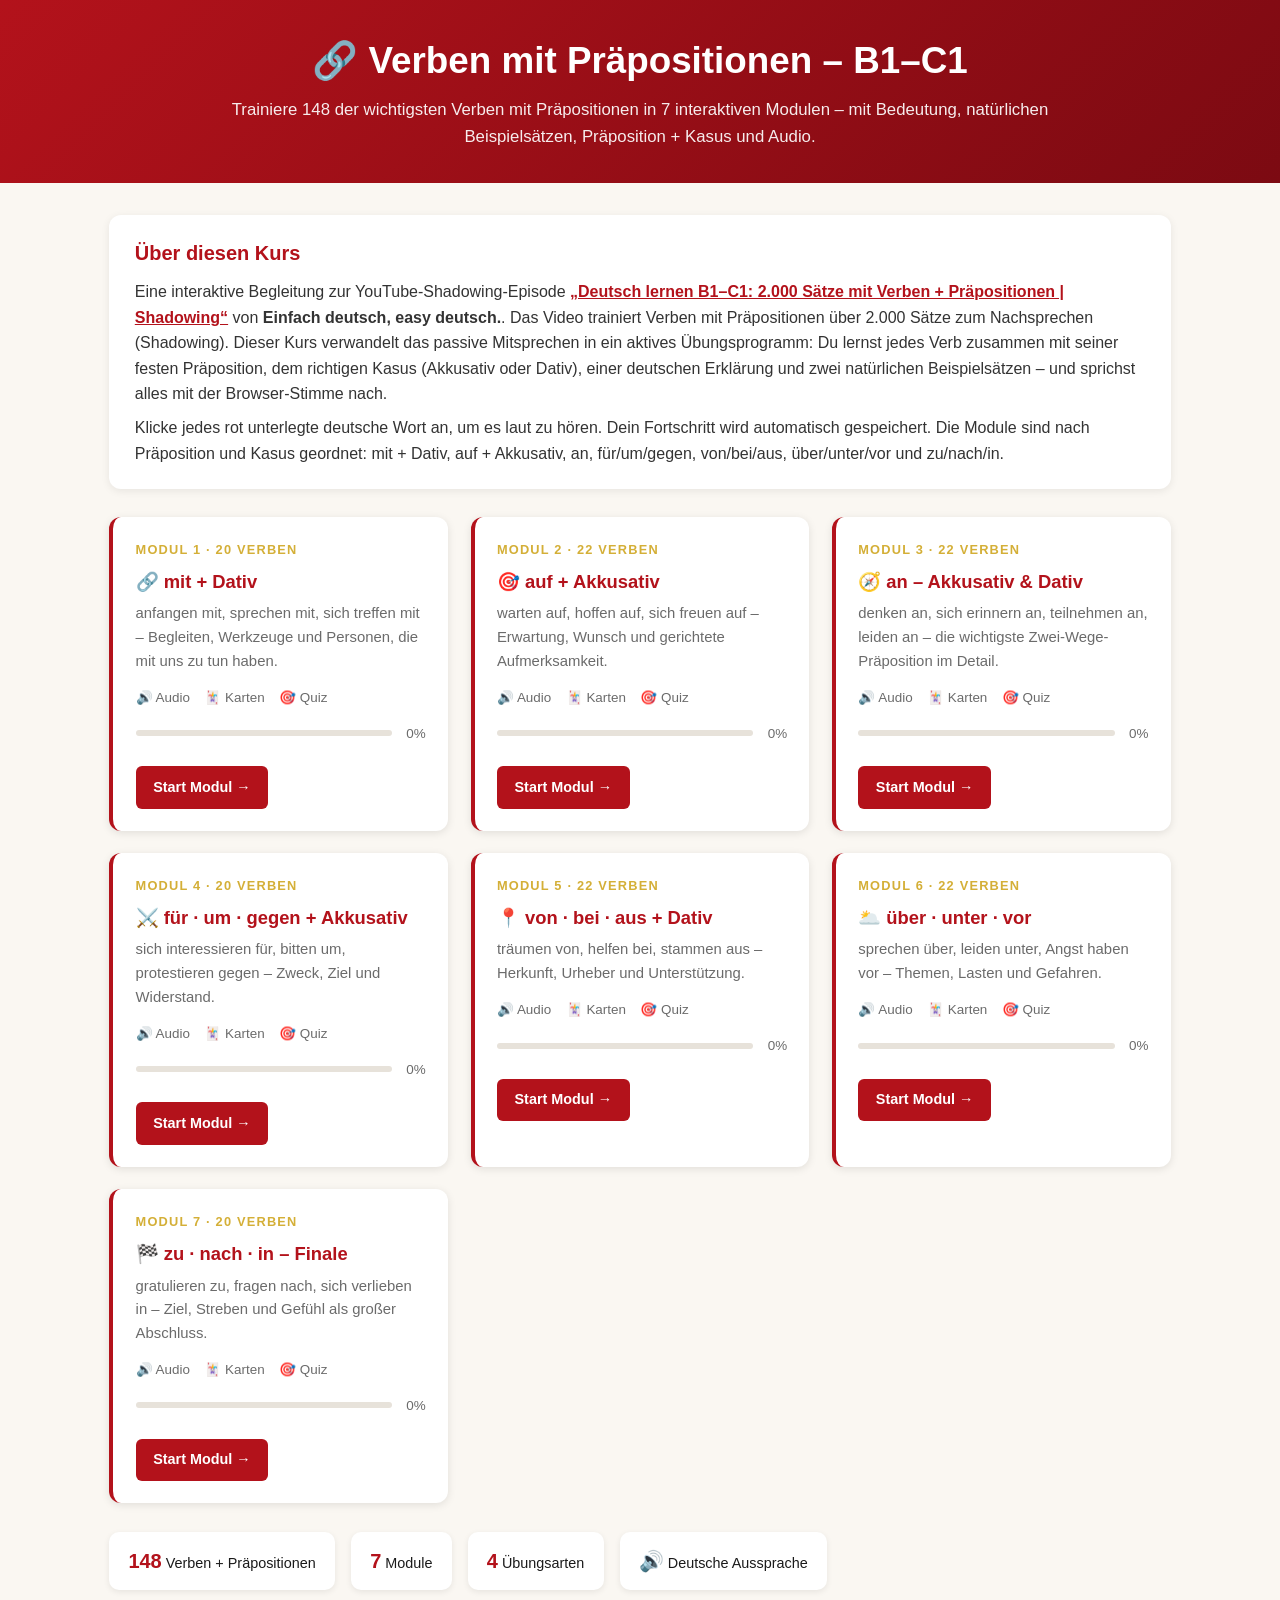
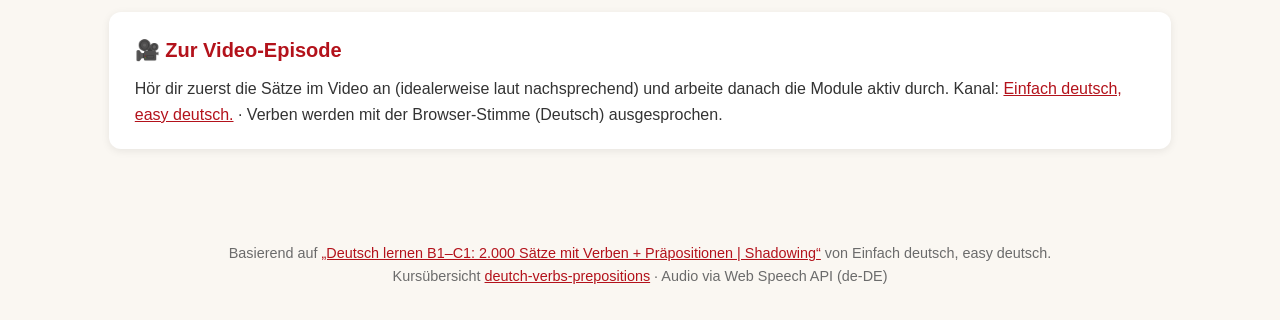
<file: index.html>
<!DOCTYPE html>
<html lang="de">
<head>
<meta charset="UTF-8">
<meta name="viewport" content="width=device-width, initial-scale=1.0">
<title>Verben mit Präpositionen – B1–C1 Shadowing-Training</title>
<style>* { margin: 0; padding: 0; box-sizing: border-box; }
:root { --red:#b3121b; --red-dark:#7c0a12; --gold:#d4af37; --black:#1a1a1a; --grey:#6b6b6b; --cream:#faf7f2; --bg:#f4f4f4; }
body { font-family:-apple-system,BlinkMacSystemFont,'Segoe UI',Roboto,sans-serif; background:var(--cream); color:var(--black); line-height:1.6; }
header { background:linear-gradient(135deg,var(--red) 0%,var(--red-dark) 100%); color:#fff; padding:2rem 1rem; text-align:center; }
header h1 { font-size:clamp(1.5rem,3vw,2.3rem); margin-bottom:.4rem; }
header p { opacity:.92; font-size:1.05rem; max-width:820px; margin:0 auto; }
.container { max-width:1100px; margin:0 auto; padding:2rem 1.2rem; }
.intro { background:#fff; border-radius:12px; padding:1.4rem 1.6rem; margin-bottom:1.8rem; box-shadow:0 2px 8px rgba(0,0,0,.08); }
.intro h2 { color:var(--red); margin-bottom:.6rem; font-size:1.25rem; }
.intro p { color:#333; }
.course-grid { display:grid; grid-template-columns:repeat(auto-fit,minmax(300px,1fr)); gap:1.4rem; margin-bottom:1.8rem; }
.card { background:#fff; border-radius:12px; box-shadow:0 2px 8px rgba(0,0,0,.1); overflow:hidden; transition:transform .2s,box-shadow .2s; border-left:4px solid var(--red); display:flex; flex-direction:column; }
.card:hover { transform:translateY(-3px); box-shadow:0 4px 16px rgba(0,0,0,.16); }
.card-body { padding:1.4rem; flex:1; }
.card .num { color:var(--gold); font-weight:700; font-size:.8rem; text-transform:uppercase; letter-spacing:1.2px; }
.card h3 { color:var(--red); margin:.4rem 0; font-size:1.15rem; }
.card p { color:var(--grey); font-size:.93rem; }
.card .meta { display:flex; gap:.9rem; font-size:.84rem; color:var(--grey); margin:.8rem 0; flex-wrap:wrap; }
.card .bar { height:6px; background:#e7e2da; border-radius:4px; flex:1; min-width:100px; overflow:hidden; align-self:center; }
.card .bar .fill { height:100%; background:linear-gradient(90deg,var(--red),#e0555d); transition:width .4s; }
.card .btn { display:inline-block; margin-top:.6rem; background:var(--red); color:#fff; padding:.6rem 1.1rem; border-radius:6px; text-decoration:none; font-weight:600; font-size:.9rem; text-align:center; transition:background .2s; }
.card .btn:hover { background:var(--red-dark); }
footer { text-align:center; padding:2rem 1rem; color:var(--grey); font-size:.9rem; }
footer a { color:var(--red); }
@media (max-width:600px){ header { padding:1.4rem 1rem; } .course-grid { grid-template-columns:1fr; } }
.stats { display:flex; gap:1rem; flex-wrap:wrap; margin-top:.8rem; }
.stat { background:#fff; border-radius:10px; padding:.8rem 1.2rem; box-shadow:0 2px 6px rgba(0,0,0,.08); font-size:.9rem; }
.stat b { color:var(--red); font-size:1.25rem; }</style>
</head>
<body>
<header>
  <h1>🔗 Verben mit Präpositionen – B1–C1</h1>
  <p>Trainiere 148 der wichtigsten Verben mit Präpositionen in 7 interaktiven Modulen – mit Bedeutung, natürlichen Beispielsätzen, Präposition + Kasus und Audio.</p>
</header>
<div class="container">
  <div class="intro">
    <h2>Über diesen Kurs</h2>
    <p>Eine interaktive Begleitung zur YouTube-Shadowing-Episode
    <a href="https://www.youtube.com/watch?v=x66O3zCSQp8" target="_blank" rel="noopener" style="color:var(--red)"><strong>„Deutsch lernen B1–C1: 2.000 Sätze mit Verben + Präpositionen | Shadowing“</strong></a>
    von <strong>Einfach deutsch, easy deutsch.</strong>. Das Video trainiert Verben mit Präpositionen über 2.000 Sätze zum Nachsprechen (Shadowing). Dieser Kurs verwandelt das passive Mitsprechen in ein aktives Übungsprogramm: Du lernst jedes Verb zusammen mit seiner festen Präposition, dem richtigen Kasus (Akkusativ oder Dativ), einer deutschen Erklärung und zwei natürlichen Beispielsätzen – und sprichst alles mit der Browser-Stimme nach.</p>
    <p style="margin-top:.5rem">Klicke jedes rot unterlegte deutsche Wort an, um es laut zu hören. Dein Fortschritt wird automatisch gespeichert. Die Module sind nach Präposition und Kasus geordnet: mit + Dativ, auf + Akkusativ, an, für/um/gegen, von/bei/aus, über/unter/vor und zu/nach/in.</p>
  </div>
  <div class="course-grid">
<div class="card">
  <div class="card-body">
    <div class="num">Modul 1 · 20 Verben</div>
    <h3>🔗 mit + Dativ</h3>
    <p>anfangen mit, sprechen mit, sich treffen mit – Begleiten, Werkzeuge und Personen, die mit uns zu tun haben.</p>
    <div class="meta"><span>🔊 Audio</span><span>🃏 Karten</span><span>🎯 Quiz</span>
      <div class="bar"><div class="fill" id="bar1" style="width:0%"></div></div>
      <span id="pct1">0%</span>
    </div>
    <a class="btn" href="01-mit-dativ/index.html">Start Modul →</a>
  </div>
</div>
<div class="card">
  <div class="card-body">
    <div class="num">Modul 2 · 22 Verben</div>
    <h3>🎯 auf + Akkusativ</h3>
    <p>warten auf, hoffen auf, sich freuen auf – Erwartung, Wunsch und gerichtete Aufmerksamkeit.</p>
    <div class="meta"><span>🔊 Audio</span><span>🃏 Karten</span><span>🎯 Quiz</span>
      <div class="bar"><div class="fill" id="bar2" style="width:0%"></div></div>
      <span id="pct2">0%</span>
    </div>
    <a class="btn" href="02-auf-akkusativ/index.html">Start Modul →</a>
  </div>
</div>
<div class="card">
  <div class="card-body">
    <div class="num">Modul 3 · 22 Verben</div>
    <h3>🧭 an – Akkusativ &amp; Dativ</h3>
    <p>denken an, sich erinnern an, teilnehmen an, leiden an – die wichtigste Zwei-Wege-Präposition im Detail.</p>
    <div class="meta"><span>🔊 Audio</span><span>🃏 Karten</span><span>🎯 Quiz</span>
      <div class="bar"><div class="fill" id="bar3" style="width:0%"></div></div>
      <span id="pct3">0%</span>
    </div>
    <a class="btn" href="03-an-akkusativ-dativ/index.html">Start Modul →</a>
  </div>
</div>
<div class="card">
  <div class="card-body">
    <div class="num">Modul 4 · 20 Verben</div>
    <h3>⚔️ für · um · gegen + Akkusativ</h3>
    <p>sich interessieren für, bitten um, protestieren gegen – Zweck, Ziel und Widerstand.</p>
    <div class="meta"><span>🔊 Audio</span><span>🃏 Karten</span><span>🎯 Quiz</span>
      <div class="bar"><div class="fill" id="bar4" style="width:0%"></div></div>
      <span id="pct4">0%</span>
    </div>
    <a class="btn" href="04-fuer-um-gegen/index.html">Start Modul →</a>
  </div>
</div>
<div class="card">
  <div class="card-body">
    <div class="num">Modul 5 · 22 Verben</div>
    <h3>📍 von · bei · aus + Dativ</h3>
    <p>träumen von, helfen bei, stammen aus – Herkunft, Urheber und Unterstützung.</p>
    <div class="meta"><span>🔊 Audio</span><span>🃏 Karten</span><span>🎯 Quiz</span>
      <div class="bar"><div class="fill" id="bar5" style="width:0%"></div></div>
      <span id="pct5">0%</span>
    </div>
    <a class="btn" href="05-von-bei-aus/index.html">Start Modul →</a>
  </div>
</div>
<div class="card">
  <div class="card-body">
    <div class="num">Modul 6 · 22 Verben</div>
    <h3>🌥️ über · unter · vor</h3>
    <p>sprechen über, leiden unter, Angst haben vor – Themen, Lasten und Gefahren.</p>
    <div class="meta"><span>🔊 Audio</span><span>🃏 Karten</span><span>🎯 Quiz</span>
      <div class="bar"><div class="fill" id="bar6" style="width:0%"></div></div>
      <span id="pct6">0%</span>
    </div>
    <a class="btn" href="06-ueber-unter-vor/index.html">Start Modul →</a>
  </div>
</div>
<div class="card">
  <div class="card-body">
    <div class="num">Modul 7 · 20 Verben</div>
    <h3>🏁 zu · nach · in – Finale</h3>
    <p>gratulieren zu, fragen nach, sich verlieben in – Ziel, Streben und Gefühl als großer Abschluss.</p>
    <div class="meta"><span>🔊 Audio</span><span>🃏 Karten</span><span>🎯 Quiz</span>
      <div class="bar"><div class="fill" id="bar7" style="width:0%"></div></div>
      <span id="pct7">0%</span>
    </div>
    <a class="btn" href="07-zu-nach-in-finale/index.html">Start Modul →</a>
  </div>
</div></div>
  <div class="stats">
    <div class="stat"><b>148</b> Verben + Präpositionen</div>
    <div class="stat"><b>7</b> Module</div>
    <div class="stat"><b>4</b> Übungsarten</div>
    <div class="stat"><b>🔊</b> Deutsche Aussprache</div>
  </div>
  <div class="intro" style="margin-top:1.4rem">
    <h2>🎥 Zur Video-Episode</h2>
    <p>Hör dir zuerst die Sätze im Video an (idealerweise laut nachsprechend) und arbeite danach die Module aktiv durch. Kanal: <a href="https://www.youtube.com/@einfachdeutsch960" target="_blank" rel="noopener" style="color:var(--red)">Einfach deutsch, easy deutsch.</a> · Verben werden mit der Browser-Stimme (Deutsch) ausgesprochen.</p>
  </div>
</div>
<footer>
  <p>Basierend auf <a href="https://www.youtube.com/watch?v=x66O3zCSQp8" target="_blank">„Deutsch lernen B1–C1: 2.000 Sätze mit Verben + Präpositionen | Shadowing“</a> von Einfach deutsch, easy deutsch.</p>
  <p>Kursübersicht <a href="../index.html">deutch-verbs-prepositions</a> · Audio via Web Speech API (de-DE)</p>
</footer>
<script>
const CATS = [{"id": 1, "verbs": 20}, {"id": 2, "verbs": 22}, {"id": 3, "verbs": 22}, {"id": 4, "verbs": 20}, {"id": 5, "verbs": 22}, {"id": 6, "verbs": 22}, {"id": 7, "verbs": 20}];
function fmt(){
  CATS.forEach(c=>{
    const p = parseInt(localStorage.getItem('dvp-progress-'+c.id)||'0',10);
    document.getElementById('pct'+c.id).textContent = Math.round(p)+'%';
    document.getElementById('bar'+c.id).style.width = Math.round(p)+'%';
  });
}
fmt();
window.addEventListener('storage', fmt);
</script>
</body>
</html>
</file>
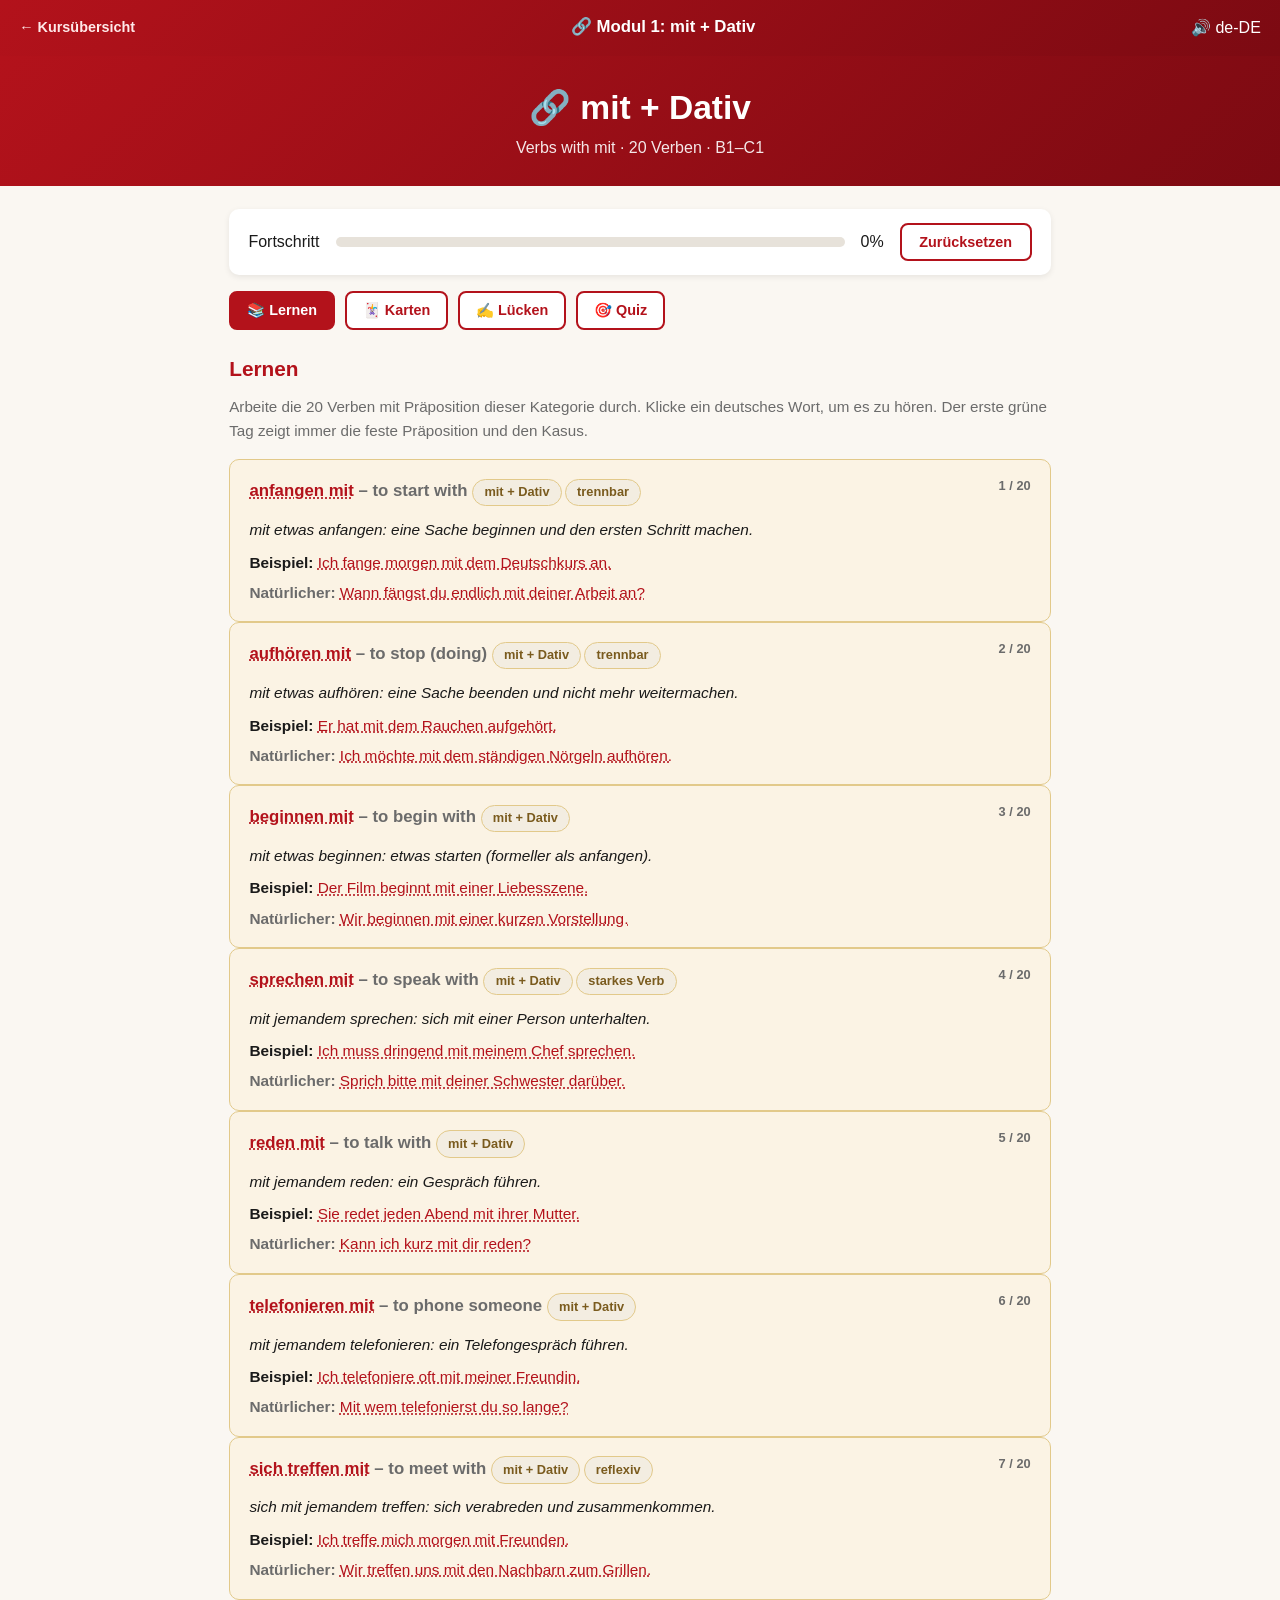
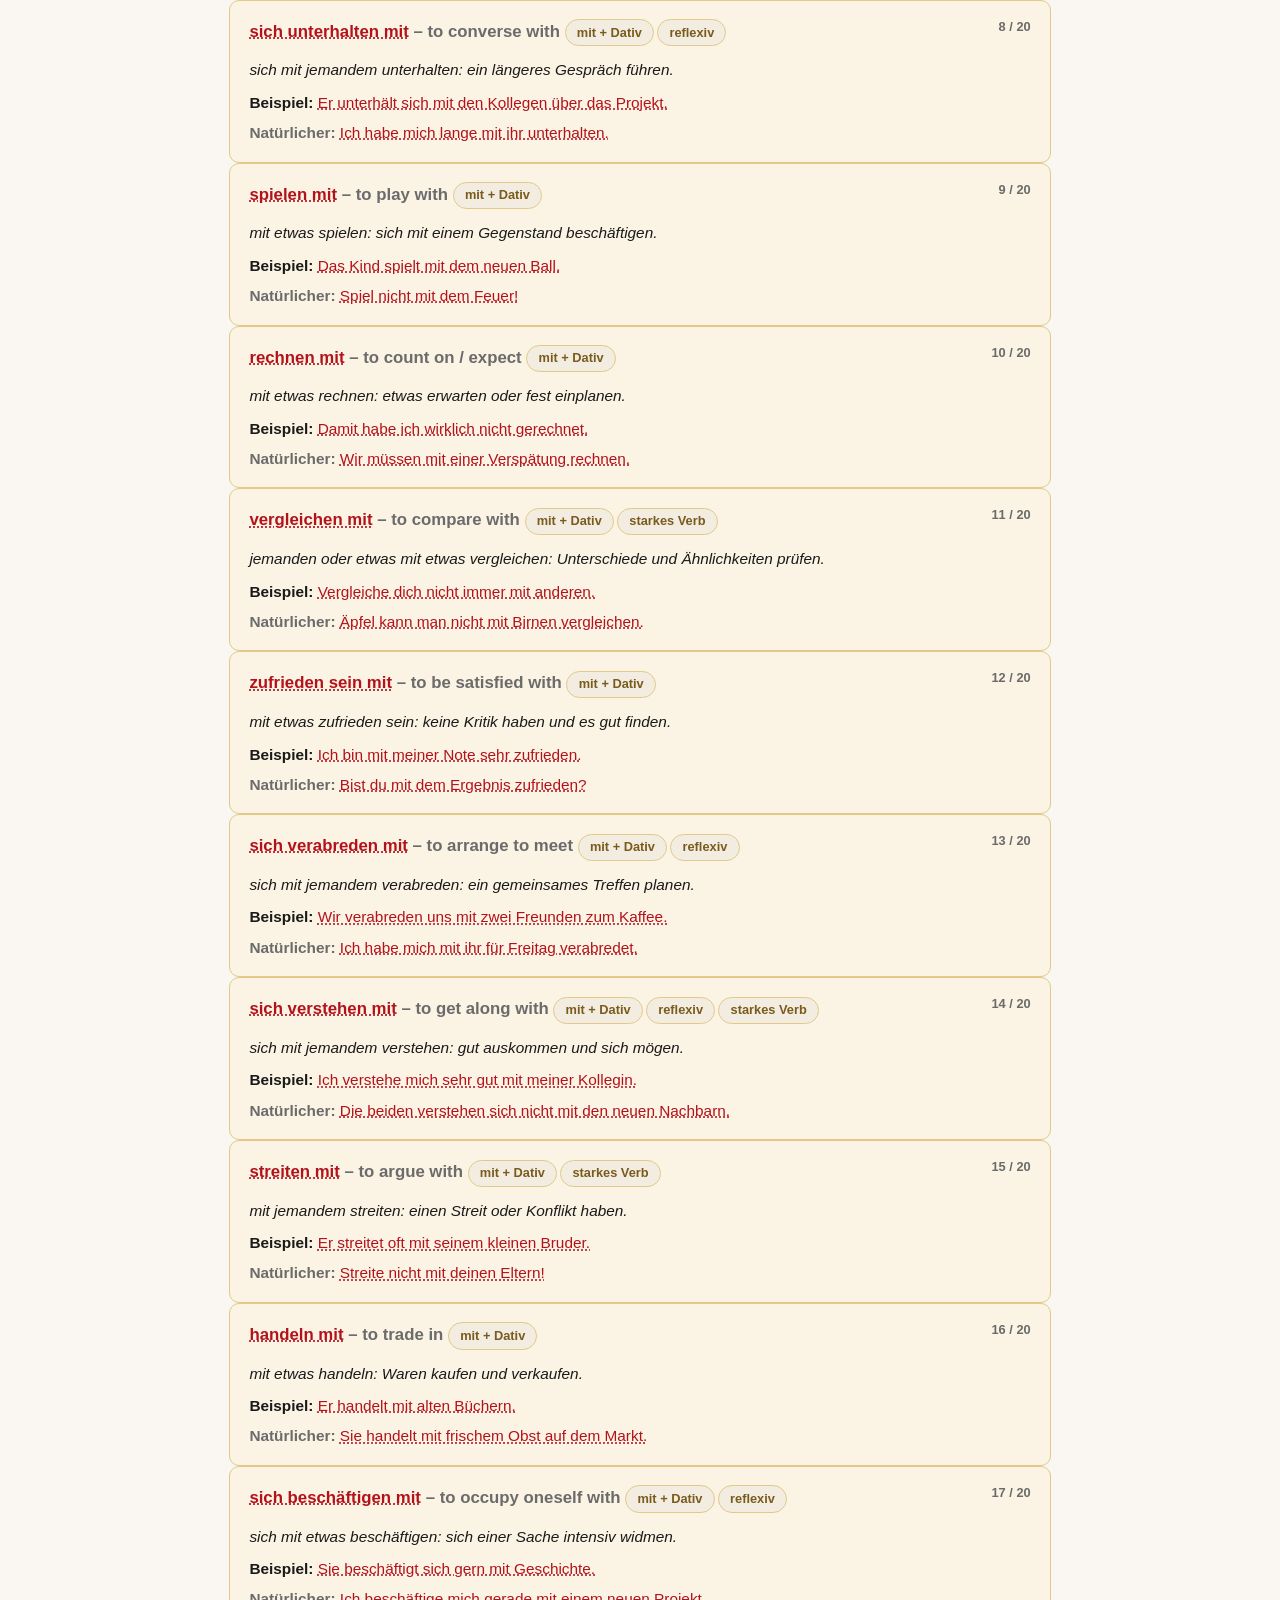
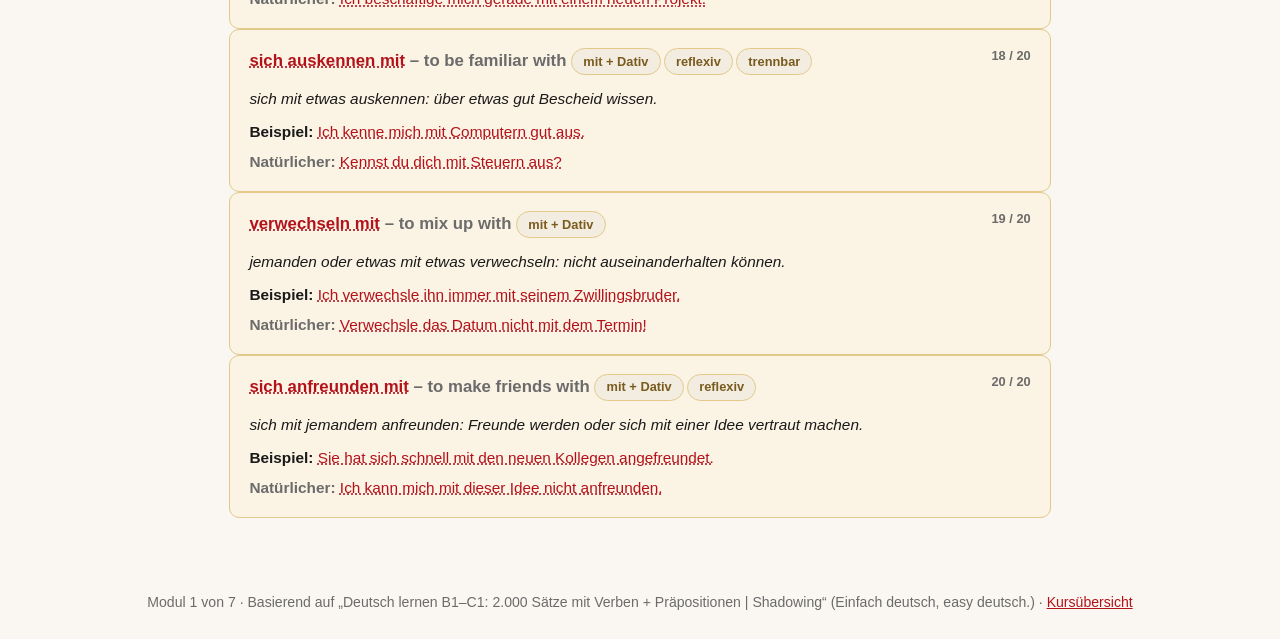
<file: 01-mit-dativ/index.html>
<!DOCTYPE html>
<html lang="de">
<head>
<meta charset="UTF-8">
<meta name="viewport" content="width=device-width, initial-scale=1.0">
<title>Modul 1: mit + Dativ – Verben mit Präpositionen</title>
<style>* { margin:0; padding:0; box-sizing:border-box; }
:root { --red:#b3121b; --red-dark:#7c0a12; --gold:#d4af37; --black:#1a1a1a; --grey:#6b6b6b; --cream:#faf7f2; }
body { font-family:-apple-system,BlinkMacSystemFont,'Segoe UI',Roboto,sans-serif; background:var(--cream); color:var(--black); line-height:1.6; }
.topbar { background:linear-gradient(135deg,var(--red) 0%,var(--red-dark) 100%); color:#fff; padding:.9rem 1.2rem; display:flex; justify-content:space-between; align-items:center; flex-wrap:wrap; gap:.5rem; }
.topbar a { color:#ffe9e9; text-decoration:none; font-weight:600; font-size:.9rem; }
.topbar .title { font-weight:700; font-size:1.05rem; }
header.hdr { background:linear-gradient(135deg,var(--red) 0%,var(--red-dark) 100%); color:#fff; padding:1.6rem 1.2rem; text-align:center; }
header.hdr h1 { font-size:clamp(1.4rem,3vw,2.1rem); }
header.hdr p { opacity:.9; }
.container { max-width:860px; margin:0 auto; padding:1.4rem 1.2rem 3rem; }
.tabs { display:flex; gap:.6rem; flex-wrap:wrap; margin-bottom:1.4rem; }
.tabbtn { border:2px solid var(--red); background:#fff; color:var(--red); padding:.55rem 1rem; border-radius:8px; font-weight:600; cursor:pointer; font-size:.9rem; transition:all .18s; }
.tabbtn.active { background:var(--red); color:#fff; }
.panel { display:none; }
.panel.active { display:block; }
.panel h2 { color:var(--red); margin-bottom:.6rem; font-size:1.3rem; }
.panel p.lede { color:var(--grey); margin-bottom:1rem; font-size:.95rem; }
.speak { color:var(--red); text-decoration:underline dotted; cursor:pointer; }
.progressbox { background:#fff; border-radius:10px; padding:.9rem 1.2rem; box-shadow:0 2px 6px rgba(0,0,0,.08); margin-bottom:1rem; display:flex; align-items:center; gap:1rem; flex-wrap:wrap; }
.progressbox .bar { flex:1; height:10px; background:#e7e2da; border-radius:6px; overflow:hidden; min-width:120px; }
.progressbox .bar .fill { height:100%; background:linear-gradient(90deg,var(--red),#e0555d); transition:width .3s; }
.btn { display:inline-block; background:var(--red); color:#fff; padding:.55rem 1.1rem; border-radius:8px; border:none; font-weight:600; font-size:.9rem; cursor:pointer; transition:background .18s; }
.btn:hover { background:var(--red-dark); }
.btn.gold { background:var(--gold); color:#1a1a1a; }
.btn.ghost { background:#fff; color:var(--red); border:2px solid var(--red); }
.qcard { background:#fff; border-radius:12px; padding:1.3rem 1.5rem; box-shadow:0 2px 8px rgba(0,0,0,.1); margin-bottom:1rem; }
.qcard .q { font-size:1.12rem; margin-bottom:.8rem; }
.qcard .q .german { font-weight:700; color:var(--red); }
.opts { display:grid; gap:.6rem; }
.opt { border:2px solid #ddd; background:#fff; padding:.7rem 1rem; border-radius:8px; cursor:pointer; font-size:.96rem; transition:all .15s; text-align:left; }
.opt:hover { border-color:var(--red); }
.opt.correct { background:#e9f7ec; border-color:#2e9e4f; }
.opt.wrong { background:#fdecec; border-color:#c0392b; }
.reveal { background:#fbf3e4; border:1px solid #e2c98a; border-radius:10px; padding:1rem 1.2rem; margin:.8rem 0 0; font-size:.96rem; }
.reveal .g { font-weight:700; color:var(--red); font-size:1.05rem; }
.reveal .en { color:var(--grey); }
.gramtag { display:inline-block; background:#f3ede1; color:#7a5b1e; border:1px solid #e2c98a; border-radius:20px; padding:.15rem .7rem; font-size:.8rem; margin:.15rem .2rem .15rem 0; }
.navbtns { display:flex; gap:.7rem; margin-top:1rem; flex-wrap:wrap; }
.flipcard { perspective:1000px; cursor:pointer; }
.flipcard .inner { position:relative; width:100%; min-height:220px; transition:transform .5s; transform-style:preserve-3d; }
.flipcard.flipped .inner { transform:rotateY(180deg); }
.face { position:absolute; inset:0; backface-visibility:hidden; -webkit-backface-visibility:hidden; border-radius:14px; padding:1.4rem; display:flex; flex-direction:column; justify-content:center; align-items:center; text-align:center; box-shadow:0 4px 14px rgba(0,0,0,.12); }
.face.front { background:#fff; border:2px solid var(--red); }
.face.front .verb { font-size:1.8rem; font-weight:800; color:var(--red); }
.face.front .hint { color:var(--grey); margin-top:.5rem; font-size:.95rem; }
.face.back { background:var(--red); color:#fff; transform:rotateY(180deg); }
.face.back .en { font-size:1.3rem; font-weight:700; margin-bottom:.6rem; }
.face.back .sent { opacity:.92; }
.empty-note { color:var(--grey); font-size:.9rem; margin-top:.4rem; }
.feedback { font-weight:700; margin-top:.6rem; }
.feedback.ok { color:#2e9e4f; }
.feedback.no { color:#c0392b; }
.feedback.sol { color:var(--grey); font-size:.9rem; font-weight:500; margin-top:.3rem; }
.speak.inline { font-size:.85rem; margin-left:.4rem; }
.qtype { font-size:.85rem; color:var(--grey); margin-bottom:.5rem; }
.qtype-tag { display:inline-block; background:var(--red); color:#fff; border-radius:20px; padding:.12rem .75rem; font-size:.78rem; font-weight:700; text-transform:uppercase; letter-spacing:.4px; vertical-align:middle; }
.qcard.results { text-align:center; border-top:5px solid var(--gold); }
.qcard.results h3 { color:var(--red); margin-bottom:.4rem; font-size:1.4rem; }
.qcard.results .bigscore { font-size:1.15rem; margin:.6rem 0 1rem; }
.qcard.results .navbtns { justify-content:center; }
@media (max-width:560px){ .flipcard .inner { min-height:190px; } .face.front .verb { font-size:1.4rem; } }.face.front .prompt { color:var(--gold); font-weight:700; font-size:.85rem; text-transform:uppercase; letter-spacing:1px; margin-bottom:.4rem; }
.face.front .en { color:var(--grey); margin-top:.4rem; font-size:.95rem; }
.face.back .prep { font-size:1.15rem; font-weight:700; margin-bottom:.5rem; }
.face.back .meaning { opacity:.92; font-size:.9rem; margin-bottom:.5rem; }
</style>
</head>
<body>
<div class="topbar"><a href="../index.html">← Kursübersicht</a><span class="title">🔗 Modul 1: mit + Dativ</span><span>🔊 de-DE</span></div>
<header class="hdr"><h1>🔗 mit + Dativ</h1><p>Verbs with mit · 20 Verben · B1–C1</p></header>
<div class="container">
  <div class="progressbox">
    <span>Fortschritt</span>
    <div class="bar"><div class="fill" id="progFill" style="width:0%"></div></div>
    <span id="progPct">0%</span>
    <button class="btn ghost" onclick="resetProg()">Zurücksetzen</button>
  </div>

  <div class="tabs">
    <button class="tabbtn active" data-tab="study">📚 Lernen</button>
    <button class="tabbtn" data-tab="drill">🃏 Karten</button>
    <button class="tabbtn" data-tab="fill">✍️ Lücken</button>
    <button class="tabbtn" data-tab="quiz">🎯 Quiz</button>
  </div>

  <section class="panel active" id="panel-study">
    <h2>Lernen</h2>
    <p class="lede">Arbeite die 20 Verben mit Präposition dieser Kategorie durch. Klicke ein deutsches Wort, um es zu hören. Der erste grüne Tag zeigt immer die feste Präposition und den Kasus.</p>
    <div id="studyList"></div>
  </section>

  <section class="panel" id="panel-drill">
    <h2>Karten</h2>
    <p class="lede">Sieh das deutsche Verb und überlege, welche Präposition und welcher Kasus dazugehören. Dreh die Karte um, um die Lösung zu sehen.</p>
    <div class="progressbox"><span>Karte</span><span id="drillPos">1 / 20</span><div class="bar"><div class="fill" id="drillFill" style="width:0%"></div></div></div>
    <div class="flipcard" id="flipcard" onclick="flip()">
      <div class="inner">
        <div class="face front">
          <div class="prompt">Welche Präposition?</div>
          <div class="verb" id="drillVerb"></div>
          <div class="en" id="drillEn"></div>
          <div class="hint">Klicke für die Auflösung</div>
        </div>
        <div class="face back">
          <div class="prep" id="drillPrep"></div>
          <div class="sent" id="drillSent"></div>
        </div>
      </div>
    </div>
    <div class="navbtns">
      <button class="btn ghost" onclick="drillPrev()">← Zurück</button>
      <button class="btn" onclick="drillNext()">Weiter →</button>
    </div>
    <p class="empty-note">Karten durchlaufen die Verben in zufälliger Reihenfolge.</p>
  </section>

  <section class="panel" id="panel-fill">
    <h2>Lücken füllen</h2>
    <p class="lede">Vervollständige den Satz mit der passenden Präposition. Wähle die richtige Präposition und klicke auf „Weiter“.</p>
    <div class="progressbox"><span>Frage</span><span id="fillPos">1 / 10</span><div class="bar"><div class="fill" id="fillFill" style="width:0%"></div></div><span>Punkte</span><span id="fillScore">0 / 0</span></div>
    <div id="fillQ"></div>
    <div class="navbtns"><button class="btn ghost" onclick="fillReset()">Neu mischen</button></div>
    <p class="empty-note">10 zufällige Sätze aus dieser Kategorie. Die richtige Präposition wird automatisch erkannt.</p>
  </section>

  <section class="panel" id="panel-quiz">
    <h2>Quiz</h2>
    <p class="lede">10 gemischte Fragetypen: Präposition, Kasus, Übersetzung und Verbwahl. Jede Frage ist oben beschriftet – antworte und klicke auf „Weiter“.</p>
    <div class="progressbox"><span>Frage</span><span id="quizPos">1 / 10</span><div class="bar"><div class="fill" id="quizFill" style="width:0%"></div></div><span>Punkte</span><span id="quizScore">0 / 0</span></div>
    <div id="quizQ"></div>
    <div class="navbtns"><button class="btn ghost" onclick="quizReset()">Neu mischen</button></div>
    <p class="empty-note">10 Fragen, gemischt aus allen 20 Verben mit Präposition dieser Kategorie.</p>
  </section>
</div>
<footer style="text-align:center;padding:1.6rem;color:var(--grey);font-size:.88rem">
  <p>Modul 1 von 7 · Basierend auf „Deutsch lernen B1–C1: 2.000 Sätze mit Verben + Präpositionen | Shadowing“ (Einfach deutsch, easy deutsch.) · <a href="../index.html" style="color:var(--red)">Kursübersicht</a></p>
</footer>
<script>
const VERBS = [{"v": "anfangen mit", "verb": "anfangen", "prep": "mit", "case": "Dativ", "en": "to start with", "meaning": "mit etwas anfangen: eine Sache beginnen und den ersten Schritt machen.", "example": "Ich fange morgen mit dem Deutschkurs an.", "natural": "Wann fängst du endlich mit deiner Arbeit an?", "grammar": "mit + Dativ · trennbar"}, {"v": "aufhören mit", "verb": "aufhören", "prep": "mit", "case": "Dativ", "en": "to stop (doing)", "meaning": "mit etwas aufhören: eine Sache beenden und nicht mehr weitermachen.", "example": "Er hat mit dem Rauchen aufgehört.", "natural": "Ich möchte mit dem ständigen Nörgeln aufhören.", "grammar": "mit + Dativ · trennbar"}, {"v": "beginnen mit", "verb": "beginnen", "prep": "mit", "case": "Dativ", "en": "to begin with", "meaning": "mit etwas beginnen: etwas starten (formeller als anfangen).", "example": "Der Film beginnt mit einer Liebesszene.", "natural": "Wir beginnen mit einer kurzen Vorstellung.", "grammar": "mit + Dativ"}, {"v": "sprechen mit", "verb": "sprechen", "prep": "mit", "case": "Dativ", "en": "to speak with", "meaning": "mit jemandem sprechen: sich mit einer Person unterhalten.", "example": "Ich muss dringend mit meinem Chef sprechen.", "natural": "Sprich bitte mit deiner Schwester darüber.", "grammar": "mit + Dativ · starkes Verb"}, {"v": "reden mit", "verb": "reden", "prep": "mit", "case": "Dativ", "en": "to talk with", "meaning": "mit jemandem reden: ein Gespräch führen.", "example": "Sie redet jeden Abend mit ihrer Mutter.", "natural": "Kann ich kurz mit dir reden?", "grammar": "mit + Dativ"}, {"v": "telefonieren mit", "verb": "telefonieren", "prep": "mit", "case": "Dativ", "en": "to phone someone", "meaning": "mit jemandem telefonieren: ein Telefongespräch führen.", "example": "Ich telefoniere oft mit meiner Freundin.", "natural": "Mit wem telefonierst du so lange?", "grammar": "mit + Dativ"}, {"v": "sich treffen mit", "verb": "sich treffen", "prep": "mit", "case": "Dativ", "en": "to meet with", "meaning": "sich mit jemandem treffen: sich verabreden und zusammenkommen.", "example": "Ich treffe mich morgen mit Freunden.", "natural": "Wir treffen uns mit den Nachbarn zum Grillen.", "grammar": "mit + Dativ · reflexiv"}, {"v": "sich unterhalten mit", "verb": "sich unterhalten", "prep": "mit", "case": "Dativ", "en": "to converse with", "meaning": "sich mit jemandem unterhalten: ein längeres Gespräch führen.", "example": "Er unterhält sich mit den Kollegen über das Projekt.", "natural": "Ich habe mich lange mit ihr unterhalten.", "grammar": "mit + Dativ · reflexiv"}, {"v": "spielen mit", "verb": "spielen", "prep": "mit", "case": "Dativ", "en": "to play with", "meaning": "mit etwas spielen: sich mit einem Gegenstand beschäftigen.", "example": "Das Kind spielt mit dem neuen Ball.", "natural": "Spiel nicht mit dem Feuer!", "grammar": "mit + Dativ"}, {"v": "rechnen mit", "verb": "rechnen", "prep": "mit", "case": "Dativ", "en": "to count on / expect", "meaning": "mit etwas rechnen: etwas erwarten oder fest einplanen.", "example": "Damit habe ich wirklich nicht gerechnet.", "natural": "Wir müssen mit einer Verspätung rechnen.", "grammar": "mit + Dativ"}, {"v": "vergleichen mit", "verb": "vergleichen", "prep": "mit", "case": "Dativ", "en": "to compare with", "meaning": "jemanden oder etwas mit etwas vergleichen: Unterschiede und Ähnlichkeiten prüfen.", "example": "Vergleiche dich nicht immer mit anderen.", "natural": "Äpfel kann man nicht mit Birnen vergleichen.", "grammar": "mit + Dativ · starkes Verb"}, {"v": "zufrieden sein mit", "verb": "zufrieden sein", "prep": "mit", "case": "Dativ", "en": "to be satisfied with", "meaning": "mit etwas zufrieden sein: keine Kritik haben und es gut finden.", "example": "Ich bin mit meiner Note sehr zufrieden.", "natural": "Bist du mit dem Ergebnis zufrieden?", "grammar": "mit + Dativ"}, {"v": "sich verabreden mit", "verb": "sich verabreden", "prep": "mit", "case": "Dativ", "en": "to arrange to meet", "meaning": "sich mit jemandem verabreden: ein gemeinsames Treffen planen.", "example": "Wir verabreden uns mit zwei Freunden zum Kaffee.", "natural": "Ich habe mich mit ihr für Freitag verabredet.", "grammar": "mit + Dativ · reflexiv"}, {"v": "sich verstehen mit", "verb": "sich verstehen", "prep": "mit", "case": "Dativ", "en": "to get along with", "meaning": "sich mit jemandem verstehen: gut auskommen und sich mögen.", "example": "Ich verstehe mich sehr gut mit meiner Kollegin.", "natural": "Die beiden verstehen sich nicht mit den neuen Nachbarn.", "grammar": "mit + Dativ · reflexiv · starkes Verb"}, {"v": "streiten mit", "verb": "streiten", "prep": "mit", "case": "Dativ", "en": "to argue with", "meaning": "mit jemandem streiten: einen Streit oder Konflikt haben.", "example": "Er streitet oft mit seinem kleinen Bruder.", "natural": "Streite nicht mit deinen Eltern!", "grammar": "mit + Dativ · starkes Verb"}, {"v": "handeln mit", "verb": "handeln", "prep": "mit", "case": "Dativ", "en": "to trade in", "meaning": "mit etwas handeln: Waren kaufen und verkaufen.", "example": "Er handelt mit alten Büchern.", "natural": "Sie handelt mit frischem Obst auf dem Markt.", "grammar": "mit + Dativ"}, {"v": "sich beschäftigen mit", "verb": "sich beschäftigen", "prep": "mit", "case": "Dativ", "en": "to occupy oneself with", "meaning": "sich mit etwas beschäftigen: sich einer Sache intensiv widmen.", "example": "Sie beschäftigt sich gern mit Geschichte.", "natural": "Ich beschäftige mich gerade mit einem neuen Projekt.", "grammar": "mit + Dativ · reflexiv"}, {"v": "sich auskennen mit", "verb": "sich auskennen", "prep": "mit", "case": "Dativ", "en": "to be familiar with", "meaning": "sich mit etwas auskennen: über etwas gut Bescheid wissen.", "example": "Ich kenne mich mit Computern gut aus.", "natural": "Kennst du dich mit Steuern aus?", "grammar": "mit + Dativ · reflexiv · trennbar"}, {"v": "verwechseln mit", "verb": "verwechseln", "prep": "mit", "case": "Dativ", "en": "to mix up with", "meaning": "jemanden oder etwas mit etwas verwechseln: nicht auseinanderhalten können.", "example": "Ich verwechsle ihn immer mit seinem Zwillingsbruder.", "natural": "Verwechsle das Datum nicht mit dem Termin!", "grammar": "mit + Dativ"}, {"v": "sich anfreunden mit", "verb": "sich anfreunden", "prep": "mit", "case": "Dativ", "en": "to make friends with", "meaning": "sich mit jemandem anfreunden: Freunde werden oder sich mit einer Idee vertraut machen.", "example": "Sie hat sich schnell mit den neuen Kollegen angefreundet.", "natural": "Ich kann mich mit dieser Idee nicht anfreunden.", "grammar": "mit + Dativ · reflexiv"}];
const CATID = 1;
// =============================================================
//  Verben mit Präpositionen - module app logic
//  Expects VERBS (array) and CATID (int) defined before this file.
// =============================================================
const N = VERBS.length;
const KEY = 'dvp-progress-' + CATID;

const TTS = (() => {
  const u = ('speechSynthesis' in window) ? window.speechSynthesis : null;
  let voice = null;
  if (u) {
    const pick = () => {
      const vs = u.getVoices();
      voice = vs.find(v => v.lang === 'de-DE') || vs.find(v => v.lang && v.lang.slice(0, 2) === 'de') || null;
    };
    pick();
    u.onvoiceschanged = pick;
  }
  return {
    ok: !!u,
    speak(t) {
      if (!u) return;
      u.cancel();
      const x = new SpeechSynthesisUtterance(t);
      x.lang = 'de-DE';
      x.rate = 0.92;
      if (voice) x.voice = voice;
      u.speak(x);
    }
  };
})();

window.speak = function (t) { TTS.speak(t); };

function escHtml(s) {
  return String(s).replace(/&/g, '&amp;').replace(/</g, '&lt;').replace(/>/g, '&gt;');
}

function q(tag, attrs, html) {
  const el = document.createElement(tag);
  for (const k in attrs) el.setAttribute(k, attrs[k]);
  if (html != null) el.innerHTML = html;
  return el;
}

// ---------- progress ----------
function setProg(p) {
  p = Math.max(0, Math.min(100, Math.round(p)));
  localStorage.setItem(KEY, p);
  const f = document.getElementById('progFill');
  const t = document.getElementById('progPct');
  if (f) f.style.width = p + '%';
  if (t) t.textContent = p + '%';
}
function getProg() { return parseInt(localStorage.getItem(KEY) || '0', 10); }
function resetProg() {
  if (confirm('Fortschritt zurücksetzen?')) {
    localStorage.removeItem(KEY);
    setProg(0);
  }
}
setProg(getProg());

// ---------- tabs ----------
document.querySelectorAll('.tabbtn').forEach(b => b.addEventListener('click', () => {
  document.querySelectorAll('.tabbtn').forEach(x => x.classList.remove('active'));
  document.querySelectorAll('.panel').forEach(x => x.classList.remove('active'));
  b.classList.add('active');
  document.getElementById('panel-' + b.dataset.tab).classList.add('active');
}));

// ---------- helpers ----------
function shuffle(a) {
  const arr = a.slice();
  for (let i = arr.length - 1; i > 0; i--) {
    const j = Math.floor(Math.random() * (i + 1));
    [arr[i], arr[j]] = [arr[j], arr[i]];
  }
  return arr;
}

const PREPS = ['an', 'auf', 'aus', 'bei', 'durch', 'für', 'gegen', 'in', 'mit', 'nach', 'über', 'um', 'unter', 'von', 'vor', 'zu'];

// Blank the preposition in a sentence (example preferred, else natural).
function clozeFor(v) {
  const re = new RegExp('\\b' + v.prep.replace(/[.*+?^${}()|[\]\\]/g, '\\$&') + '\\b', 'i');
  for (const c of [{ s: v.example, label: 'Beispiel' }, { s: v.natural, label: 'Natürlicher' }]) {
    const m = c.s.match(re);
    if (m) {
      return {
        blanked: c.s.slice(0, m.index) + '______' + c.s.slice(m.index + m[0].length),
        original: c.s,
        label: c.label,
        hit: m[0]
      };
    }
  }
  return null;
}

// 4 preposition options (1 correct + 3 plausible distractors)
function prepOptions(correct) {
  const seen = new Set([correct.toLowerCase()]);
  const opts = [correct];
  for (const p of shuffle(PREPS)) {
    if (!seen.has(p.toLowerCase())) { seen.add(p.toLowerCase()); opts.push(p); }
    if (opts.length === 4) break;
  }
  return shuffle(opts);
}

// 4 verb+preposition options (1 correct + 3 distractors)
function verbOptions(correctV) {
  const seen = new Set([correctV.toLowerCase()]);
  const opts = [correctV];
  for (const w of shuffle(VERBS.map(x => x.v))) {
    const key = w.toLowerCase();
    if (!seen.has(key)) { seen.add(key); opts.push(w); }
    if (opts.length === 4) break;
  }
  return shuffle(opts);
}

// ---------- study ----------
(function () {
  const list = document.getElementById('studyList');
  VERBS.forEach((v, i) => {
    const tags = escHtml(v.grammar).split('·').map(g => `<span class="gramtag">${g.trim()}</span>`).join('');
    const card = q('div', { className: 'qcard' }, `
      <div class="reveal" style="margin:0">
        <div class="g"><span class="speak" data-speak="verb">${escHtml(v.v)}</span>
          <span class="en">– ${escHtml(v.en)}</span> ${tags}
          <span style="float:right;color:var(--grey);font-size:.8rem">${i + 1} / ${N}</span>
        </div>
        <div style="margin-top:.6rem"><em>${escHtml(v.meaning)}</em></div>
        <div style="margin-top:.5rem"><b>Beispiel:</b> <span class="speak" data-speak="example">${escHtml(v.example)}</span></div>
        <div style="margin-top:.35rem;color:var(--grey)"><b>Natürlicher:</b> <span class="speak" data-speak="natural">${escHtml(v.natural)}</span></div>
      </div>`);
    card.querySelectorAll('.speak[data-speak]').forEach(sp => {
      sp.addEventListener('click', e => {
        e.stopPropagation();
        const kind = sp.dataset.speak;
        TTS.speak(kind === 'verb' ? v.v : kind === 'example' ? v.example : v.natural);
      });
    });
    list.appendChild(card);
  });
})();

// ---------- drill (flashcards) ----------
let drillOrder = shuffle([...Array(N).keys()]);
let drillIdx = 0;

function setDrill() {
  const v = VERBS[drillOrder[drillIdx]];
  const card = document.getElementById('flipcard');
  card.classList.remove('flipped');
  const verbEl = document.getElementById('drillVerb');
  verbEl.className = 'verb speak';
  verbEl.textContent = v.verb;
  verbEl.onclick = (e) => { e.stopPropagation(); TTS.speak(v.v); };
  document.getElementById('drillEn').textContent = v.en;
  document.getElementById('drillPrep').textContent = v.prep + ' + ' + v.case;
  document.getElementById('drillSent').innerHTML =
    '<b>' + escHtml(v.v) + '</b> = ' + escHtml(v.en) + '<br><br><b>Beispiel:</b> ' + escHtml(v.example) + '<br><b>Natürlicher:</b> ' + escHtml(v.natural);
  document.getElementById('drillPos').textContent = (drillIdx + 1) + ' / ' + N;
  document.getElementById('drillFill').style.width = ((drillIdx + 1) / N * 100) + '%';
}
function flip() { document.getElementById('flipcard').classList.toggle('flipped'); }
function drillNext() {
  if (drillIdx === N - 1) {
    drillOrder = shuffle([...Array(N).keys()]);
    drillIdx = 0;
  } else {
    drillIdx++;
  }
  setDrill();
  setProg(getProg() + Math.max(1, Math.round(100 / N)));
}
function drillPrev() {
  if (drillIdx === 0) { setDrill(); return; }
  drillIdx--;
  setDrill();
}
setDrill();

// =============================================================
//  LÜCKEN (Welche Präposition passt?)
// =============================================================
const ROUND_LEN = 10;
let fillItems = [], fillIdx = 0, fillScore = 0, fillAnswered = 0;

function fillScoreElt() { return document.getElementById('fillScore'); }

function genFill() {
  fillItems = shuffle(VERBS.map((v, i) => ({ v, i }))).slice(0, ROUND_LEN);
  fillIdx = 0; fillScore = 0; fillAnswered = 0;
  fillShow();
}

function fillProgress() {
  document.getElementById('fillPos').textContent = (fillIdx + 1) + ' / ' + ROUND_LEN;
  document.getElementById('fillFill').style.width = ((fillIdx + 1) / ROUND_LEN * 100) + '%';
  if (fillScoreElt()) fillScoreElt().textContent = fillScore + ' / ' + fillAnswered + ' richtig';
}

function fillShow() {
  fillProgress();
  const it = fillItems[fillIdx];
  const v = VERBS[it.i];
  const cloze = clozeFor(v);
  const opts = prepOptions(v.prep);

  let inner;
  if (cloze) {
    inner = `
      <p class="qtype">Welche Präposition passt in den Satz? <span class="qtype-tag">${cloze.label}</span></p>
      <div class="q"><em>„${escHtml(cloze.blanked)}“</em>
        <span class="speak inline" data-say="${escHtml(cloze.original)}">🔊 anhören</span></div>
      <div class="opts">${opts.map(o => `<button class="opt" data-ok="${o === v.prep ? '1' : '0'}">${escHtml(o)}</button>`).join('')}</div>`;
  } else {
    inner = `
      <p class="qtype">Welche Präposition gehört zu „${escHtml(v.verb)}“?</p>
      <div class="q"><em>„${escHtml(v.meaning)}“</em></div>
      <div class="opts">${opts.map(o => `<button class="opt" data-ok="${o === v.prep ? '1' : '0'}">${escHtml(o)}</button>`).join('')}</div>`;
  }
  const box = q('div', { className: 'qcard' }, inner + `<div id="fillFb"></div>`);
  box.querySelectorAll('.opt').forEach(b => b.addEventListener('click', () => fillPick(b, v)));
  box.querySelectorAll('.speak[data-say]').forEach(sp => sp.addEventListener('click', e => { e.stopPropagation(); TTS.speak(sp.dataset.say); }));
  const host = document.getElementById('fillQ');
  host.innerHTML = '';
  host.appendChild(box);
}

function fillPick(btn, v) {
  if (btn.disabled) return;
  boxdisabled('#fillQ .opt');
  const ok = btn.dataset.ok === '1';
  btn.classList.add(ok ? 'correct' : 'wrong');
  fillAnswered++;
  if (ok) fillScore++;

  const cloze = clozeFor(v);
  const fb = document.getElementById('fillFb');
  const sol = cloze
    ? `Die Lösung: <span class="speak" data-sol="${escHtml(cloze.original)}">„${escHtml(cloze.original)}“</span>`
    : `Die Lösung: <b>${escHtml(v.v)}</b>`;

  fb.innerHTML = (ok
    ? `<div class="feedback ok">Richtig! 🎉</div>`
    : `<div class="feedback no">Nicht ganz – <b>${escHtml(v.v)}</b> (${escHtml(v.en)})</div>`)
    + `<div class="feedback sol">${sol}</div>`;

  fb.querySelectorAll('.speak').forEach(sp => sp.addEventListener('click', e => { e.stopPropagation(); TTS.speak(sp.dataset.sol); }));

  fillProgress();
  setProg(getProg() + 1);

  const btnWrap = q('div', { className: 'navbtns' },
    fillIdx < ROUND_LEN - 1
      ? `<button class="btn">Weiter →</button>`
      : `<button class="btn">Ergebnis anzeigen 🏁</button>`);
  btnWrap.querySelector('button').addEventListener('click', () => {
    if (fillIdx < ROUND_LEN - 1) { fillIdx++; fillShow(); }
    else fillResult();
  });
  fb.appendChild(btnWrap);
}

function fillResult() {
  const host = document.getElementById('fillQ');
  host.innerHTML = '';
  const card = q('div', { className: 'qcard results' }, `
    <h3>🏁 Runde geschafft</h3>
    <p class="bigscore">Du hast <b>${fillScore}</b> von <b>${ROUND_LEN}</b> Sätzen richtig ergänzt.</p>
    <div class="navbtns">
      <button class="btn" id="fillAgain">Nochmal spielen</button>
      <button class="btn ghost" onclick="document.querySelector('[data-tab=drill]').click()">Zu den Karten</button>
    </div>`);
  card.querySelector('#fillAgain').addEventListener('click', genFill);
  host.appendChild(card);
  fillProgress();
}
function boxdisabled(sel) { [...document.querySelectorAll(sel)].forEach(o => o.disabled = true); }
function fillReset() { genFill(); }
genFill();

// =============================================================
//  QUIZ
// =============================================================
let quizItems = [], quizIdx = 0, quizScore = 0, quizAnswered = 0;

function quizScoreElt() { return document.getElementById('quizScore'); }

function genQuiz() {
  quizItems = shuffle(VERBS.map((v, i) => ({ v, i }))).slice(0, ROUND_LEN);
  quizIdx = 0; quizScore = 0; quizAnswered = 0;
  quizShow();
}

function quizProgress() {
  document.getElementById('quizPos').textContent = (quizIdx + 1) + ' / ' + ROUND_LEN;
  document.getElementById('quizFill').style.width = ((quizIdx + 1) / ROUND_LEN * 100) + '%';
  if (quizScoreElt()) quizScoreElt().textContent = quizScore + ' / ' + quizAnswered + ' richtig';
}

function quizShow() {
  quizProgress();
  const it = quizItems[quizIdx];
  const v = VERBS[it.i];

  // fixed per item -> predictable and balanced
  const tpl = (it.i * 7 + quizIdx) % 4;
  const pool = shuffle(VERBS.filter(x => x.i !== it.i));

  let badge, qhtml, opts, correct;

  if (tpl === 0) {            // Welche Präposition?
    badge = 'Präposition';
    correct = v.prep;
    const cloze = clozeFor(v);
    if (cloze) {
      qhtml = `Welche Präposition passt in den Satz? <span class="speak inline" data-say="${escHtml(cloze.original)}">🔊 anhören</span>
        <div class="q" style="margin-top:.6rem"><em>„${escHtml(cloze.blanked)}“</em></div>`;
    } else {
      qhtml = `Welche Präposition gehört zu „<b>${escHtml(v.verb)}</b>“? <em>${escHtml(v.meaning)}</em>`;
    }
    opts = prepOptions(v.prep);
  } else if (tpl === 1) {     // Akkusativ oder Dativ?
    badge = 'Kasus';
    correct = v.case;
    qhtml = `Welchen Fall verlangt „<b>${escHtml(v.v)}</b>“?`;
    opts = ['Akkusativ', 'Dativ'];
  } else if (tpl === 2) {     // Deutsch -> Englisch
    badge = 'Deutsch → Englisch';
    correct = v.en;
    qhtml = `Was bedeutet „<b>${escHtml(v.v)}</b>“? <span class="speak inline" data-say="${escHtml(v.v)}">🔊 anhören</span>`;
    const seen = new Set([v.en]); const o = [v.en];
    for (const d of pool) { if (!seen.has(d.en.toLowerCase())) { seen.add(d.en.toLowerCase()); o.push(d.en); } if (o.length === 4) break; }
    opts = shuffle(o);
  } else {                    // Englisch -> Deutsch
    badge = 'Englisch → Deutsch';
    correct = v.v;
    qhtml = `Wie heißt „<b>${escHtml(v.en)}</b>“ auf Deutsch?`;
    opts = verbOptions(v.v);
  }

  const box = q('div', { className: 'qcard' }, `
    <p class="qtype"><span class="qtype-tag">${badge}</span></p>
    <div class="q">${qhtml}</div>
    <div class="opts">${opts.map(o => `<button class="opt" data-ok="${String(o) === String(correct) ? '1' : '0'}">${escHtml(o)}</button>`).join('')}</div>
    <div id="quizFb"></div>`);
  box.querySelectorAll('.opt').forEach(b => b.addEventListener('click', () => quizPick(b, String(correct), v)));
  box.querySelectorAll('.speak[data-say]').forEach(sp => sp.addEventListener('click', e => { e.stopPropagation(); TTS.speak(sp.dataset.say); }));
  const host = document.getElementById('quizQ');
  host.innerHTML = '';
  host.appendChild(box);
}

function quizPick(btn, correct, v) {
  if (btn.disabled) return;
  boxdisabled('#quizQ .opt');
  const ok = btn.dataset.ok === '1';
  btn.classList.add(ok ? 'correct' : 'wrong');
  quizAnswered++;
  if (ok) quizScore++;

  const fb = document.getElementById('quizFb');
  let extra = '';
  if (!ok) extra = `<div class="feedback sol">Antwort: <b>${escHtml(correct)}</b> · ${escHtml(v.v)} (${escHtml(v.prep)} + ${escHtml(v.case)})</div>`;
  fb.innerHTML = (ok
    ? `<div class="feedback ok">Richtig! 🎉</div>`
    : `<div class="feedback no">Leider falsch.</div>`)
    + extra;

  quizProgress();
  setProg(getProg() + 1);

  const btnWrap = q('div', { className: 'navbtns' },
    quizIdx < ROUND_LEN - 1
      ? `<button class="btn">Weiter →</button>`
      : `<button class="btn">Ergebnis anzeigen 🏁</button>`);
  btnWrap.querySelector('button').addEventListener('click', () => {
    if (quizIdx < ROUND_LEN - 1) { quizIdx++; quizShow(); }
    else quizResult();
  });
  fb.appendChild(btnWrap);
}

function quizResult() {
  const host = document.getElementById('quizQ');
  host.innerHTML = '';
  const card = q('div', { className: 'qcard results' }, `
    <h3>🏁 Quiz geschafft</h3>
    <p class="bigscore">Du hast <b>${quizScore}</b> von <b>${ROUND_LEN}</b> Fragen richtig beantwortet.</p>
    <div class="navbtns">
      <button class="btn" id="quizAgain">Nochmal spielen</button>
      <button class="btn ghost" onclick="document.querySelector('[data-tab=drill]').click()">Zu den Karten</button>
    </div>`);
  card.querySelector('#quizAgain').addEventListener('click', genQuiz);
  host.appendChild(card);
  quizProgress();
}
function quizReset() { genQuiz(); }
genQuiz();

</script>
</body>
</html>
</file>
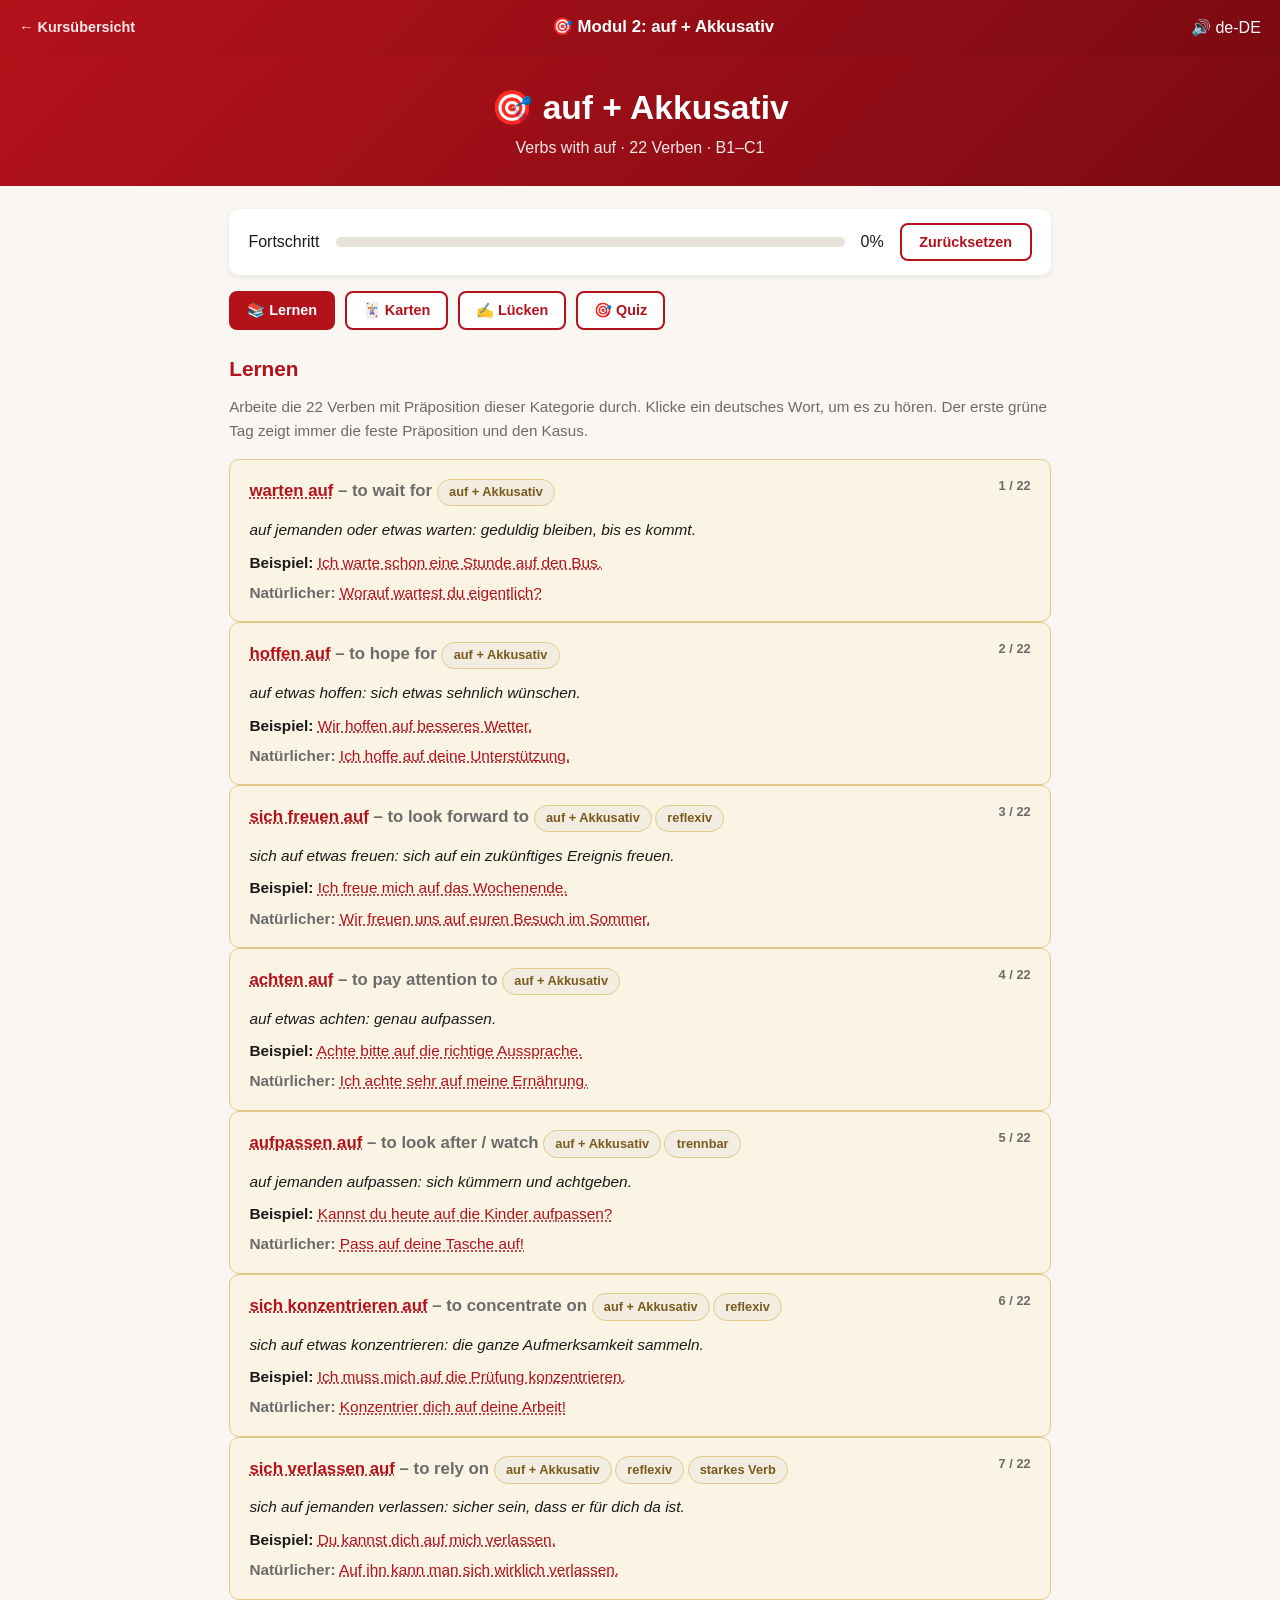
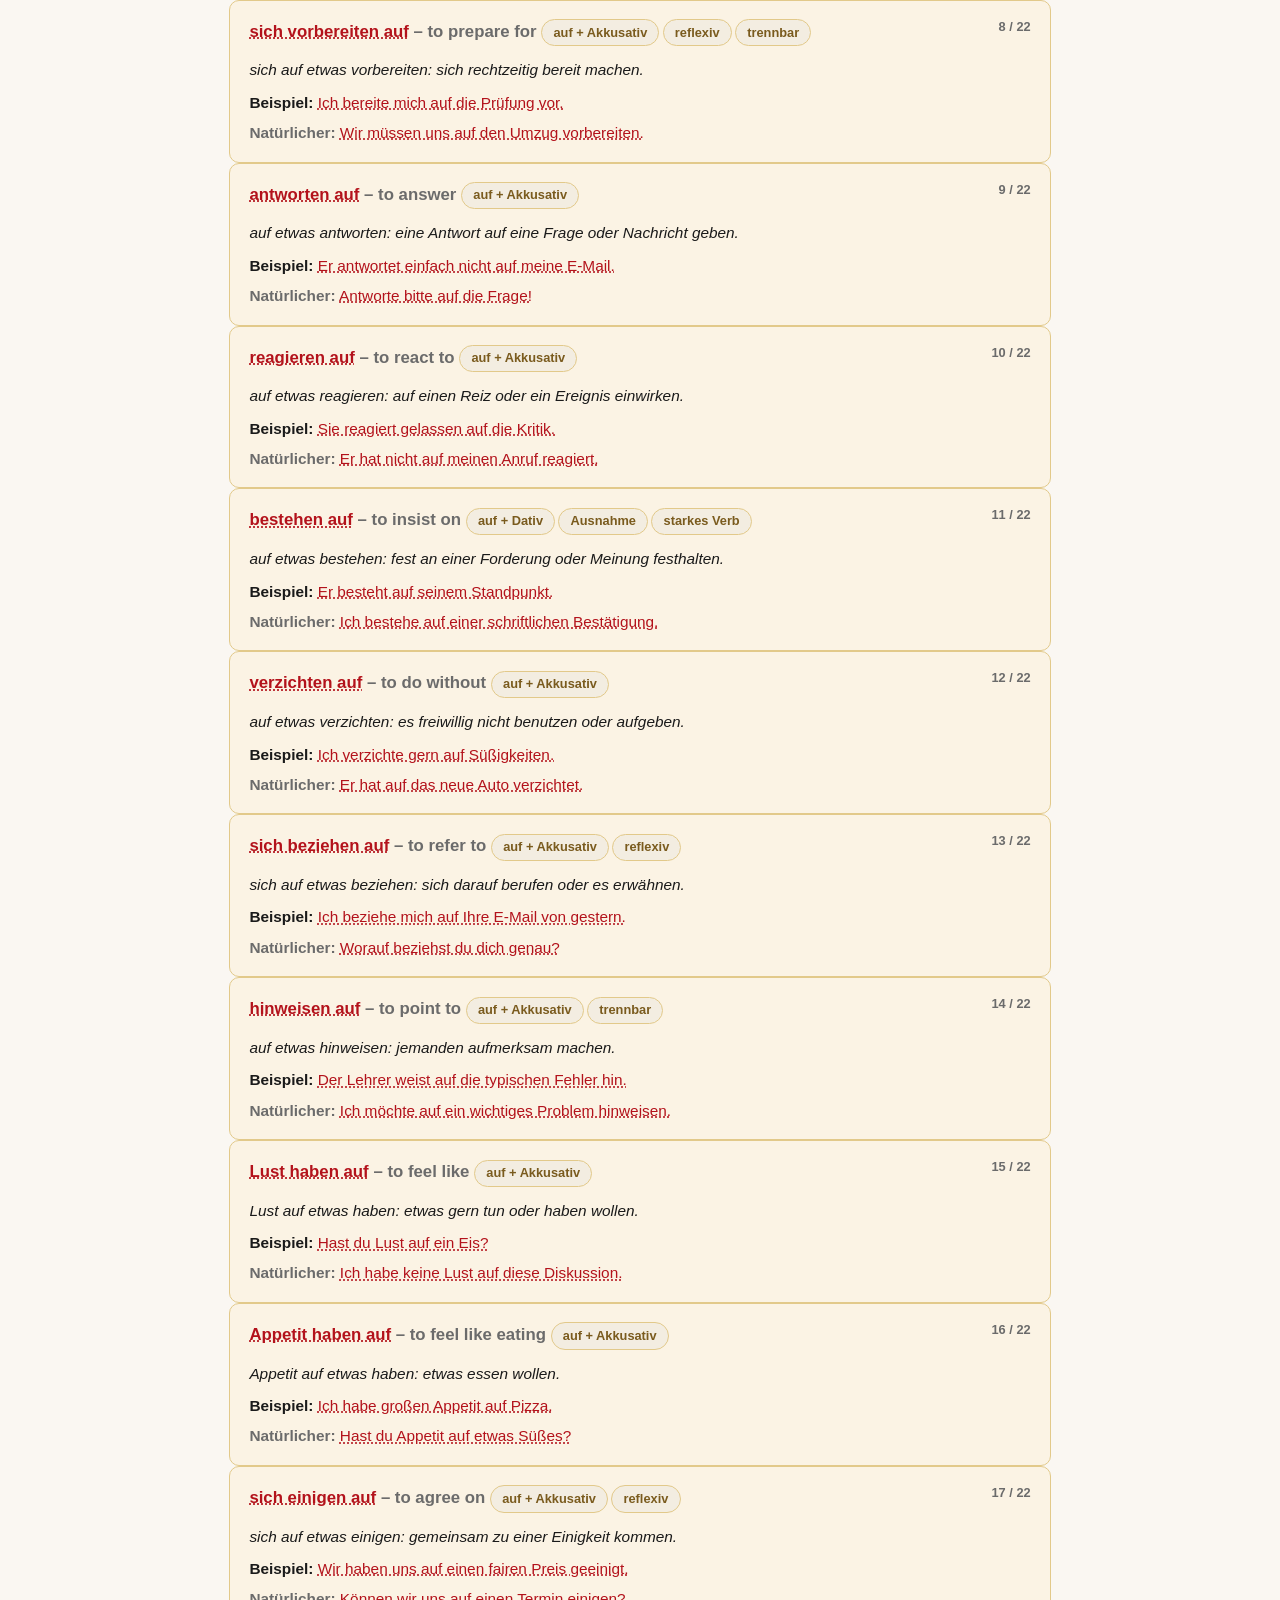
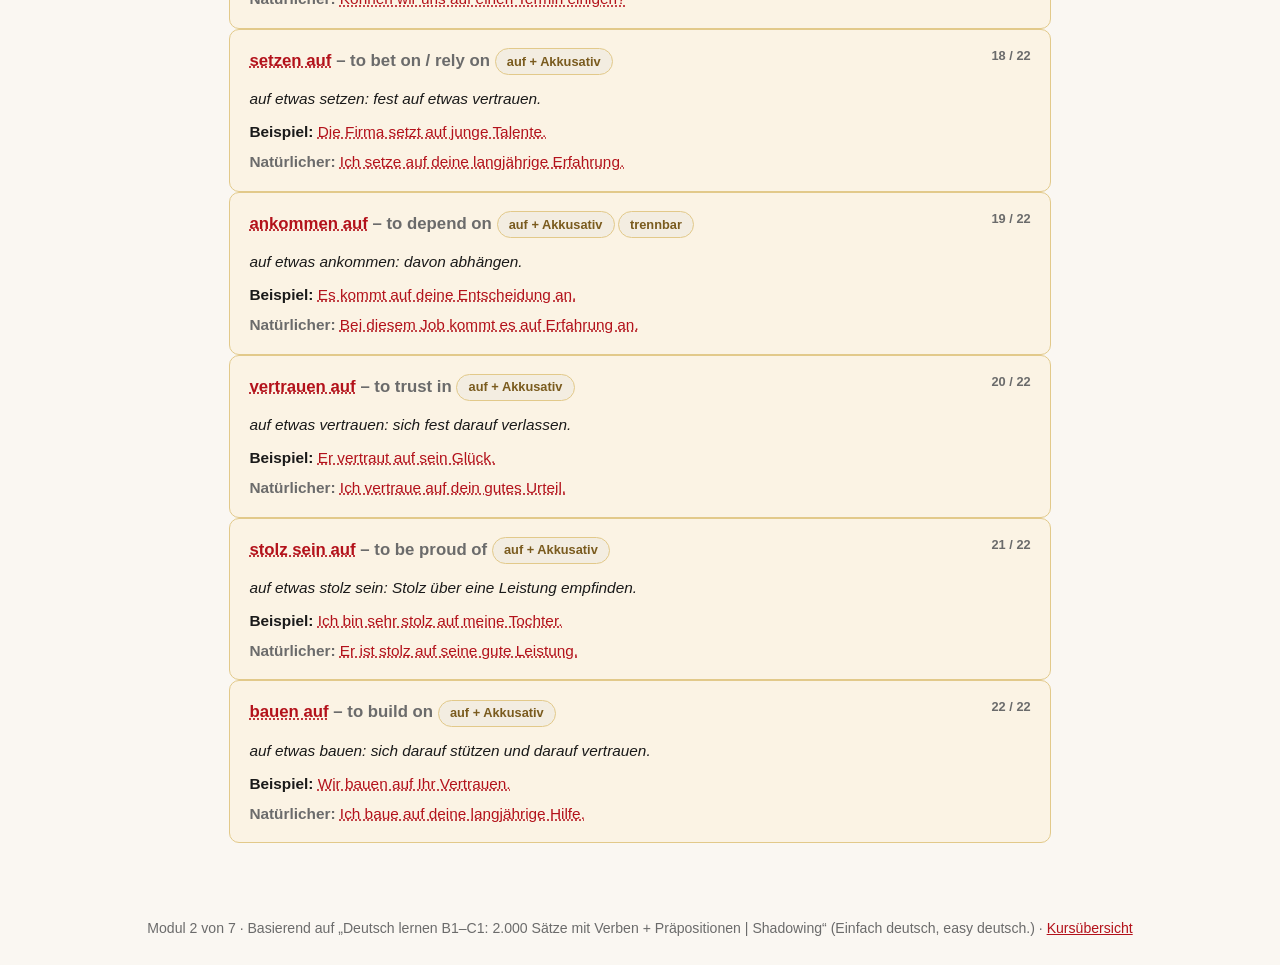
<file: 02-auf-akkusativ/index.html>
<!DOCTYPE html>
<html lang="de">
<head>
<meta charset="UTF-8">
<meta name="viewport" content="width=device-width, initial-scale=1.0">
<title>Modul 2: auf + Akkusativ – Verben mit Präpositionen</title>
<style>* { margin:0; padding:0; box-sizing:border-box; }
:root { --red:#b3121b; --red-dark:#7c0a12; --gold:#d4af37; --black:#1a1a1a; --grey:#6b6b6b; --cream:#faf7f2; }
body { font-family:-apple-system,BlinkMacSystemFont,'Segoe UI',Roboto,sans-serif; background:var(--cream); color:var(--black); line-height:1.6; }
.topbar { background:linear-gradient(135deg,var(--red) 0%,var(--red-dark) 100%); color:#fff; padding:.9rem 1.2rem; display:flex; justify-content:space-between; align-items:center; flex-wrap:wrap; gap:.5rem; }
.topbar a { color:#ffe9e9; text-decoration:none; font-weight:600; font-size:.9rem; }
.topbar .title { font-weight:700; font-size:1.05rem; }
header.hdr { background:linear-gradient(135deg,var(--red) 0%,var(--red-dark) 100%); color:#fff; padding:1.6rem 1.2rem; text-align:center; }
header.hdr h1 { font-size:clamp(1.4rem,3vw,2.1rem); }
header.hdr p { opacity:.9; }
.container { max-width:860px; margin:0 auto; padding:1.4rem 1.2rem 3rem; }
.tabs { display:flex; gap:.6rem; flex-wrap:wrap; margin-bottom:1.4rem; }
.tabbtn { border:2px solid var(--red); background:#fff; color:var(--red); padding:.55rem 1rem; border-radius:8px; font-weight:600; cursor:pointer; font-size:.9rem; transition:all .18s; }
.tabbtn.active { background:var(--red); color:#fff; }
.panel { display:none; }
.panel.active { display:block; }
.panel h2 { color:var(--red); margin-bottom:.6rem; font-size:1.3rem; }
.panel p.lede { color:var(--grey); margin-bottom:1rem; font-size:.95rem; }
.speak { color:var(--red); text-decoration:underline dotted; cursor:pointer; }
.progressbox { background:#fff; border-radius:10px; padding:.9rem 1.2rem; box-shadow:0 2px 6px rgba(0,0,0,.08); margin-bottom:1rem; display:flex; align-items:center; gap:1rem; flex-wrap:wrap; }
.progressbox .bar { flex:1; height:10px; background:#e7e2da; border-radius:6px; overflow:hidden; min-width:120px; }
.progressbox .bar .fill { height:100%; background:linear-gradient(90deg,var(--red),#e0555d); transition:width .3s; }
.btn { display:inline-block; background:var(--red); color:#fff; padding:.55rem 1.1rem; border-radius:8px; border:none; font-weight:600; font-size:.9rem; cursor:pointer; transition:background .18s; }
.btn:hover { background:var(--red-dark); }
.btn.gold { background:var(--gold); color:#1a1a1a; }
.btn.ghost { background:#fff; color:var(--red); border:2px solid var(--red); }
.qcard { background:#fff; border-radius:12px; padding:1.3rem 1.5rem; box-shadow:0 2px 8px rgba(0,0,0,.1); margin-bottom:1rem; }
.qcard .q { font-size:1.12rem; margin-bottom:.8rem; }
.qcard .q .german { font-weight:700; color:var(--red); }
.opts { display:grid; gap:.6rem; }
.opt { border:2px solid #ddd; background:#fff; padding:.7rem 1rem; border-radius:8px; cursor:pointer; font-size:.96rem; transition:all .15s; text-align:left; }
.opt:hover { border-color:var(--red); }
.opt.correct { background:#e9f7ec; border-color:#2e9e4f; }
.opt.wrong { background:#fdecec; border-color:#c0392b; }
.reveal { background:#fbf3e4; border:1px solid #e2c98a; border-radius:10px; padding:1rem 1.2rem; margin:.8rem 0 0; font-size:.96rem; }
.reveal .g { font-weight:700; color:var(--red); font-size:1.05rem; }
.reveal .en { color:var(--grey); }
.gramtag { display:inline-block; background:#f3ede1; color:#7a5b1e; border:1px solid #e2c98a; border-radius:20px; padding:.15rem .7rem; font-size:.8rem; margin:.15rem .2rem .15rem 0; }
.navbtns { display:flex; gap:.7rem; margin-top:1rem; flex-wrap:wrap; }
.flipcard { perspective:1000px; cursor:pointer; }
.flipcard .inner { position:relative; width:100%; min-height:220px; transition:transform .5s; transform-style:preserve-3d; }
.flipcard.flipped .inner { transform:rotateY(180deg); }
.face { position:absolute; inset:0; backface-visibility:hidden; -webkit-backface-visibility:hidden; border-radius:14px; padding:1.4rem; display:flex; flex-direction:column; justify-content:center; align-items:center; text-align:center; box-shadow:0 4px 14px rgba(0,0,0,.12); }
.face.front { background:#fff; border:2px solid var(--red); }
.face.front .verb { font-size:1.8rem; font-weight:800; color:var(--red); }
.face.front .hint { color:var(--grey); margin-top:.5rem; font-size:.95rem; }
.face.back { background:var(--red); color:#fff; transform:rotateY(180deg); }
.face.back .en { font-size:1.3rem; font-weight:700; margin-bottom:.6rem; }
.face.back .sent { opacity:.92; }
.empty-note { color:var(--grey); font-size:.9rem; margin-top:.4rem; }
.feedback { font-weight:700; margin-top:.6rem; }
.feedback.ok { color:#2e9e4f; }
.feedback.no { color:#c0392b; }
.feedback.sol { color:var(--grey); font-size:.9rem; font-weight:500; margin-top:.3rem; }
.speak.inline { font-size:.85rem; margin-left:.4rem; }
.qtype { font-size:.85rem; color:var(--grey); margin-bottom:.5rem; }
.qtype-tag { display:inline-block; background:var(--red); color:#fff; border-radius:20px; padding:.12rem .75rem; font-size:.78rem; font-weight:700; text-transform:uppercase; letter-spacing:.4px; vertical-align:middle; }
.qcard.results { text-align:center; border-top:5px solid var(--gold); }
.qcard.results h3 { color:var(--red); margin-bottom:.4rem; font-size:1.4rem; }
.qcard.results .bigscore { font-size:1.15rem; margin:.6rem 0 1rem; }
.qcard.results .navbtns { justify-content:center; }
@media (max-width:560px){ .flipcard .inner { min-height:190px; } .face.front .verb { font-size:1.4rem; } }.face.front .prompt { color:var(--gold); font-weight:700; font-size:.85rem; text-transform:uppercase; letter-spacing:1px; margin-bottom:.4rem; }
.face.front .en { color:var(--grey); margin-top:.4rem; font-size:.95rem; }
.face.back .prep { font-size:1.15rem; font-weight:700; margin-bottom:.5rem; }
.face.back .meaning { opacity:.92; font-size:.9rem; margin-bottom:.5rem; }
</style>
</head>
<body>
<div class="topbar"><a href="../index.html">← Kursübersicht</a><span class="title">🎯 Modul 2: auf + Akkusativ</span><span>🔊 de-DE</span></div>
<header class="hdr"><h1>🎯 auf + Akkusativ</h1><p>Verbs with auf · 22 Verben · B1–C1</p></header>
<div class="container">
  <div class="progressbox">
    <span>Fortschritt</span>
    <div class="bar"><div class="fill" id="progFill" style="width:0%"></div></div>
    <span id="progPct">0%</span>
    <button class="btn ghost" onclick="resetProg()">Zurücksetzen</button>
  </div>

  <div class="tabs">
    <button class="tabbtn active" data-tab="study">📚 Lernen</button>
    <button class="tabbtn" data-tab="drill">🃏 Karten</button>
    <button class="tabbtn" data-tab="fill">✍️ Lücken</button>
    <button class="tabbtn" data-tab="quiz">🎯 Quiz</button>
  </div>

  <section class="panel active" id="panel-study">
    <h2>Lernen</h2>
    <p class="lede">Arbeite die 22 Verben mit Präposition dieser Kategorie durch. Klicke ein deutsches Wort, um es zu hören. Der erste grüne Tag zeigt immer die feste Präposition und den Kasus.</p>
    <div id="studyList"></div>
  </section>

  <section class="panel" id="panel-drill">
    <h2>Karten</h2>
    <p class="lede">Sieh das deutsche Verb und überlege, welche Präposition und welcher Kasus dazugehören. Dreh die Karte um, um die Lösung zu sehen.</p>
    <div class="progressbox"><span>Karte</span><span id="drillPos">1 / 22</span><div class="bar"><div class="fill" id="drillFill" style="width:0%"></div></div></div>
    <div class="flipcard" id="flipcard" onclick="flip()">
      <div class="inner">
        <div class="face front">
          <div class="prompt">Welche Präposition?</div>
          <div class="verb" id="drillVerb"></div>
          <div class="en" id="drillEn"></div>
          <div class="hint">Klicke für die Auflösung</div>
        </div>
        <div class="face back">
          <div class="prep" id="drillPrep"></div>
          <div class="sent" id="drillSent"></div>
        </div>
      </div>
    </div>
    <div class="navbtns">
      <button class="btn ghost" onclick="drillPrev()">← Zurück</button>
      <button class="btn" onclick="drillNext()">Weiter →</button>
    </div>
    <p class="empty-note">Karten durchlaufen die Verben in zufälliger Reihenfolge.</p>
  </section>

  <section class="panel" id="panel-fill">
    <h2>Lücken füllen</h2>
    <p class="lede">Vervollständige den Satz mit der passenden Präposition. Wähle die richtige Präposition und klicke auf „Weiter“.</p>
    <div class="progressbox"><span>Frage</span><span id="fillPos">1 / 10</span><div class="bar"><div class="fill" id="fillFill" style="width:0%"></div></div><span>Punkte</span><span id="fillScore">0 / 0</span></div>
    <div id="fillQ"></div>
    <div class="navbtns"><button class="btn ghost" onclick="fillReset()">Neu mischen</button></div>
    <p class="empty-note">10 zufällige Sätze aus dieser Kategorie. Die richtige Präposition wird automatisch erkannt.</p>
  </section>

  <section class="panel" id="panel-quiz">
    <h2>Quiz</h2>
    <p class="lede">10 gemischte Fragetypen: Präposition, Kasus, Übersetzung und Verbwahl. Jede Frage ist oben beschriftet – antworte und klicke auf „Weiter“.</p>
    <div class="progressbox"><span>Frage</span><span id="quizPos">1 / 10</span><div class="bar"><div class="fill" id="quizFill" style="width:0%"></div></div><span>Punkte</span><span id="quizScore">0 / 0</span></div>
    <div id="quizQ"></div>
    <div class="navbtns"><button class="btn ghost" onclick="quizReset()">Neu mischen</button></div>
    <p class="empty-note">10 Fragen, gemischt aus allen 22 Verben mit Präposition dieser Kategorie.</p>
  </section>
</div>
<footer style="text-align:center;padding:1.6rem;color:var(--grey);font-size:.88rem">
  <p>Modul 2 von 7 · Basierend auf „Deutsch lernen B1–C1: 2.000 Sätze mit Verben + Präpositionen | Shadowing“ (Einfach deutsch, easy deutsch.) · <a href="../index.html" style="color:var(--red)">Kursübersicht</a></p>
</footer>
<script>
const VERBS = [{"v": "warten auf", "verb": "warten", "prep": "auf", "case": "Akkusativ", "en": "to wait for", "meaning": "auf jemanden oder etwas warten: geduldig bleiben, bis es kommt.", "example": "Ich warte schon eine Stunde auf den Bus.", "natural": "Worauf wartest du eigentlich?", "grammar": "auf + Akkusativ"}, {"v": "hoffen auf", "verb": "hoffen", "prep": "auf", "case": "Akkusativ", "en": "to hope for", "meaning": "auf etwas hoffen: sich etwas sehnlich wünschen.", "example": "Wir hoffen auf besseres Wetter.", "natural": "Ich hoffe auf deine Unterstützung.", "grammar": "auf + Akkusativ"}, {"v": "sich freuen auf", "verb": "sich freuen", "prep": "auf", "case": "Akkusativ", "en": "to look forward to", "meaning": "sich auf etwas freuen: sich auf ein zukünftiges Ereignis freuen.", "example": "Ich freue mich auf das Wochenende.", "natural": "Wir freuen uns auf euren Besuch im Sommer.", "grammar": "auf + Akkusativ · reflexiv"}, {"v": "achten auf", "verb": "achten", "prep": "auf", "case": "Akkusativ", "en": "to pay attention to", "meaning": "auf etwas achten: genau aufpassen.", "example": "Achte bitte auf die richtige Aussprache.", "natural": "Ich achte sehr auf meine Ernährung.", "grammar": "auf + Akkusativ"}, {"v": "aufpassen auf", "verb": "aufpassen", "prep": "auf", "case": "Akkusativ", "en": "to look after / watch", "meaning": "auf jemanden aufpassen: sich kümmern und achtgeben.", "example": "Kannst du heute auf die Kinder aufpassen?", "natural": "Pass auf deine Tasche auf!", "grammar": "auf + Akkusativ · trennbar"}, {"v": "sich konzentrieren auf", "verb": "sich konzentrieren", "prep": "auf", "case": "Akkusativ", "en": "to concentrate on", "meaning": "sich auf etwas konzentrieren: die ganze Aufmerksamkeit sammeln.", "example": "Ich muss mich auf die Prüfung konzentrieren.", "natural": "Konzentrier dich auf deine Arbeit!", "grammar": "auf + Akkusativ · reflexiv"}, {"v": "sich verlassen auf", "verb": "sich verlassen", "prep": "auf", "case": "Akkusativ", "en": "to rely on", "meaning": "sich auf jemanden verlassen: sicher sein, dass er für dich da ist.", "example": "Du kannst dich auf mich verlassen.", "natural": "Auf ihn kann man sich wirklich verlassen.", "grammar": "auf + Akkusativ · reflexiv · starkes Verb"}, {"v": "sich vorbereiten auf", "verb": "sich vorbereiten", "prep": "auf", "case": "Akkusativ", "en": "to prepare for", "meaning": "sich auf etwas vorbereiten: sich rechtzeitig bereit machen.", "example": "Ich bereite mich auf die Prüfung vor.", "natural": "Wir müssen uns auf den Umzug vorbereiten.", "grammar": "auf + Akkusativ · reflexiv · trennbar"}, {"v": "antworten auf", "verb": "antworten", "prep": "auf", "case": "Akkusativ", "en": "to answer", "meaning": "auf etwas antworten: eine Antwort auf eine Frage oder Nachricht geben.", "example": "Er antwortet einfach nicht auf meine E-Mail.", "natural": "Antworte bitte auf die Frage!", "grammar": "auf + Akkusativ"}, {"v": "reagieren auf", "verb": "reagieren", "prep": "auf", "case": "Akkusativ", "en": "to react to", "meaning": "auf etwas reagieren: auf einen Reiz oder ein Ereignis einwirken.", "example": "Sie reagiert gelassen auf die Kritik.", "natural": "Er hat nicht auf meinen Anruf reagiert.", "grammar": "auf + Akkusativ"}, {"v": "bestehen auf", "verb": "bestehen", "prep": "auf", "case": "Dativ", "en": "to insist on", "meaning": "auf etwas bestehen: fest an einer Forderung oder Meinung festhalten.", "example": "Er besteht auf seinem Standpunkt.", "natural": "Ich bestehe auf einer schriftlichen Bestätigung.", "grammar": "auf + Dativ · Ausnahme · starkes Verb"}, {"v": "verzichten auf", "verb": "verzichten", "prep": "auf", "case": "Akkusativ", "en": "to do without", "meaning": "auf etwas verzichten: es freiwillig nicht benutzen oder aufgeben.", "example": "Ich verzichte gern auf Süßigkeiten.", "natural": "Er hat auf das neue Auto verzichtet.", "grammar": "auf + Akkusativ"}, {"v": "sich beziehen auf", "verb": "sich beziehen", "prep": "auf", "case": "Akkusativ", "en": "to refer to", "meaning": "sich auf etwas beziehen: sich darauf berufen oder es erwähnen.", "example": "Ich beziehe mich auf Ihre E-Mail von gestern.", "natural": "Worauf beziehst du dich genau?", "grammar": "auf + Akkusativ · reflexiv"}, {"v": "hinweisen auf", "verb": "hinweisen", "prep": "auf", "case": "Akkusativ", "en": "to point to", "meaning": "auf etwas hinweisen: jemanden aufmerksam machen.", "example": "Der Lehrer weist auf die typischen Fehler hin.", "natural": "Ich möchte auf ein wichtiges Problem hinweisen.", "grammar": "auf + Akkusativ · trennbar"}, {"v": "Lust haben auf", "verb": "Lust haben", "prep": "auf", "case": "Akkusativ", "en": "to feel like", "meaning": "Lust auf etwas haben: etwas gern tun oder haben wollen.", "example": "Hast du Lust auf ein Eis?", "natural": "Ich habe keine Lust auf diese Diskussion.", "grammar": "auf + Akkusativ"}, {"v": "Appetit haben auf", "verb": "Appetit haben", "prep": "auf", "case": "Akkusativ", "en": "to feel like eating", "meaning": "Appetit auf etwas haben: etwas essen wollen.", "example": "Ich habe großen Appetit auf Pizza.", "natural": "Hast du Appetit auf etwas Süßes?", "grammar": "auf + Akkusativ"}, {"v": "sich einigen auf", "verb": "sich einigen", "prep": "auf", "case": "Akkusativ", "en": "to agree on", "meaning": "sich auf etwas einigen: gemeinsam zu einer Einigkeit kommen.", "example": "Wir haben uns auf einen fairen Preis geeinigt.", "natural": "Können wir uns auf einen Termin einigen?", "grammar": "auf + Akkusativ · reflexiv"}, {"v": "setzen auf", "verb": "setzen", "prep": "auf", "case": "Akkusativ", "en": "to bet on / rely on", "meaning": "auf etwas setzen: fest auf etwas vertrauen.", "example": "Die Firma setzt auf junge Talente.", "natural": "Ich setze auf deine langjährige Erfahrung.", "grammar": "auf + Akkusativ"}, {"v": "ankommen auf", "verb": "ankommen", "prep": "auf", "case": "Akkusativ", "en": "to depend on", "meaning": "auf etwas ankommen: davon abhängen.", "example": "Es kommt auf deine Entscheidung an.", "natural": "Bei diesem Job kommt es auf Erfahrung an.", "grammar": "auf + Akkusativ · trennbar"}, {"v": "vertrauen auf", "verb": "vertrauen", "prep": "auf", "case": "Akkusativ", "en": "to trust in", "meaning": "auf etwas vertrauen: sich fest darauf verlassen.", "example": "Er vertraut auf sein Glück.", "natural": "Ich vertraue auf dein gutes Urteil.", "grammar": "auf + Akkusativ"}, {"v": "stolz sein auf", "verb": "stolz sein", "prep": "auf", "case": "Akkusativ", "en": "to be proud of", "meaning": "auf etwas stolz sein: Stolz über eine Leistung empfinden.", "example": "Ich bin sehr stolz auf meine Tochter.", "natural": "Er ist stolz auf seine gute Leistung.", "grammar": "auf + Akkusativ"}, {"v": "bauen auf", "verb": "bauen", "prep": "auf", "case": "Akkusativ", "en": "to build on", "meaning": "auf etwas bauen: sich darauf stützen und darauf vertrauen.", "example": "Wir bauen auf Ihr Vertrauen.", "natural": "Ich baue auf deine langjährige Hilfe.", "grammar": "auf + Akkusativ"}];
const CATID = 2;
// =============================================================
//  Verben mit Präpositionen - module app logic
//  Expects VERBS (array) and CATID (int) defined before this file.
// =============================================================
const N = VERBS.length;
const KEY = 'dvp-progress-' + CATID;

const TTS = (() => {
  const u = ('speechSynthesis' in window) ? window.speechSynthesis : null;
  let voice = null;
  if (u) {
    const pick = () => {
      const vs = u.getVoices();
      voice = vs.find(v => v.lang === 'de-DE') || vs.find(v => v.lang && v.lang.slice(0, 2) === 'de') || null;
    };
    pick();
    u.onvoiceschanged = pick;
  }
  return {
    ok: !!u,
    speak(t) {
      if (!u) return;
      u.cancel();
      const x = new SpeechSynthesisUtterance(t);
      x.lang = 'de-DE';
      x.rate = 0.92;
      if (voice) x.voice = voice;
      u.speak(x);
    }
  };
})();

window.speak = function (t) { TTS.speak(t); };

function escHtml(s) {
  return String(s).replace(/&/g, '&amp;').replace(/</g, '&lt;').replace(/>/g, '&gt;');
}

function q(tag, attrs, html) {
  const el = document.createElement(tag);
  for (const k in attrs) el.setAttribute(k, attrs[k]);
  if (html != null) el.innerHTML = html;
  return el;
}

// ---------- progress ----------
function setProg(p) {
  p = Math.max(0, Math.min(100, Math.round(p)));
  localStorage.setItem(KEY, p);
  const f = document.getElementById('progFill');
  const t = document.getElementById('progPct');
  if (f) f.style.width = p + '%';
  if (t) t.textContent = p + '%';
}
function getProg() { return parseInt(localStorage.getItem(KEY) || '0', 10); }
function resetProg() {
  if (confirm('Fortschritt zurücksetzen?')) {
    localStorage.removeItem(KEY);
    setProg(0);
  }
}
setProg(getProg());

// ---------- tabs ----------
document.querySelectorAll('.tabbtn').forEach(b => b.addEventListener('click', () => {
  document.querySelectorAll('.tabbtn').forEach(x => x.classList.remove('active'));
  document.querySelectorAll('.panel').forEach(x => x.classList.remove('active'));
  b.classList.add('active');
  document.getElementById('panel-' + b.dataset.tab).classList.add('active');
}));

// ---------- helpers ----------
function shuffle(a) {
  const arr = a.slice();
  for (let i = arr.length - 1; i > 0; i--) {
    const j = Math.floor(Math.random() * (i + 1));
    [arr[i], arr[j]] = [arr[j], arr[i]];
  }
  return arr;
}

const PREPS = ['an', 'auf', 'aus', 'bei', 'durch', 'für', 'gegen', 'in', 'mit', 'nach', 'über', 'um', 'unter', 'von', 'vor', 'zu'];

// Blank the preposition in a sentence (example preferred, else natural).
function clozeFor(v) {
  const re = new RegExp('\\b' + v.prep.replace(/[.*+?^${}()|[\]\\]/g, '\\$&') + '\\b', 'i');
  for (const c of [{ s: v.example, label: 'Beispiel' }, { s: v.natural, label: 'Natürlicher' }]) {
    const m = c.s.match(re);
    if (m) {
      return {
        blanked: c.s.slice(0, m.index) + '______' + c.s.slice(m.index + m[0].length),
        original: c.s,
        label: c.label,
        hit: m[0]
      };
    }
  }
  return null;
}

// 4 preposition options (1 correct + 3 plausible distractors)
function prepOptions(correct) {
  const seen = new Set([correct.toLowerCase()]);
  const opts = [correct];
  for (const p of shuffle(PREPS)) {
    if (!seen.has(p.toLowerCase())) { seen.add(p.toLowerCase()); opts.push(p); }
    if (opts.length === 4) break;
  }
  return shuffle(opts);
}

// 4 verb+preposition options (1 correct + 3 distractors)
function verbOptions(correctV) {
  const seen = new Set([correctV.toLowerCase()]);
  const opts = [correctV];
  for (const w of shuffle(VERBS.map(x => x.v))) {
    const key = w.toLowerCase();
    if (!seen.has(key)) { seen.add(key); opts.push(w); }
    if (opts.length === 4) break;
  }
  return shuffle(opts);
}

// ---------- study ----------
(function () {
  const list = document.getElementById('studyList');
  VERBS.forEach((v, i) => {
    const tags = escHtml(v.grammar).split('·').map(g => `<span class="gramtag">${g.trim()}</span>`).join('');
    const card = q('div', { className: 'qcard' }, `
      <div class="reveal" style="margin:0">
        <div class="g"><span class="speak" data-speak="verb">${escHtml(v.v)}</span>
          <span class="en">– ${escHtml(v.en)}</span> ${tags}
          <span style="float:right;color:var(--grey);font-size:.8rem">${i + 1} / ${N}</span>
        </div>
        <div style="margin-top:.6rem"><em>${escHtml(v.meaning)}</em></div>
        <div style="margin-top:.5rem"><b>Beispiel:</b> <span class="speak" data-speak="example">${escHtml(v.example)}</span></div>
        <div style="margin-top:.35rem;color:var(--grey)"><b>Natürlicher:</b> <span class="speak" data-speak="natural">${escHtml(v.natural)}</span></div>
      </div>`);
    card.querySelectorAll('.speak[data-speak]').forEach(sp => {
      sp.addEventListener('click', e => {
        e.stopPropagation();
        const kind = sp.dataset.speak;
        TTS.speak(kind === 'verb' ? v.v : kind === 'example' ? v.example : v.natural);
      });
    });
    list.appendChild(card);
  });
})();

// ---------- drill (flashcards) ----------
let drillOrder = shuffle([...Array(N).keys()]);
let drillIdx = 0;

function setDrill() {
  const v = VERBS[drillOrder[drillIdx]];
  const card = document.getElementById('flipcard');
  card.classList.remove('flipped');
  const verbEl = document.getElementById('drillVerb');
  verbEl.className = 'verb speak';
  verbEl.textContent = v.verb;
  verbEl.onclick = (e) => { e.stopPropagation(); TTS.speak(v.v); };
  document.getElementById('drillEn').textContent = v.en;
  document.getElementById('drillPrep').textContent = v.prep + ' + ' + v.case;
  document.getElementById('drillSent').innerHTML =
    '<b>' + escHtml(v.v) + '</b> = ' + escHtml(v.en) + '<br><br><b>Beispiel:</b> ' + escHtml(v.example) + '<br><b>Natürlicher:</b> ' + escHtml(v.natural);
  document.getElementById('drillPos').textContent = (drillIdx + 1) + ' / ' + N;
  document.getElementById('drillFill').style.width = ((drillIdx + 1) / N * 100) + '%';
}
function flip() { document.getElementById('flipcard').classList.toggle('flipped'); }
function drillNext() {
  if (drillIdx === N - 1) {
    drillOrder = shuffle([...Array(N).keys()]);
    drillIdx = 0;
  } else {
    drillIdx++;
  }
  setDrill();
  setProg(getProg() + Math.max(1, Math.round(100 / N)));
}
function drillPrev() {
  if (drillIdx === 0) { setDrill(); return; }
  drillIdx--;
  setDrill();
}
setDrill();

// =============================================================
//  LÜCKEN (Welche Präposition passt?)
// =============================================================
const ROUND_LEN = 10;
let fillItems = [], fillIdx = 0, fillScore = 0, fillAnswered = 0;

function fillScoreElt() { return document.getElementById('fillScore'); }

function genFill() {
  fillItems = shuffle(VERBS.map((v, i) => ({ v, i }))).slice(0, ROUND_LEN);
  fillIdx = 0; fillScore = 0; fillAnswered = 0;
  fillShow();
}

function fillProgress() {
  document.getElementById('fillPos').textContent = (fillIdx + 1) + ' / ' + ROUND_LEN;
  document.getElementById('fillFill').style.width = ((fillIdx + 1) / ROUND_LEN * 100) + '%';
  if (fillScoreElt()) fillScoreElt().textContent = fillScore + ' / ' + fillAnswered + ' richtig';
}

function fillShow() {
  fillProgress();
  const it = fillItems[fillIdx];
  const v = VERBS[it.i];
  const cloze = clozeFor(v);
  const opts = prepOptions(v.prep);

  let inner;
  if (cloze) {
    inner = `
      <p class="qtype">Welche Präposition passt in den Satz? <span class="qtype-tag">${cloze.label}</span></p>
      <div class="q"><em>„${escHtml(cloze.blanked)}“</em>
        <span class="speak inline" data-say="${escHtml(cloze.original)}">🔊 anhören</span></div>
      <div class="opts">${opts.map(o => `<button class="opt" data-ok="${o === v.prep ? '1' : '0'}">${escHtml(o)}</button>`).join('')}</div>`;
  } else {
    inner = `
      <p class="qtype">Welche Präposition gehört zu „${escHtml(v.verb)}“?</p>
      <div class="q"><em>„${escHtml(v.meaning)}“</em></div>
      <div class="opts">${opts.map(o => `<button class="opt" data-ok="${o === v.prep ? '1' : '0'}">${escHtml(o)}</button>`).join('')}</div>`;
  }
  const box = q('div', { className: 'qcard' }, inner + `<div id="fillFb"></div>`);
  box.querySelectorAll('.opt').forEach(b => b.addEventListener('click', () => fillPick(b, v)));
  box.querySelectorAll('.speak[data-say]').forEach(sp => sp.addEventListener('click', e => { e.stopPropagation(); TTS.speak(sp.dataset.say); }));
  const host = document.getElementById('fillQ');
  host.innerHTML = '';
  host.appendChild(box);
}

function fillPick(btn, v) {
  if (btn.disabled) return;
  boxdisabled('#fillQ .opt');
  const ok = btn.dataset.ok === '1';
  btn.classList.add(ok ? 'correct' : 'wrong');
  fillAnswered++;
  if (ok) fillScore++;

  const cloze = clozeFor(v);
  const fb = document.getElementById('fillFb');
  const sol = cloze
    ? `Die Lösung: <span class="speak" data-sol="${escHtml(cloze.original)}">„${escHtml(cloze.original)}“</span>`
    : `Die Lösung: <b>${escHtml(v.v)}</b>`;

  fb.innerHTML = (ok
    ? `<div class="feedback ok">Richtig! 🎉</div>`
    : `<div class="feedback no">Nicht ganz – <b>${escHtml(v.v)}</b> (${escHtml(v.en)})</div>`)
    + `<div class="feedback sol">${sol}</div>`;

  fb.querySelectorAll('.speak').forEach(sp => sp.addEventListener('click', e => { e.stopPropagation(); TTS.speak(sp.dataset.sol); }));

  fillProgress();
  setProg(getProg() + 1);

  const btnWrap = q('div', { className: 'navbtns' },
    fillIdx < ROUND_LEN - 1
      ? `<button class="btn">Weiter →</button>`
      : `<button class="btn">Ergebnis anzeigen 🏁</button>`);
  btnWrap.querySelector('button').addEventListener('click', () => {
    if (fillIdx < ROUND_LEN - 1) { fillIdx++; fillShow(); }
    else fillResult();
  });
  fb.appendChild(btnWrap);
}

function fillResult() {
  const host = document.getElementById('fillQ');
  host.innerHTML = '';
  const card = q('div', { className: 'qcard results' }, `
    <h3>🏁 Runde geschafft</h3>
    <p class="bigscore">Du hast <b>${fillScore}</b> von <b>${ROUND_LEN}</b> Sätzen richtig ergänzt.</p>
    <div class="navbtns">
      <button class="btn" id="fillAgain">Nochmal spielen</button>
      <button class="btn ghost" onclick="document.querySelector('[data-tab=drill]').click()">Zu den Karten</button>
    </div>`);
  card.querySelector('#fillAgain').addEventListener('click', genFill);
  host.appendChild(card);
  fillProgress();
}
function boxdisabled(sel) { [...document.querySelectorAll(sel)].forEach(o => o.disabled = true); }
function fillReset() { genFill(); }
genFill();

// =============================================================
//  QUIZ
// =============================================================
let quizItems = [], quizIdx = 0, quizScore = 0, quizAnswered = 0;

function quizScoreElt() { return document.getElementById('quizScore'); }

function genQuiz() {
  quizItems = shuffle(VERBS.map((v, i) => ({ v, i }))).slice(0, ROUND_LEN);
  quizIdx = 0; quizScore = 0; quizAnswered = 0;
  quizShow();
}

function quizProgress() {
  document.getElementById('quizPos').textContent = (quizIdx + 1) + ' / ' + ROUND_LEN;
  document.getElementById('quizFill').style.width = ((quizIdx + 1) / ROUND_LEN * 100) + '%';
  if (quizScoreElt()) quizScoreElt().textContent = quizScore + ' / ' + quizAnswered + ' richtig';
}

function quizShow() {
  quizProgress();
  const it = quizItems[quizIdx];
  const v = VERBS[it.i];

  // fixed per item -> predictable and balanced
  const tpl = (it.i * 7 + quizIdx) % 4;
  const pool = shuffle(VERBS.filter(x => x.i !== it.i));

  let badge, qhtml, opts, correct;

  if (tpl === 0) {            // Welche Präposition?
    badge = 'Präposition';
    correct = v.prep;
    const cloze = clozeFor(v);
    if (cloze) {
      qhtml = `Welche Präposition passt in den Satz? <span class="speak inline" data-say="${escHtml(cloze.original)}">🔊 anhören</span>
        <div class="q" style="margin-top:.6rem"><em>„${escHtml(cloze.blanked)}“</em></div>`;
    } else {
      qhtml = `Welche Präposition gehört zu „<b>${escHtml(v.verb)}</b>“? <em>${escHtml(v.meaning)}</em>`;
    }
    opts = prepOptions(v.prep);
  } else if (tpl === 1) {     // Akkusativ oder Dativ?
    badge = 'Kasus';
    correct = v.case;
    qhtml = `Welchen Fall verlangt „<b>${escHtml(v.v)}</b>“?`;
    opts = ['Akkusativ', 'Dativ'];
  } else if (tpl === 2) {     // Deutsch -> Englisch
    badge = 'Deutsch → Englisch';
    correct = v.en;
    qhtml = `Was bedeutet „<b>${escHtml(v.v)}</b>“? <span class="speak inline" data-say="${escHtml(v.v)}">🔊 anhören</span>`;
    const seen = new Set([v.en]); const o = [v.en];
    for (const d of pool) { if (!seen.has(d.en.toLowerCase())) { seen.add(d.en.toLowerCase()); o.push(d.en); } if (o.length === 4) break; }
    opts = shuffle(o);
  } else {                    // Englisch -> Deutsch
    badge = 'Englisch → Deutsch';
    correct = v.v;
    qhtml = `Wie heißt „<b>${escHtml(v.en)}</b>“ auf Deutsch?`;
    opts = verbOptions(v.v);
  }

  const box = q('div', { className: 'qcard' }, `
    <p class="qtype"><span class="qtype-tag">${badge}</span></p>
    <div class="q">${qhtml}</div>
    <div class="opts">${opts.map(o => `<button class="opt" data-ok="${String(o) === String(correct) ? '1' : '0'}">${escHtml(o)}</button>`).join('')}</div>
    <div id="quizFb"></div>`);
  box.querySelectorAll('.opt').forEach(b => b.addEventListener('click', () => quizPick(b, String(correct), v)));
  box.querySelectorAll('.speak[data-say]').forEach(sp => sp.addEventListener('click', e => { e.stopPropagation(); TTS.speak(sp.dataset.say); }));
  const host = document.getElementById('quizQ');
  host.innerHTML = '';
  host.appendChild(box);
}

function quizPick(btn, correct, v) {
  if (btn.disabled) return;
  boxdisabled('#quizQ .opt');
  const ok = btn.dataset.ok === '1';
  btn.classList.add(ok ? 'correct' : 'wrong');
  quizAnswered++;
  if (ok) quizScore++;

  const fb = document.getElementById('quizFb');
  let extra = '';
  if (!ok) extra = `<div class="feedback sol">Antwort: <b>${escHtml(correct)}</b> · ${escHtml(v.v)} (${escHtml(v.prep)} + ${escHtml(v.case)})</div>`;
  fb.innerHTML = (ok
    ? `<div class="feedback ok">Richtig! 🎉</div>`
    : `<div class="feedback no">Leider falsch.</div>`)
    + extra;

  quizProgress();
  setProg(getProg() + 1);

  const btnWrap = q('div', { className: 'navbtns' },
    quizIdx < ROUND_LEN - 1
      ? `<button class="btn">Weiter →</button>`
      : `<button class="btn">Ergebnis anzeigen 🏁</button>`);
  btnWrap.querySelector('button').addEventListener('click', () => {
    if (quizIdx < ROUND_LEN - 1) { quizIdx++; quizShow(); }
    else quizResult();
  });
  fb.appendChild(btnWrap);
}

function quizResult() {
  const host = document.getElementById('quizQ');
  host.innerHTML = '';
  const card = q('div', { className: 'qcard results' }, `
    <h3>🏁 Quiz geschafft</h3>
    <p class="bigscore">Du hast <b>${quizScore}</b> von <b>${ROUND_LEN}</b> Fragen richtig beantwortet.</p>
    <div class="navbtns">
      <button class="btn" id="quizAgain">Nochmal spielen</button>
      <button class="btn ghost" onclick="document.querySelector('[data-tab=drill]').click()">Zu den Karten</button>
    </div>`);
  card.querySelector('#quizAgain').addEventListener('click', genQuiz);
  host.appendChild(card);
  quizProgress();
}
function quizReset() { genQuiz(); }
genQuiz();

</script>
</body>
</html>
</file>
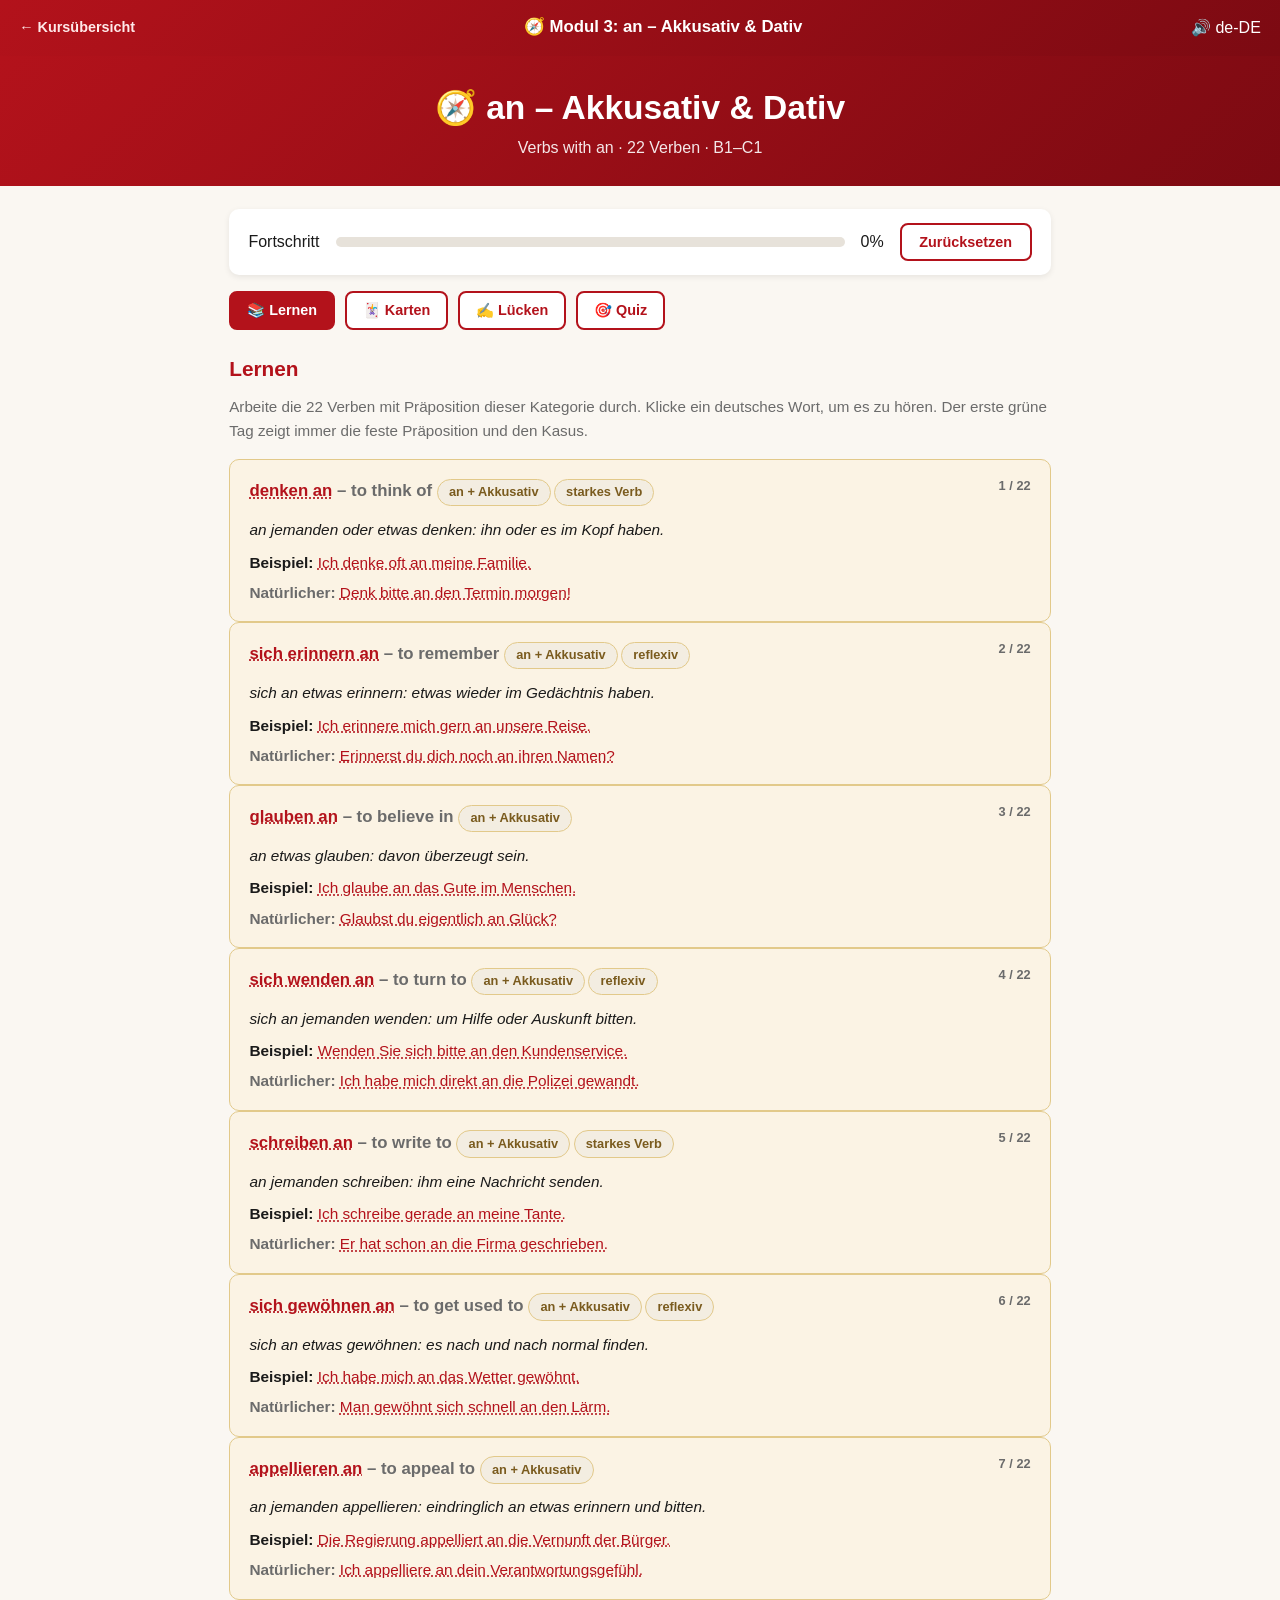
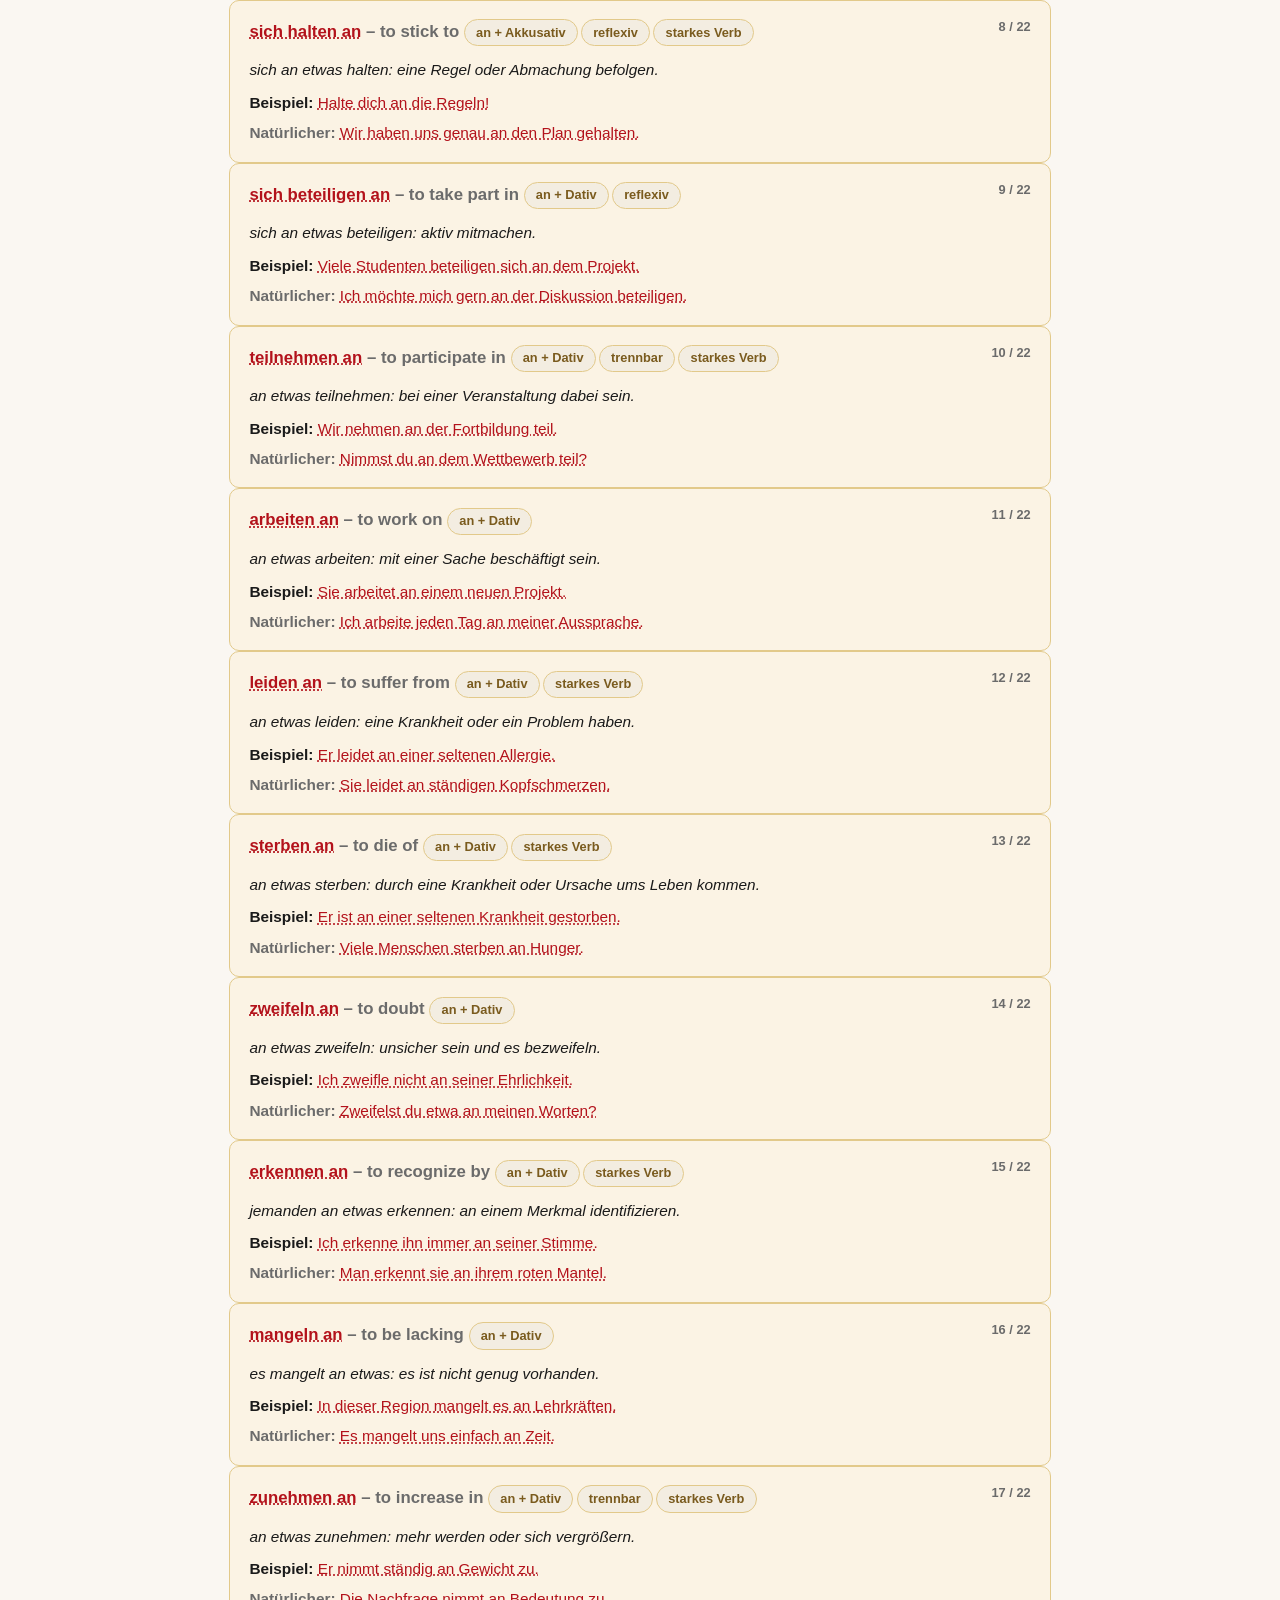
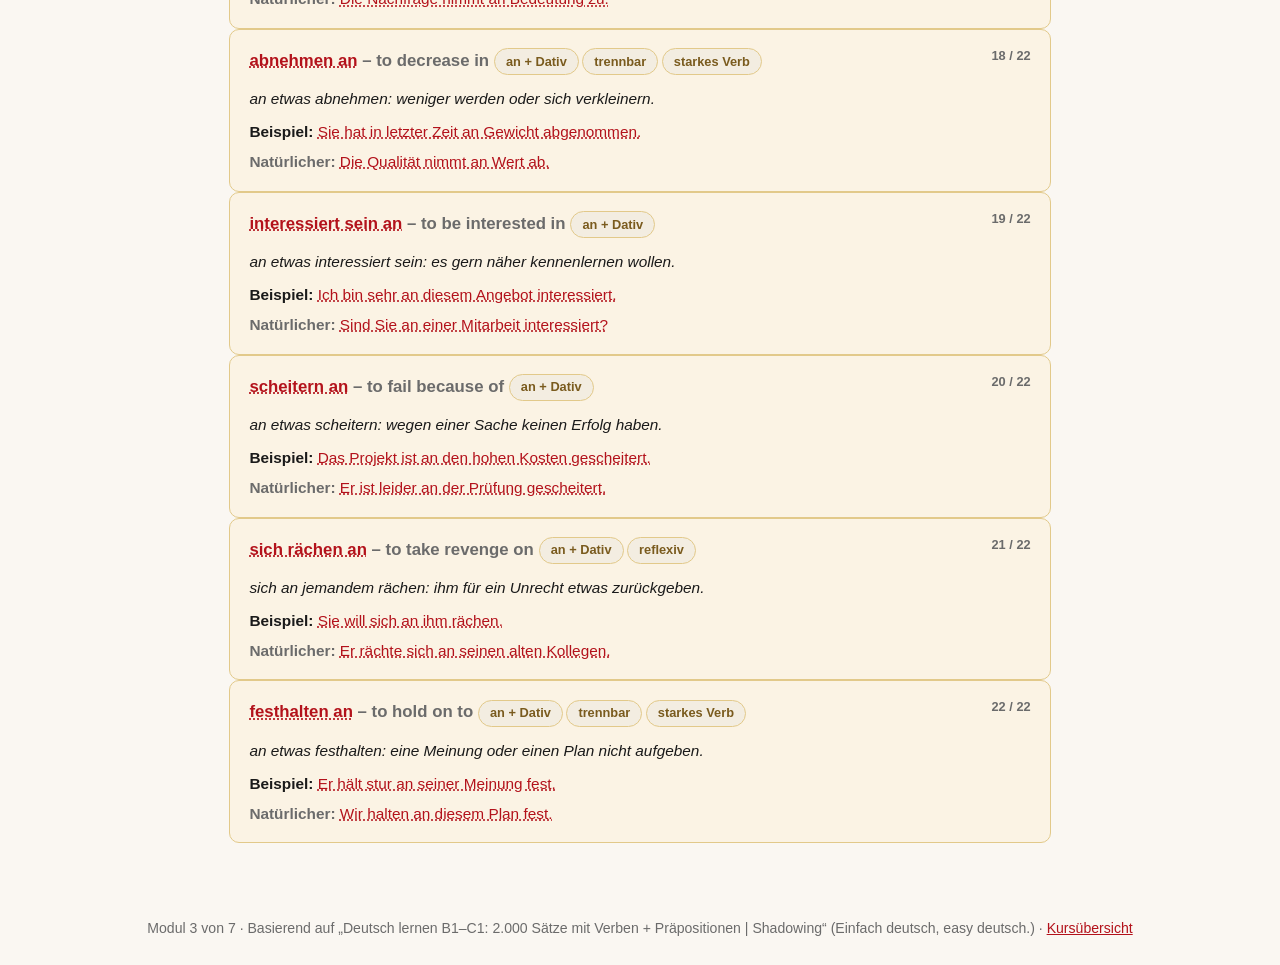
<file: 03-an-akkusativ-dativ/index.html>
<!DOCTYPE html>
<html lang="de">
<head>
<meta charset="UTF-8">
<meta name="viewport" content="width=device-width, initial-scale=1.0">
<title>Modul 3: an – Akkusativ &amp; Dativ – Verben mit Präpositionen</title>
<style>* { margin:0; padding:0; box-sizing:border-box; }
:root { --red:#b3121b; --red-dark:#7c0a12; --gold:#d4af37; --black:#1a1a1a; --grey:#6b6b6b; --cream:#faf7f2; }
body { font-family:-apple-system,BlinkMacSystemFont,'Segoe UI',Roboto,sans-serif; background:var(--cream); color:var(--black); line-height:1.6; }
.topbar { background:linear-gradient(135deg,var(--red) 0%,var(--red-dark) 100%); color:#fff; padding:.9rem 1.2rem; display:flex; justify-content:space-between; align-items:center; flex-wrap:wrap; gap:.5rem; }
.topbar a { color:#ffe9e9; text-decoration:none; font-weight:600; font-size:.9rem; }
.topbar .title { font-weight:700; font-size:1.05rem; }
header.hdr { background:linear-gradient(135deg,var(--red) 0%,var(--red-dark) 100%); color:#fff; padding:1.6rem 1.2rem; text-align:center; }
header.hdr h1 { font-size:clamp(1.4rem,3vw,2.1rem); }
header.hdr p { opacity:.9; }
.container { max-width:860px; margin:0 auto; padding:1.4rem 1.2rem 3rem; }
.tabs { display:flex; gap:.6rem; flex-wrap:wrap; margin-bottom:1.4rem; }
.tabbtn { border:2px solid var(--red); background:#fff; color:var(--red); padding:.55rem 1rem; border-radius:8px; font-weight:600; cursor:pointer; font-size:.9rem; transition:all .18s; }
.tabbtn.active { background:var(--red); color:#fff; }
.panel { display:none; }
.panel.active { display:block; }
.panel h2 { color:var(--red); margin-bottom:.6rem; font-size:1.3rem; }
.panel p.lede { color:var(--grey); margin-bottom:1rem; font-size:.95rem; }
.speak { color:var(--red); text-decoration:underline dotted; cursor:pointer; }
.progressbox { background:#fff; border-radius:10px; padding:.9rem 1.2rem; box-shadow:0 2px 6px rgba(0,0,0,.08); margin-bottom:1rem; display:flex; align-items:center; gap:1rem; flex-wrap:wrap; }
.progressbox .bar { flex:1; height:10px; background:#e7e2da; border-radius:6px; overflow:hidden; min-width:120px; }
.progressbox .bar .fill { height:100%; background:linear-gradient(90deg,var(--red),#e0555d); transition:width .3s; }
.btn { display:inline-block; background:var(--red); color:#fff; padding:.55rem 1.1rem; border-radius:8px; border:none; font-weight:600; font-size:.9rem; cursor:pointer; transition:background .18s; }
.btn:hover { background:var(--red-dark); }
.btn.gold { background:var(--gold); color:#1a1a1a; }
.btn.ghost { background:#fff; color:var(--red); border:2px solid var(--red); }
.qcard { background:#fff; border-radius:12px; padding:1.3rem 1.5rem; box-shadow:0 2px 8px rgba(0,0,0,.1); margin-bottom:1rem; }
.qcard .q { font-size:1.12rem; margin-bottom:.8rem; }
.qcard .q .german { font-weight:700; color:var(--red); }
.opts { display:grid; gap:.6rem; }
.opt { border:2px solid #ddd; background:#fff; padding:.7rem 1rem; border-radius:8px; cursor:pointer; font-size:.96rem; transition:all .15s; text-align:left; }
.opt:hover { border-color:var(--red); }
.opt.correct { background:#e9f7ec; border-color:#2e9e4f; }
.opt.wrong { background:#fdecec; border-color:#c0392b; }
.reveal { background:#fbf3e4; border:1px solid #e2c98a; border-radius:10px; padding:1rem 1.2rem; margin:.8rem 0 0; font-size:.96rem; }
.reveal .g { font-weight:700; color:var(--red); font-size:1.05rem; }
.reveal .en { color:var(--grey); }
.gramtag { display:inline-block; background:#f3ede1; color:#7a5b1e; border:1px solid #e2c98a; border-radius:20px; padding:.15rem .7rem; font-size:.8rem; margin:.15rem .2rem .15rem 0; }
.navbtns { display:flex; gap:.7rem; margin-top:1rem; flex-wrap:wrap; }
.flipcard { perspective:1000px; cursor:pointer; }
.flipcard .inner { position:relative; width:100%; min-height:220px; transition:transform .5s; transform-style:preserve-3d; }
.flipcard.flipped .inner { transform:rotateY(180deg); }
.face { position:absolute; inset:0; backface-visibility:hidden; -webkit-backface-visibility:hidden; border-radius:14px; padding:1.4rem; display:flex; flex-direction:column; justify-content:center; align-items:center; text-align:center; box-shadow:0 4px 14px rgba(0,0,0,.12); }
.face.front { background:#fff; border:2px solid var(--red); }
.face.front .verb { font-size:1.8rem; font-weight:800; color:var(--red); }
.face.front .hint { color:var(--grey); margin-top:.5rem; font-size:.95rem; }
.face.back { background:var(--red); color:#fff; transform:rotateY(180deg); }
.face.back .en { font-size:1.3rem; font-weight:700; margin-bottom:.6rem; }
.face.back .sent { opacity:.92; }
.empty-note { color:var(--grey); font-size:.9rem; margin-top:.4rem; }
.feedback { font-weight:700; margin-top:.6rem; }
.feedback.ok { color:#2e9e4f; }
.feedback.no { color:#c0392b; }
.feedback.sol { color:var(--grey); font-size:.9rem; font-weight:500; margin-top:.3rem; }
.speak.inline { font-size:.85rem; margin-left:.4rem; }
.qtype { font-size:.85rem; color:var(--grey); margin-bottom:.5rem; }
.qtype-tag { display:inline-block; background:var(--red); color:#fff; border-radius:20px; padding:.12rem .75rem; font-size:.78rem; font-weight:700; text-transform:uppercase; letter-spacing:.4px; vertical-align:middle; }
.qcard.results { text-align:center; border-top:5px solid var(--gold); }
.qcard.results h3 { color:var(--red); margin-bottom:.4rem; font-size:1.4rem; }
.qcard.results .bigscore { font-size:1.15rem; margin:.6rem 0 1rem; }
.qcard.results .navbtns { justify-content:center; }
@media (max-width:560px){ .flipcard .inner { min-height:190px; } .face.front .verb { font-size:1.4rem; } }.face.front .prompt { color:var(--gold); font-weight:700; font-size:.85rem; text-transform:uppercase; letter-spacing:1px; margin-bottom:.4rem; }
.face.front .en { color:var(--grey); margin-top:.4rem; font-size:.95rem; }
.face.back .prep { font-size:1.15rem; font-weight:700; margin-bottom:.5rem; }
.face.back .meaning { opacity:.92; font-size:.9rem; margin-bottom:.5rem; }
</style>
</head>
<body>
<div class="topbar"><a href="../index.html">← Kursübersicht</a><span class="title">🧭 Modul 3: an – Akkusativ &amp; Dativ</span><span>🔊 de-DE</span></div>
<header class="hdr"><h1>🧭 an – Akkusativ &amp; Dativ</h1><p>Verbs with an · 22 Verben · B1–C1</p></header>
<div class="container">
  <div class="progressbox">
    <span>Fortschritt</span>
    <div class="bar"><div class="fill" id="progFill" style="width:0%"></div></div>
    <span id="progPct">0%</span>
    <button class="btn ghost" onclick="resetProg()">Zurücksetzen</button>
  </div>

  <div class="tabs">
    <button class="tabbtn active" data-tab="study">📚 Lernen</button>
    <button class="tabbtn" data-tab="drill">🃏 Karten</button>
    <button class="tabbtn" data-tab="fill">✍️ Lücken</button>
    <button class="tabbtn" data-tab="quiz">🎯 Quiz</button>
  </div>

  <section class="panel active" id="panel-study">
    <h2>Lernen</h2>
    <p class="lede">Arbeite die 22 Verben mit Präposition dieser Kategorie durch. Klicke ein deutsches Wort, um es zu hören. Der erste grüne Tag zeigt immer die feste Präposition und den Kasus.</p>
    <div id="studyList"></div>
  </section>

  <section class="panel" id="panel-drill">
    <h2>Karten</h2>
    <p class="lede">Sieh das deutsche Verb und überlege, welche Präposition und welcher Kasus dazugehören. Dreh die Karte um, um die Lösung zu sehen.</p>
    <div class="progressbox"><span>Karte</span><span id="drillPos">1 / 22</span><div class="bar"><div class="fill" id="drillFill" style="width:0%"></div></div></div>
    <div class="flipcard" id="flipcard" onclick="flip()">
      <div class="inner">
        <div class="face front">
          <div class="prompt">Welche Präposition?</div>
          <div class="verb" id="drillVerb"></div>
          <div class="en" id="drillEn"></div>
          <div class="hint">Klicke für die Auflösung</div>
        </div>
        <div class="face back">
          <div class="prep" id="drillPrep"></div>
          <div class="sent" id="drillSent"></div>
        </div>
      </div>
    </div>
    <div class="navbtns">
      <button class="btn ghost" onclick="drillPrev()">← Zurück</button>
      <button class="btn" onclick="drillNext()">Weiter →</button>
    </div>
    <p class="empty-note">Karten durchlaufen die Verben in zufälliger Reihenfolge.</p>
  </section>

  <section class="panel" id="panel-fill">
    <h2>Lücken füllen</h2>
    <p class="lede">Vervollständige den Satz mit der passenden Präposition. Wähle die richtige Präposition und klicke auf „Weiter“.</p>
    <div class="progressbox"><span>Frage</span><span id="fillPos">1 / 10</span><div class="bar"><div class="fill" id="fillFill" style="width:0%"></div></div><span>Punkte</span><span id="fillScore">0 / 0</span></div>
    <div id="fillQ"></div>
    <div class="navbtns"><button class="btn ghost" onclick="fillReset()">Neu mischen</button></div>
    <p class="empty-note">10 zufällige Sätze aus dieser Kategorie. Die richtige Präposition wird automatisch erkannt.</p>
  </section>

  <section class="panel" id="panel-quiz">
    <h2>Quiz</h2>
    <p class="lede">10 gemischte Fragetypen: Präposition, Kasus, Übersetzung und Verbwahl. Jede Frage ist oben beschriftet – antworte und klicke auf „Weiter“.</p>
    <div class="progressbox"><span>Frage</span><span id="quizPos">1 / 10</span><div class="bar"><div class="fill" id="quizFill" style="width:0%"></div></div><span>Punkte</span><span id="quizScore">0 / 0</span></div>
    <div id="quizQ"></div>
    <div class="navbtns"><button class="btn ghost" onclick="quizReset()">Neu mischen</button></div>
    <p class="empty-note">10 Fragen, gemischt aus allen 22 Verben mit Präposition dieser Kategorie.</p>
  </section>
</div>
<footer style="text-align:center;padding:1.6rem;color:var(--grey);font-size:.88rem">
  <p>Modul 3 von 7 · Basierend auf „Deutsch lernen B1–C1: 2.000 Sätze mit Verben + Präpositionen | Shadowing“ (Einfach deutsch, easy deutsch.) · <a href="../index.html" style="color:var(--red)">Kursübersicht</a></p>
</footer>
<script>
const VERBS = [{"v": "denken an", "verb": "denken", "prep": "an", "case": "Akkusativ", "en": "to think of", "meaning": "an jemanden oder etwas denken: ihn oder es im Kopf haben.", "example": "Ich denke oft an meine Familie.", "natural": "Denk bitte an den Termin morgen!", "grammar": "an + Akkusativ · starkes Verb"}, {"v": "sich erinnern an", "verb": "sich erinnern", "prep": "an", "case": "Akkusativ", "en": "to remember", "meaning": "sich an etwas erinnern: etwas wieder im Gedächtnis haben.", "example": "Ich erinnere mich gern an unsere Reise.", "natural": "Erinnerst du dich noch an ihren Namen?", "grammar": "an + Akkusativ · reflexiv"}, {"v": "glauben an", "verb": "glauben", "prep": "an", "case": "Akkusativ", "en": "to believe in", "meaning": "an etwas glauben: davon überzeugt sein.", "example": "Ich glaube an das Gute im Menschen.", "natural": "Glaubst du eigentlich an Glück?", "grammar": "an + Akkusativ"}, {"v": "sich wenden an", "verb": "sich wenden", "prep": "an", "case": "Akkusativ", "en": "to turn to", "meaning": "sich an jemanden wenden: um Hilfe oder Auskunft bitten.", "example": "Wenden Sie sich bitte an den Kundenservice.", "natural": "Ich habe mich direkt an die Polizei gewandt.", "grammar": "an + Akkusativ · reflexiv"}, {"v": "schreiben an", "verb": "schreiben", "prep": "an", "case": "Akkusativ", "en": "to write to", "meaning": "an jemanden schreiben: ihm eine Nachricht senden.", "example": "Ich schreibe gerade an meine Tante.", "natural": "Er hat schon an die Firma geschrieben.", "grammar": "an + Akkusativ · starkes Verb"}, {"v": "sich gewöhnen an", "verb": "sich gewöhnen", "prep": "an", "case": "Akkusativ", "en": "to get used to", "meaning": "sich an etwas gewöhnen: es nach und nach normal finden.", "example": "Ich habe mich an das Wetter gewöhnt.", "natural": "Man gewöhnt sich schnell an den Lärm.", "grammar": "an + Akkusativ · reflexiv"}, {"v": "appellieren an", "verb": "appellieren", "prep": "an", "case": "Akkusativ", "en": "to appeal to", "meaning": "an jemanden appellieren: eindringlich an etwas erinnern und bitten.", "example": "Die Regierung appelliert an die Vernunft der Bürger.", "natural": "Ich appelliere an dein Verantwortungsgefühl.", "grammar": "an + Akkusativ"}, {"v": "sich halten an", "verb": "sich halten", "prep": "an", "case": "Akkusativ", "en": "to stick to", "meaning": "sich an etwas halten: eine Regel oder Abmachung befolgen.", "example": "Halte dich an die Regeln!", "natural": "Wir haben uns genau an den Plan gehalten.", "grammar": "an + Akkusativ · reflexiv · starkes Verb"}, {"v": "sich beteiligen an", "verb": "sich beteiligen", "prep": "an", "case": "Dativ", "en": "to take part in", "meaning": "sich an etwas beteiligen: aktiv mitmachen.", "example": "Viele Studenten beteiligen sich an dem Projekt.", "natural": "Ich möchte mich gern an der Diskussion beteiligen.", "grammar": "an + Dativ · reflexiv"}, {"v": "teilnehmen an", "verb": "teilnehmen", "prep": "an", "case": "Dativ", "en": "to participate in", "meaning": "an etwas teilnehmen: bei einer Veranstaltung dabei sein.", "example": "Wir nehmen an der Fortbildung teil.", "natural": "Nimmst du an dem Wettbewerb teil?", "grammar": "an + Dativ · trennbar · starkes Verb"}, {"v": "arbeiten an", "verb": "arbeiten", "prep": "an", "case": "Dativ", "en": "to work on", "meaning": "an etwas arbeiten: mit einer Sache beschäftigt sein.", "example": "Sie arbeitet an einem neuen Projekt.", "natural": "Ich arbeite jeden Tag an meiner Aussprache.", "grammar": "an + Dativ"}, {"v": "leiden an", "verb": "leiden", "prep": "an", "case": "Dativ", "en": "to suffer from", "meaning": "an etwas leiden: eine Krankheit oder ein Problem haben.", "example": "Er leidet an einer seltenen Allergie.", "natural": "Sie leidet an ständigen Kopfschmerzen.", "grammar": "an + Dativ · starkes Verb"}, {"v": "sterben an", "verb": "sterben", "prep": "an", "case": "Dativ", "en": "to die of", "meaning": "an etwas sterben: durch eine Krankheit oder Ursache ums Leben kommen.", "example": "Er ist an einer seltenen Krankheit gestorben.", "natural": "Viele Menschen sterben an Hunger.", "grammar": "an + Dativ · starkes Verb"}, {"v": "zweifeln an", "verb": "zweifeln", "prep": "an", "case": "Dativ", "en": "to doubt", "meaning": "an etwas zweifeln: unsicher sein und es bezweifeln.", "example": "Ich zweifle nicht an seiner Ehrlichkeit.", "natural": "Zweifelst du etwa an meinen Worten?", "grammar": "an + Dativ"}, {"v": "erkennen an", "verb": "erkennen", "prep": "an", "case": "Dativ", "en": "to recognize by", "meaning": "jemanden an etwas erkennen: an einem Merkmal identifizieren.", "example": "Ich erkenne ihn immer an seiner Stimme.", "natural": "Man erkennt sie an ihrem roten Mantel.", "grammar": "an + Dativ · starkes Verb"}, {"v": "mangeln an", "verb": "mangeln", "prep": "an", "case": "Dativ", "en": "to be lacking", "meaning": "es mangelt an etwas: es ist nicht genug vorhanden.", "example": "In dieser Region mangelt es an Lehrkräften.", "natural": "Es mangelt uns einfach an Zeit.", "grammar": "an + Dativ"}, {"v": "zunehmen an", "verb": "zunehmen", "prep": "an", "case": "Dativ", "en": "to increase in", "meaning": "an etwas zunehmen: mehr werden oder sich vergrößern.", "example": "Er nimmt ständig an Gewicht zu.", "natural": "Die Nachfrage nimmt an Bedeutung zu.", "grammar": "an + Dativ · trennbar · starkes Verb"}, {"v": "abnehmen an", "verb": "abnehmen", "prep": "an", "case": "Dativ", "en": "to decrease in", "meaning": "an etwas abnehmen: weniger werden oder sich verkleinern.", "example": "Sie hat in letzter Zeit an Gewicht abgenommen.", "natural": "Die Qualität nimmt an Wert ab.", "grammar": "an + Dativ · trennbar · starkes Verb"}, {"v": "interessiert sein an", "verb": "interessiert sein", "prep": "an", "case": "Dativ", "en": "to be interested in", "meaning": "an etwas interessiert sein: es gern näher kennenlernen wollen.", "example": "Ich bin sehr an diesem Angebot interessiert.", "natural": "Sind Sie an einer Mitarbeit interessiert?", "grammar": "an + Dativ"}, {"v": "scheitern an", "verb": "scheitern", "prep": "an", "case": "Dativ", "en": "to fail because of", "meaning": "an etwas scheitern: wegen einer Sache keinen Erfolg haben.", "example": "Das Projekt ist an den hohen Kosten gescheitert.", "natural": "Er ist leider an der Prüfung gescheitert.", "grammar": "an + Dativ"}, {"v": "sich rächen an", "verb": "sich rächen", "prep": "an", "case": "Dativ", "en": "to take revenge on", "meaning": "sich an jemandem rächen: ihm für ein Unrecht etwas zurückgeben.", "example": "Sie will sich an ihm rächen.", "natural": "Er rächte sich an seinen alten Kollegen.", "grammar": "an + Dativ · reflexiv"}, {"v": "festhalten an", "verb": "festhalten", "prep": "an", "case": "Dativ", "en": "to hold on to", "meaning": "an etwas festhalten: eine Meinung oder einen Plan nicht aufgeben.", "example": "Er hält stur an seiner Meinung fest.", "natural": "Wir halten an diesem Plan fest.", "grammar": "an + Dativ · trennbar · starkes Verb"}];
const CATID = 3;
// =============================================================
//  Verben mit Präpositionen - module app logic
//  Expects VERBS (array) and CATID (int) defined before this file.
// =============================================================
const N = VERBS.length;
const KEY = 'dvp-progress-' + CATID;

const TTS = (() => {
  const u = ('speechSynthesis' in window) ? window.speechSynthesis : null;
  let voice = null;
  if (u) {
    const pick = () => {
      const vs = u.getVoices();
      voice = vs.find(v => v.lang === 'de-DE') || vs.find(v => v.lang && v.lang.slice(0, 2) === 'de') || null;
    };
    pick();
    u.onvoiceschanged = pick;
  }
  return {
    ok: !!u,
    speak(t) {
      if (!u) return;
      u.cancel();
      const x = new SpeechSynthesisUtterance(t);
      x.lang = 'de-DE';
      x.rate = 0.92;
      if (voice) x.voice = voice;
      u.speak(x);
    }
  };
})();

window.speak = function (t) { TTS.speak(t); };

function escHtml(s) {
  return String(s).replace(/&/g, '&amp;').replace(/</g, '&lt;').replace(/>/g, '&gt;');
}

function q(tag, attrs, html) {
  const el = document.createElement(tag);
  for (const k in attrs) el.setAttribute(k, attrs[k]);
  if (html != null) el.innerHTML = html;
  return el;
}

// ---------- progress ----------
function setProg(p) {
  p = Math.max(0, Math.min(100, Math.round(p)));
  localStorage.setItem(KEY, p);
  const f = document.getElementById('progFill');
  const t = document.getElementById('progPct');
  if (f) f.style.width = p + '%';
  if (t) t.textContent = p + '%';
}
function getProg() { return parseInt(localStorage.getItem(KEY) || '0', 10); }
function resetProg() {
  if (confirm('Fortschritt zurücksetzen?')) {
    localStorage.removeItem(KEY);
    setProg(0);
  }
}
setProg(getProg());

// ---------- tabs ----------
document.querySelectorAll('.tabbtn').forEach(b => b.addEventListener('click', () => {
  document.querySelectorAll('.tabbtn').forEach(x => x.classList.remove('active'));
  document.querySelectorAll('.panel').forEach(x => x.classList.remove('active'));
  b.classList.add('active');
  document.getElementById('panel-' + b.dataset.tab).classList.add('active');
}));

// ---------- helpers ----------
function shuffle(a) {
  const arr = a.slice();
  for (let i = arr.length - 1; i > 0; i--) {
    const j = Math.floor(Math.random() * (i + 1));
    [arr[i], arr[j]] = [arr[j], arr[i]];
  }
  return arr;
}

const PREPS = ['an', 'auf', 'aus', 'bei', 'durch', 'für', 'gegen', 'in', 'mit', 'nach', 'über', 'um', 'unter', 'von', 'vor', 'zu'];

// Blank the preposition in a sentence (example preferred, else natural).
function clozeFor(v) {
  const re = new RegExp('\\b' + v.prep.replace(/[.*+?^${}()|[\]\\]/g, '\\$&') + '\\b', 'i');
  for (const c of [{ s: v.example, label: 'Beispiel' }, { s: v.natural, label: 'Natürlicher' }]) {
    const m = c.s.match(re);
    if (m) {
      return {
        blanked: c.s.slice(0, m.index) + '______' + c.s.slice(m.index + m[0].length),
        original: c.s,
        label: c.label,
        hit: m[0]
      };
    }
  }
  return null;
}

// 4 preposition options (1 correct + 3 plausible distractors)
function prepOptions(correct) {
  const seen = new Set([correct.toLowerCase()]);
  const opts = [correct];
  for (const p of shuffle(PREPS)) {
    if (!seen.has(p.toLowerCase())) { seen.add(p.toLowerCase()); opts.push(p); }
    if (opts.length === 4) break;
  }
  return shuffle(opts);
}

// 4 verb+preposition options (1 correct + 3 distractors)
function verbOptions(correctV) {
  const seen = new Set([correctV.toLowerCase()]);
  const opts = [correctV];
  for (const w of shuffle(VERBS.map(x => x.v))) {
    const key = w.toLowerCase();
    if (!seen.has(key)) { seen.add(key); opts.push(w); }
    if (opts.length === 4) break;
  }
  return shuffle(opts);
}

// ---------- study ----------
(function () {
  const list = document.getElementById('studyList');
  VERBS.forEach((v, i) => {
    const tags = escHtml(v.grammar).split('·').map(g => `<span class="gramtag">${g.trim()}</span>`).join('');
    const card = q('div', { className: 'qcard' }, `
      <div class="reveal" style="margin:0">
        <div class="g"><span class="speak" data-speak="verb">${escHtml(v.v)}</span>
          <span class="en">– ${escHtml(v.en)}</span> ${tags}
          <span style="float:right;color:var(--grey);font-size:.8rem">${i + 1} / ${N}</span>
        </div>
        <div style="margin-top:.6rem"><em>${escHtml(v.meaning)}</em></div>
        <div style="margin-top:.5rem"><b>Beispiel:</b> <span class="speak" data-speak="example">${escHtml(v.example)}</span></div>
        <div style="margin-top:.35rem;color:var(--grey)"><b>Natürlicher:</b> <span class="speak" data-speak="natural">${escHtml(v.natural)}</span></div>
      </div>`);
    card.querySelectorAll('.speak[data-speak]').forEach(sp => {
      sp.addEventListener('click', e => {
        e.stopPropagation();
        const kind = sp.dataset.speak;
        TTS.speak(kind === 'verb' ? v.v : kind === 'example' ? v.example : v.natural);
      });
    });
    list.appendChild(card);
  });
})();

// ---------- drill (flashcards) ----------
let drillOrder = shuffle([...Array(N).keys()]);
let drillIdx = 0;

function setDrill() {
  const v = VERBS[drillOrder[drillIdx]];
  const card = document.getElementById('flipcard');
  card.classList.remove('flipped');
  const verbEl = document.getElementById('drillVerb');
  verbEl.className = 'verb speak';
  verbEl.textContent = v.verb;
  verbEl.onclick = (e) => { e.stopPropagation(); TTS.speak(v.v); };
  document.getElementById('drillEn').textContent = v.en;
  document.getElementById('drillPrep').textContent = v.prep + ' + ' + v.case;
  document.getElementById('drillSent').innerHTML =
    '<b>' + escHtml(v.v) + '</b> = ' + escHtml(v.en) + '<br><br><b>Beispiel:</b> ' + escHtml(v.example) + '<br><b>Natürlicher:</b> ' + escHtml(v.natural);
  document.getElementById('drillPos').textContent = (drillIdx + 1) + ' / ' + N;
  document.getElementById('drillFill').style.width = ((drillIdx + 1) / N * 100) + '%';
}
function flip() { document.getElementById('flipcard').classList.toggle('flipped'); }
function drillNext() {
  if (drillIdx === N - 1) {
    drillOrder = shuffle([...Array(N).keys()]);
    drillIdx = 0;
  } else {
    drillIdx++;
  }
  setDrill();
  setProg(getProg() + Math.max(1, Math.round(100 / N)));
}
function drillPrev() {
  if (drillIdx === 0) { setDrill(); return; }
  drillIdx--;
  setDrill();
}
setDrill();

// =============================================================
//  LÜCKEN (Welche Präposition passt?)
// =============================================================
const ROUND_LEN = 10;
let fillItems = [], fillIdx = 0, fillScore = 0, fillAnswered = 0;

function fillScoreElt() { return document.getElementById('fillScore'); }

function genFill() {
  fillItems = shuffle(VERBS.map((v, i) => ({ v, i }))).slice(0, ROUND_LEN);
  fillIdx = 0; fillScore = 0; fillAnswered = 0;
  fillShow();
}

function fillProgress() {
  document.getElementById('fillPos').textContent = (fillIdx + 1) + ' / ' + ROUND_LEN;
  document.getElementById('fillFill').style.width = ((fillIdx + 1) / ROUND_LEN * 100) + '%';
  if (fillScoreElt()) fillScoreElt().textContent = fillScore + ' / ' + fillAnswered + ' richtig';
}

function fillShow() {
  fillProgress();
  const it = fillItems[fillIdx];
  const v = VERBS[it.i];
  const cloze = clozeFor(v);
  const opts = prepOptions(v.prep);

  let inner;
  if (cloze) {
    inner = `
      <p class="qtype">Welche Präposition passt in den Satz? <span class="qtype-tag">${cloze.label}</span></p>
      <div class="q"><em>„${escHtml(cloze.blanked)}“</em>
        <span class="speak inline" data-say="${escHtml(cloze.original)}">🔊 anhören</span></div>
      <div class="opts">${opts.map(o => `<button class="opt" data-ok="${o === v.prep ? '1' : '0'}">${escHtml(o)}</button>`).join('')}</div>`;
  } else {
    inner = `
      <p class="qtype">Welche Präposition gehört zu „${escHtml(v.verb)}“?</p>
      <div class="q"><em>„${escHtml(v.meaning)}“</em></div>
      <div class="opts">${opts.map(o => `<button class="opt" data-ok="${o === v.prep ? '1' : '0'}">${escHtml(o)}</button>`).join('')}</div>`;
  }
  const box = q('div', { className: 'qcard' }, inner + `<div id="fillFb"></div>`);
  box.querySelectorAll('.opt').forEach(b => b.addEventListener('click', () => fillPick(b, v)));
  box.querySelectorAll('.speak[data-say]').forEach(sp => sp.addEventListener('click', e => { e.stopPropagation(); TTS.speak(sp.dataset.say); }));
  const host = document.getElementById('fillQ');
  host.innerHTML = '';
  host.appendChild(box);
}

function fillPick(btn, v) {
  if (btn.disabled) return;
  boxdisabled('#fillQ .opt');
  const ok = btn.dataset.ok === '1';
  btn.classList.add(ok ? 'correct' : 'wrong');
  fillAnswered++;
  if (ok) fillScore++;

  const cloze = clozeFor(v);
  const fb = document.getElementById('fillFb');
  const sol = cloze
    ? `Die Lösung: <span class="speak" data-sol="${escHtml(cloze.original)}">„${escHtml(cloze.original)}“</span>`
    : `Die Lösung: <b>${escHtml(v.v)}</b>`;

  fb.innerHTML = (ok
    ? `<div class="feedback ok">Richtig! 🎉</div>`
    : `<div class="feedback no">Nicht ganz – <b>${escHtml(v.v)}</b> (${escHtml(v.en)})</div>`)
    + `<div class="feedback sol">${sol}</div>`;

  fb.querySelectorAll('.speak').forEach(sp => sp.addEventListener('click', e => { e.stopPropagation(); TTS.speak(sp.dataset.sol); }));

  fillProgress();
  setProg(getProg() + 1);

  const btnWrap = q('div', { className: 'navbtns' },
    fillIdx < ROUND_LEN - 1
      ? `<button class="btn">Weiter →</button>`
      : `<button class="btn">Ergebnis anzeigen 🏁</button>`);
  btnWrap.querySelector('button').addEventListener('click', () => {
    if (fillIdx < ROUND_LEN - 1) { fillIdx++; fillShow(); }
    else fillResult();
  });
  fb.appendChild(btnWrap);
}

function fillResult() {
  const host = document.getElementById('fillQ');
  host.innerHTML = '';
  const card = q('div', { className: 'qcard results' }, `
    <h3>🏁 Runde geschafft</h3>
    <p class="bigscore">Du hast <b>${fillScore}</b> von <b>${ROUND_LEN}</b> Sätzen richtig ergänzt.</p>
    <div class="navbtns">
      <button class="btn" id="fillAgain">Nochmal spielen</button>
      <button class="btn ghost" onclick="document.querySelector('[data-tab=drill]').click()">Zu den Karten</button>
    </div>`);
  card.querySelector('#fillAgain').addEventListener('click', genFill);
  host.appendChild(card);
  fillProgress();
}
function boxdisabled(sel) { [...document.querySelectorAll(sel)].forEach(o => o.disabled = true); }
function fillReset() { genFill(); }
genFill();

// =============================================================
//  QUIZ
// =============================================================
let quizItems = [], quizIdx = 0, quizScore = 0, quizAnswered = 0;

function quizScoreElt() { return document.getElementById('quizScore'); }

function genQuiz() {
  quizItems = shuffle(VERBS.map((v, i) => ({ v, i }))).slice(0, ROUND_LEN);
  quizIdx = 0; quizScore = 0; quizAnswered = 0;
  quizShow();
}

function quizProgress() {
  document.getElementById('quizPos').textContent = (quizIdx + 1) + ' / ' + ROUND_LEN;
  document.getElementById('quizFill').style.width = ((quizIdx + 1) / ROUND_LEN * 100) + '%';
  if (quizScoreElt()) quizScoreElt().textContent = quizScore + ' / ' + quizAnswered + ' richtig';
}

function quizShow() {
  quizProgress();
  const it = quizItems[quizIdx];
  const v = VERBS[it.i];

  // fixed per item -> predictable and balanced
  const tpl = (it.i * 7 + quizIdx) % 4;
  const pool = shuffle(VERBS.filter(x => x.i !== it.i));

  let badge, qhtml, opts, correct;

  if (tpl === 0) {            // Welche Präposition?
    badge = 'Präposition';
    correct = v.prep;
    const cloze = clozeFor(v);
    if (cloze) {
      qhtml = `Welche Präposition passt in den Satz? <span class="speak inline" data-say="${escHtml(cloze.original)}">🔊 anhören</span>
        <div class="q" style="margin-top:.6rem"><em>„${escHtml(cloze.blanked)}“</em></div>`;
    } else {
      qhtml = `Welche Präposition gehört zu „<b>${escHtml(v.verb)}</b>“? <em>${escHtml(v.meaning)}</em>`;
    }
    opts = prepOptions(v.prep);
  } else if (tpl === 1) {     // Akkusativ oder Dativ?
    badge = 'Kasus';
    correct = v.case;
    qhtml = `Welchen Fall verlangt „<b>${escHtml(v.v)}</b>“?`;
    opts = ['Akkusativ', 'Dativ'];
  } else if (tpl === 2) {     // Deutsch -> Englisch
    badge = 'Deutsch → Englisch';
    correct = v.en;
    qhtml = `Was bedeutet „<b>${escHtml(v.v)}</b>“? <span class="speak inline" data-say="${escHtml(v.v)}">🔊 anhören</span>`;
    const seen = new Set([v.en]); const o = [v.en];
    for (const d of pool) { if (!seen.has(d.en.toLowerCase())) { seen.add(d.en.toLowerCase()); o.push(d.en); } if (o.length === 4) break; }
    opts = shuffle(o);
  } else {                    // Englisch -> Deutsch
    badge = 'Englisch → Deutsch';
    correct = v.v;
    qhtml = `Wie heißt „<b>${escHtml(v.en)}</b>“ auf Deutsch?`;
    opts = verbOptions(v.v);
  }

  const box = q('div', { className: 'qcard' }, `
    <p class="qtype"><span class="qtype-tag">${badge}</span></p>
    <div class="q">${qhtml}</div>
    <div class="opts">${opts.map(o => `<button class="opt" data-ok="${String(o) === String(correct) ? '1' : '0'}">${escHtml(o)}</button>`).join('')}</div>
    <div id="quizFb"></div>`);
  box.querySelectorAll('.opt').forEach(b => b.addEventListener('click', () => quizPick(b, String(correct), v)));
  box.querySelectorAll('.speak[data-say]').forEach(sp => sp.addEventListener('click', e => { e.stopPropagation(); TTS.speak(sp.dataset.say); }));
  const host = document.getElementById('quizQ');
  host.innerHTML = '';
  host.appendChild(box);
}

function quizPick(btn, correct, v) {
  if (btn.disabled) return;
  boxdisabled('#quizQ .opt');
  const ok = btn.dataset.ok === '1';
  btn.classList.add(ok ? 'correct' : 'wrong');
  quizAnswered++;
  if (ok) quizScore++;

  const fb = document.getElementById('quizFb');
  let extra = '';
  if (!ok) extra = `<div class="feedback sol">Antwort: <b>${escHtml(correct)}</b> · ${escHtml(v.v)} (${escHtml(v.prep)} + ${escHtml(v.case)})</div>`;
  fb.innerHTML = (ok
    ? `<div class="feedback ok">Richtig! 🎉</div>`
    : `<div class="feedback no">Leider falsch.</div>`)
    + extra;

  quizProgress();
  setProg(getProg() + 1);

  const btnWrap = q('div', { className: 'navbtns' },
    quizIdx < ROUND_LEN - 1
      ? `<button class="btn">Weiter →</button>`
      : `<button class="btn">Ergebnis anzeigen 🏁</button>`);
  btnWrap.querySelector('button').addEventListener('click', () => {
    if (quizIdx < ROUND_LEN - 1) { quizIdx++; quizShow(); }
    else quizResult();
  });
  fb.appendChild(btnWrap);
}

function quizResult() {
  const host = document.getElementById('quizQ');
  host.innerHTML = '';
  const card = q('div', { className: 'qcard results' }, `
    <h3>🏁 Quiz geschafft</h3>
    <p class="bigscore">Du hast <b>${quizScore}</b> von <b>${ROUND_LEN}</b> Fragen richtig beantwortet.</p>
    <div class="navbtns">
      <button class="btn" id="quizAgain">Nochmal spielen</button>
      <button class="btn ghost" onclick="document.querySelector('[data-tab=drill]').click()">Zu den Karten</button>
    </div>`);
  card.querySelector('#quizAgain').addEventListener('click', genQuiz);
  host.appendChild(card);
  quizProgress();
}
function quizReset() { genQuiz(); }
genQuiz();

</script>
</body>
</html>
</file>
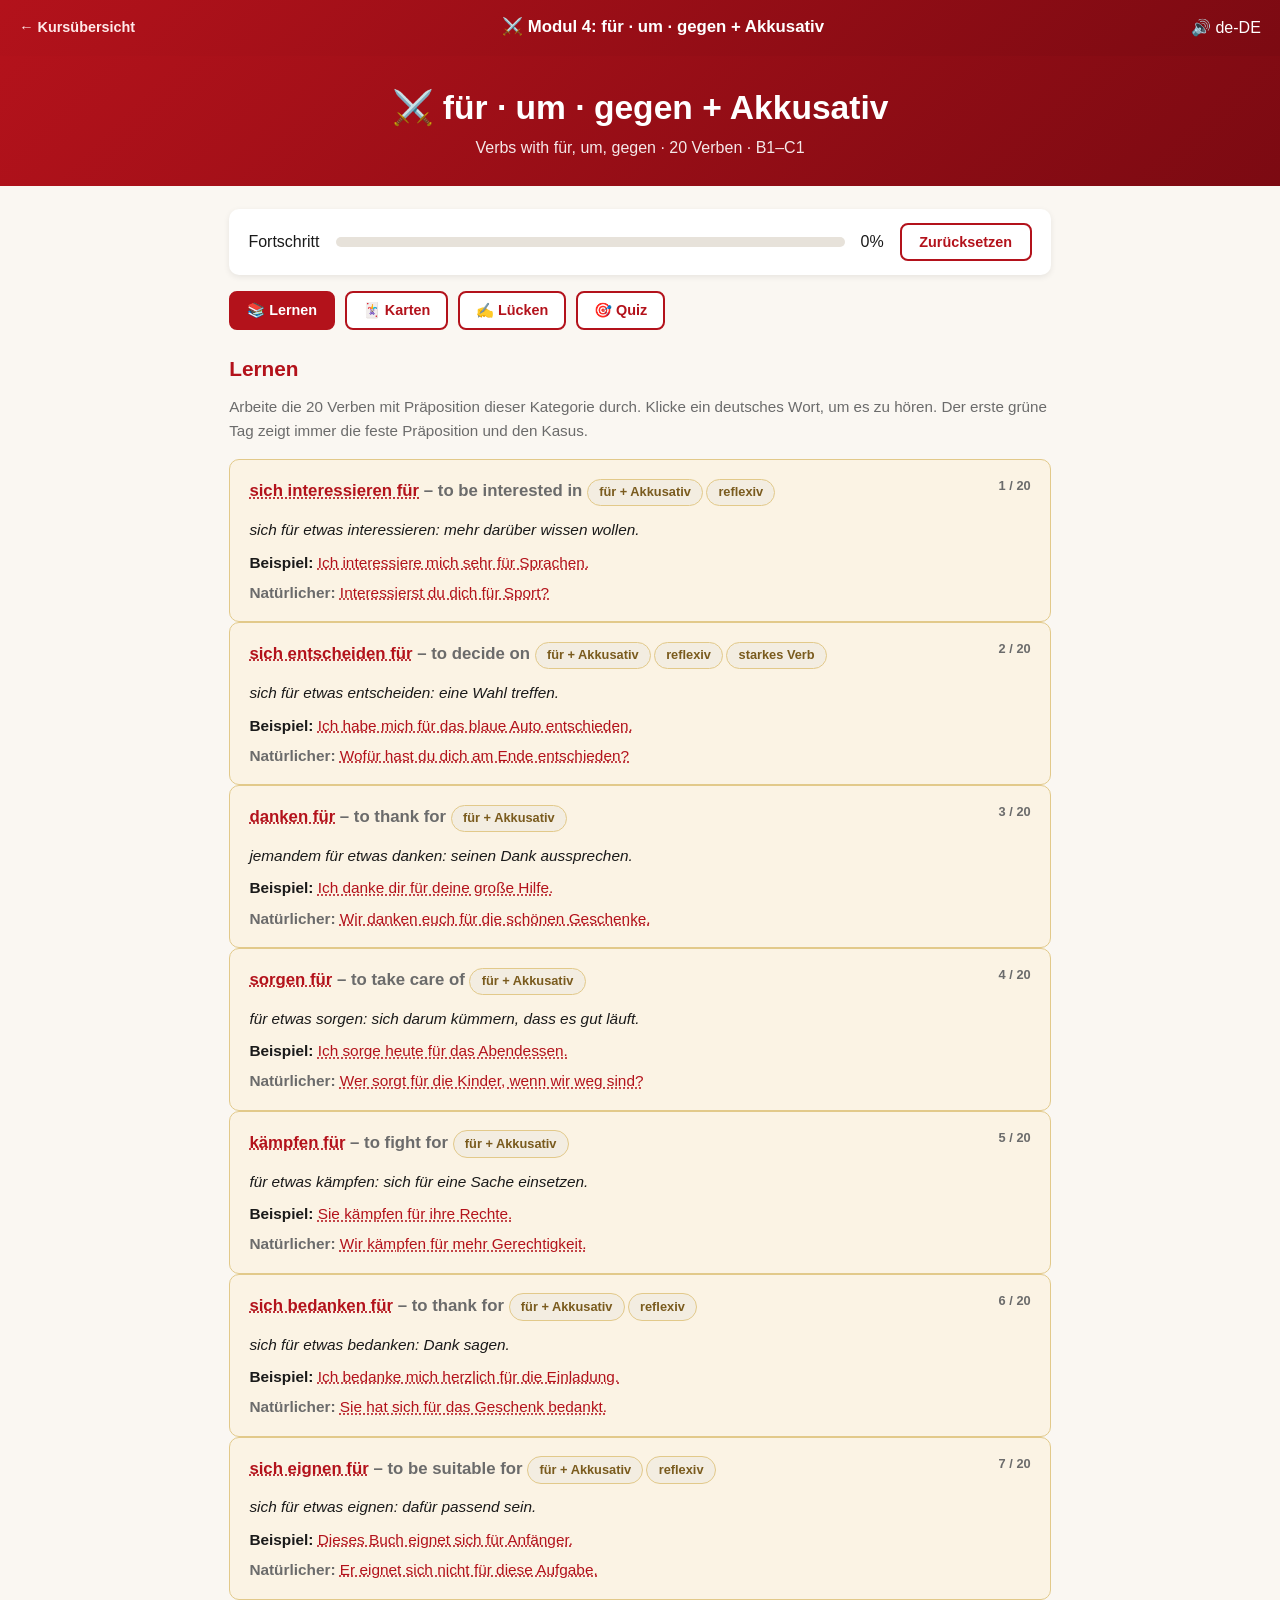
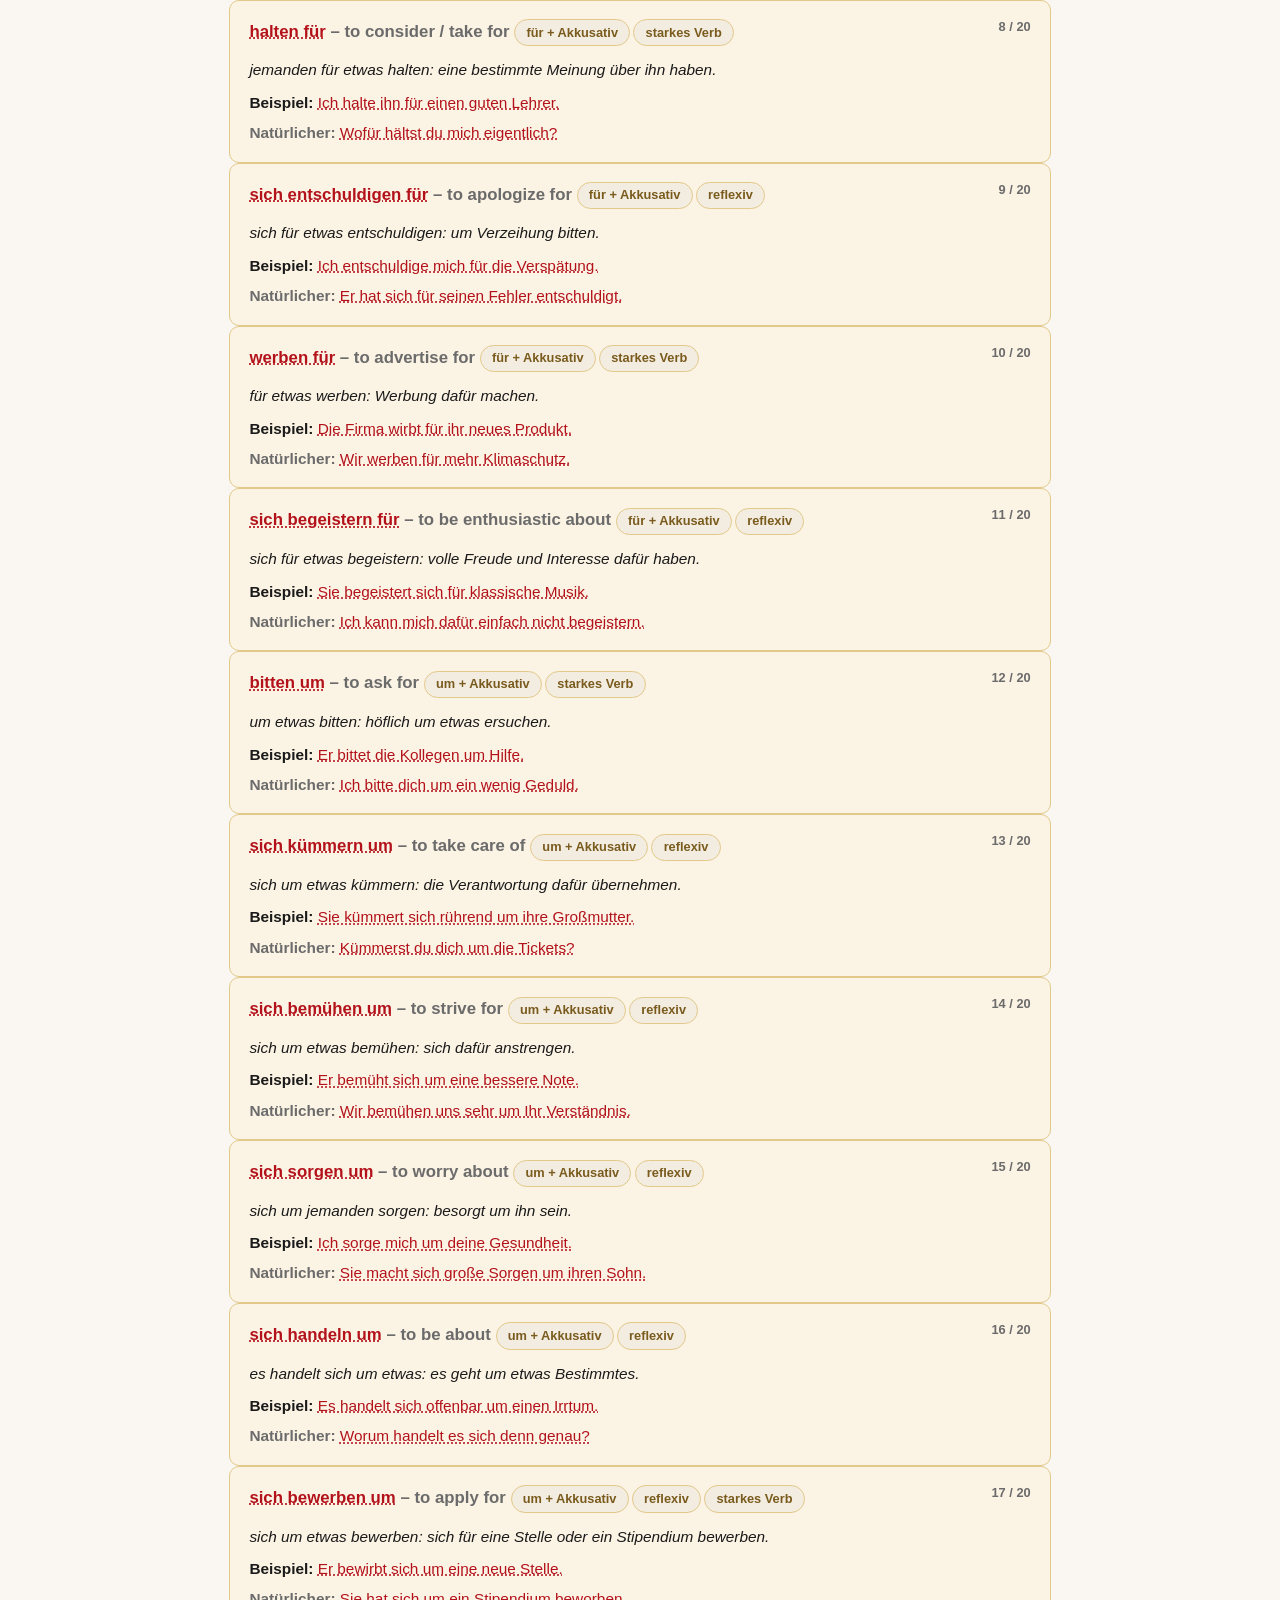
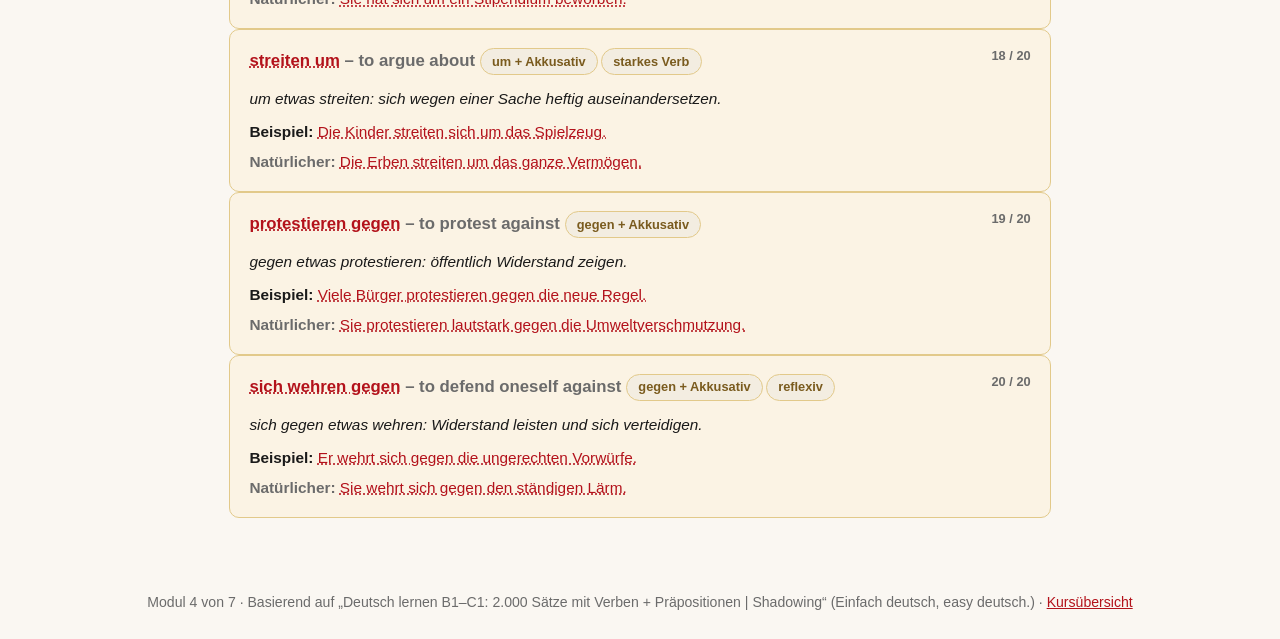
<file: 04-fuer-um-gegen/index.html>
<!DOCTYPE html>
<html lang="de">
<head>
<meta charset="UTF-8">
<meta name="viewport" content="width=device-width, initial-scale=1.0">
<title>Modul 4: für · um · gegen + Akkusativ – Verben mit Präpositionen</title>
<style>* { margin:0; padding:0; box-sizing:border-box; }
:root { --red:#b3121b; --red-dark:#7c0a12; --gold:#d4af37; --black:#1a1a1a; --grey:#6b6b6b; --cream:#faf7f2; }
body { font-family:-apple-system,BlinkMacSystemFont,'Segoe UI',Roboto,sans-serif; background:var(--cream); color:var(--black); line-height:1.6; }
.topbar { background:linear-gradient(135deg,var(--red) 0%,var(--red-dark) 100%); color:#fff; padding:.9rem 1.2rem; display:flex; justify-content:space-between; align-items:center; flex-wrap:wrap; gap:.5rem; }
.topbar a { color:#ffe9e9; text-decoration:none; font-weight:600; font-size:.9rem; }
.topbar .title { font-weight:700; font-size:1.05rem; }
header.hdr { background:linear-gradient(135deg,var(--red) 0%,var(--red-dark) 100%); color:#fff; padding:1.6rem 1.2rem; text-align:center; }
header.hdr h1 { font-size:clamp(1.4rem,3vw,2.1rem); }
header.hdr p { opacity:.9; }
.container { max-width:860px; margin:0 auto; padding:1.4rem 1.2rem 3rem; }
.tabs { display:flex; gap:.6rem; flex-wrap:wrap; margin-bottom:1.4rem; }
.tabbtn { border:2px solid var(--red); background:#fff; color:var(--red); padding:.55rem 1rem; border-radius:8px; font-weight:600; cursor:pointer; font-size:.9rem; transition:all .18s; }
.tabbtn.active { background:var(--red); color:#fff; }
.panel { display:none; }
.panel.active { display:block; }
.panel h2 { color:var(--red); margin-bottom:.6rem; font-size:1.3rem; }
.panel p.lede { color:var(--grey); margin-bottom:1rem; font-size:.95rem; }
.speak { color:var(--red); text-decoration:underline dotted; cursor:pointer; }
.progressbox { background:#fff; border-radius:10px; padding:.9rem 1.2rem; box-shadow:0 2px 6px rgba(0,0,0,.08); margin-bottom:1rem; display:flex; align-items:center; gap:1rem; flex-wrap:wrap; }
.progressbox .bar { flex:1; height:10px; background:#e7e2da; border-radius:6px; overflow:hidden; min-width:120px; }
.progressbox .bar .fill { height:100%; background:linear-gradient(90deg,var(--red),#e0555d); transition:width .3s; }
.btn { display:inline-block; background:var(--red); color:#fff; padding:.55rem 1.1rem; border-radius:8px; border:none; font-weight:600; font-size:.9rem; cursor:pointer; transition:background .18s; }
.btn:hover { background:var(--red-dark); }
.btn.gold { background:var(--gold); color:#1a1a1a; }
.btn.ghost { background:#fff; color:var(--red); border:2px solid var(--red); }
.qcard { background:#fff; border-radius:12px; padding:1.3rem 1.5rem; box-shadow:0 2px 8px rgba(0,0,0,.1); margin-bottom:1rem; }
.qcard .q { font-size:1.12rem; margin-bottom:.8rem; }
.qcard .q .german { font-weight:700; color:var(--red); }
.opts { display:grid; gap:.6rem; }
.opt { border:2px solid #ddd; background:#fff; padding:.7rem 1rem; border-radius:8px; cursor:pointer; font-size:.96rem; transition:all .15s; text-align:left; }
.opt:hover { border-color:var(--red); }
.opt.correct { background:#e9f7ec; border-color:#2e9e4f; }
.opt.wrong { background:#fdecec; border-color:#c0392b; }
.reveal { background:#fbf3e4; border:1px solid #e2c98a; border-radius:10px; padding:1rem 1.2rem; margin:.8rem 0 0; font-size:.96rem; }
.reveal .g { font-weight:700; color:var(--red); font-size:1.05rem; }
.reveal .en { color:var(--grey); }
.gramtag { display:inline-block; background:#f3ede1; color:#7a5b1e; border:1px solid #e2c98a; border-radius:20px; padding:.15rem .7rem; font-size:.8rem; margin:.15rem .2rem .15rem 0; }
.navbtns { display:flex; gap:.7rem; margin-top:1rem; flex-wrap:wrap; }
.flipcard { perspective:1000px; cursor:pointer; }
.flipcard .inner { position:relative; width:100%; min-height:220px; transition:transform .5s; transform-style:preserve-3d; }
.flipcard.flipped .inner { transform:rotateY(180deg); }
.face { position:absolute; inset:0; backface-visibility:hidden; -webkit-backface-visibility:hidden; border-radius:14px; padding:1.4rem; display:flex; flex-direction:column; justify-content:center; align-items:center; text-align:center; box-shadow:0 4px 14px rgba(0,0,0,.12); }
.face.front { background:#fff; border:2px solid var(--red); }
.face.front .verb { font-size:1.8rem; font-weight:800; color:var(--red); }
.face.front .hint { color:var(--grey); margin-top:.5rem; font-size:.95rem; }
.face.back { background:var(--red); color:#fff; transform:rotateY(180deg); }
.face.back .en { font-size:1.3rem; font-weight:700; margin-bottom:.6rem; }
.face.back .sent { opacity:.92; }
.empty-note { color:var(--grey); font-size:.9rem; margin-top:.4rem; }
.feedback { font-weight:700; margin-top:.6rem; }
.feedback.ok { color:#2e9e4f; }
.feedback.no { color:#c0392b; }
.feedback.sol { color:var(--grey); font-size:.9rem; font-weight:500; margin-top:.3rem; }
.speak.inline { font-size:.85rem; margin-left:.4rem; }
.qtype { font-size:.85rem; color:var(--grey); margin-bottom:.5rem; }
.qtype-tag { display:inline-block; background:var(--red); color:#fff; border-radius:20px; padding:.12rem .75rem; font-size:.78rem; font-weight:700; text-transform:uppercase; letter-spacing:.4px; vertical-align:middle; }
.qcard.results { text-align:center; border-top:5px solid var(--gold); }
.qcard.results h3 { color:var(--red); margin-bottom:.4rem; font-size:1.4rem; }
.qcard.results .bigscore { font-size:1.15rem; margin:.6rem 0 1rem; }
.qcard.results .navbtns { justify-content:center; }
@media (max-width:560px){ .flipcard .inner { min-height:190px; } .face.front .verb { font-size:1.4rem; } }.face.front .prompt { color:var(--gold); font-weight:700; font-size:.85rem; text-transform:uppercase; letter-spacing:1px; margin-bottom:.4rem; }
.face.front .en { color:var(--grey); margin-top:.4rem; font-size:.95rem; }
.face.back .prep { font-size:1.15rem; font-weight:700; margin-bottom:.5rem; }
.face.back .meaning { opacity:.92; font-size:.9rem; margin-bottom:.5rem; }
</style>
</head>
<body>
<div class="topbar"><a href="../index.html">← Kursübersicht</a><span class="title">⚔️ Modul 4: für · um · gegen + Akkusativ</span><span>🔊 de-DE</span></div>
<header class="hdr"><h1>⚔️ für · um · gegen + Akkusativ</h1><p>Verbs with für, um, gegen · 20 Verben · B1–C1</p></header>
<div class="container">
  <div class="progressbox">
    <span>Fortschritt</span>
    <div class="bar"><div class="fill" id="progFill" style="width:0%"></div></div>
    <span id="progPct">0%</span>
    <button class="btn ghost" onclick="resetProg()">Zurücksetzen</button>
  </div>

  <div class="tabs">
    <button class="tabbtn active" data-tab="study">📚 Lernen</button>
    <button class="tabbtn" data-tab="drill">🃏 Karten</button>
    <button class="tabbtn" data-tab="fill">✍️ Lücken</button>
    <button class="tabbtn" data-tab="quiz">🎯 Quiz</button>
  </div>

  <section class="panel active" id="panel-study">
    <h2>Lernen</h2>
    <p class="lede">Arbeite die 20 Verben mit Präposition dieser Kategorie durch. Klicke ein deutsches Wort, um es zu hören. Der erste grüne Tag zeigt immer die feste Präposition und den Kasus.</p>
    <div id="studyList"></div>
  </section>

  <section class="panel" id="panel-drill">
    <h2>Karten</h2>
    <p class="lede">Sieh das deutsche Verb und überlege, welche Präposition und welcher Kasus dazugehören. Dreh die Karte um, um die Lösung zu sehen.</p>
    <div class="progressbox"><span>Karte</span><span id="drillPos">1 / 20</span><div class="bar"><div class="fill" id="drillFill" style="width:0%"></div></div></div>
    <div class="flipcard" id="flipcard" onclick="flip()">
      <div class="inner">
        <div class="face front">
          <div class="prompt">Welche Präposition?</div>
          <div class="verb" id="drillVerb"></div>
          <div class="en" id="drillEn"></div>
          <div class="hint">Klicke für die Auflösung</div>
        </div>
        <div class="face back">
          <div class="prep" id="drillPrep"></div>
          <div class="sent" id="drillSent"></div>
        </div>
      </div>
    </div>
    <div class="navbtns">
      <button class="btn ghost" onclick="drillPrev()">← Zurück</button>
      <button class="btn" onclick="drillNext()">Weiter →</button>
    </div>
    <p class="empty-note">Karten durchlaufen die Verben in zufälliger Reihenfolge.</p>
  </section>

  <section class="panel" id="panel-fill">
    <h2>Lücken füllen</h2>
    <p class="lede">Vervollständige den Satz mit der passenden Präposition. Wähle die richtige Präposition und klicke auf „Weiter“.</p>
    <div class="progressbox"><span>Frage</span><span id="fillPos">1 / 10</span><div class="bar"><div class="fill" id="fillFill" style="width:0%"></div></div><span>Punkte</span><span id="fillScore">0 / 0</span></div>
    <div id="fillQ"></div>
    <div class="navbtns"><button class="btn ghost" onclick="fillReset()">Neu mischen</button></div>
    <p class="empty-note">10 zufällige Sätze aus dieser Kategorie. Die richtige Präposition wird automatisch erkannt.</p>
  </section>

  <section class="panel" id="panel-quiz">
    <h2>Quiz</h2>
    <p class="lede">10 gemischte Fragetypen: Präposition, Kasus, Übersetzung und Verbwahl. Jede Frage ist oben beschriftet – antworte und klicke auf „Weiter“.</p>
    <div class="progressbox"><span>Frage</span><span id="quizPos">1 / 10</span><div class="bar"><div class="fill" id="quizFill" style="width:0%"></div></div><span>Punkte</span><span id="quizScore">0 / 0</span></div>
    <div id="quizQ"></div>
    <div class="navbtns"><button class="btn ghost" onclick="quizReset()">Neu mischen</button></div>
    <p class="empty-note">10 Fragen, gemischt aus allen 20 Verben mit Präposition dieser Kategorie.</p>
  </section>
</div>
<footer style="text-align:center;padding:1.6rem;color:var(--grey);font-size:.88rem">
  <p>Modul 4 von 7 · Basierend auf „Deutsch lernen B1–C1: 2.000 Sätze mit Verben + Präpositionen | Shadowing“ (Einfach deutsch, easy deutsch.) · <a href="../index.html" style="color:var(--red)">Kursübersicht</a></p>
</footer>
<script>
const VERBS = [{"v": "sich interessieren für", "verb": "sich interessieren", "prep": "für", "case": "Akkusativ", "en": "to be interested in", "meaning": "sich für etwas interessieren: mehr darüber wissen wollen.", "example": "Ich interessiere mich sehr für Sprachen.", "natural": "Interessierst du dich für Sport?", "grammar": "für + Akkusativ · reflexiv"}, {"v": "sich entscheiden für", "verb": "sich entscheiden", "prep": "für", "case": "Akkusativ", "en": "to decide on", "meaning": "sich für etwas entscheiden: eine Wahl treffen.", "example": "Ich habe mich für das blaue Auto entschieden.", "natural": "Wofür hast du dich am Ende entschieden?", "grammar": "für + Akkusativ · reflexiv · starkes Verb"}, {"v": "danken für", "verb": "danken", "prep": "für", "case": "Akkusativ", "en": "to thank for", "meaning": "jemandem für etwas danken: seinen Dank aussprechen.", "example": "Ich danke dir für deine große Hilfe.", "natural": "Wir danken euch für die schönen Geschenke.", "grammar": "für + Akkusativ"}, {"v": "sorgen für", "verb": "sorgen", "prep": "für", "case": "Akkusativ", "en": "to take care of", "meaning": "für etwas sorgen: sich darum kümmern, dass es gut läuft.", "example": "Ich sorge heute für das Abendessen.", "natural": "Wer sorgt für die Kinder, wenn wir weg sind?", "grammar": "für + Akkusativ"}, {"v": "kämpfen für", "verb": "kämpfen", "prep": "für", "case": "Akkusativ", "en": "to fight for", "meaning": "für etwas kämpfen: sich für eine Sache einsetzen.", "example": "Sie kämpfen für ihre Rechte.", "natural": "Wir kämpfen für mehr Gerechtigkeit.", "grammar": "für + Akkusativ"}, {"v": "sich bedanken für", "verb": "sich bedanken", "prep": "für", "case": "Akkusativ", "en": "to thank for", "meaning": "sich für etwas bedanken: Dank sagen.", "example": "Ich bedanke mich herzlich für die Einladung.", "natural": "Sie hat sich für das Geschenk bedankt.", "grammar": "für + Akkusativ · reflexiv"}, {"v": "sich eignen für", "verb": "sich eignen", "prep": "für", "case": "Akkusativ", "en": "to be suitable for", "meaning": "sich für etwas eignen: dafür passend sein.", "example": "Dieses Buch eignet sich für Anfänger.", "natural": "Er eignet sich nicht für diese Aufgabe.", "grammar": "für + Akkusativ · reflexiv"}, {"v": "halten für", "verb": "halten", "prep": "für", "case": "Akkusativ", "en": "to consider / take for", "meaning": "jemanden für etwas halten: eine bestimmte Meinung über ihn haben.", "example": "Ich halte ihn für einen guten Lehrer.", "natural": "Wofür hältst du mich eigentlich?", "grammar": "für + Akkusativ · starkes Verb"}, {"v": "sich entschuldigen für", "verb": "sich entschuldigen", "prep": "für", "case": "Akkusativ", "en": "to apologize for", "meaning": "sich für etwas entschuldigen: um Verzeihung bitten.", "example": "Ich entschuldige mich für die Verspätung.", "natural": "Er hat sich für seinen Fehler entschuldigt.", "grammar": "für + Akkusativ · reflexiv"}, {"v": "werben für", "verb": "werben", "prep": "für", "case": "Akkusativ", "en": "to advertise for", "meaning": "für etwas werben: Werbung dafür machen.", "example": "Die Firma wirbt für ihr neues Produkt.", "natural": "Wir werben für mehr Klimaschutz.", "grammar": "für + Akkusativ · starkes Verb"}, {"v": "sich begeistern für", "verb": "sich begeistern", "prep": "für", "case": "Akkusativ", "en": "to be enthusiastic about", "meaning": "sich für etwas begeistern: volle Freude und Interesse dafür haben.", "example": "Sie begeistert sich für klassische Musik.", "natural": "Ich kann mich dafür einfach nicht begeistern.", "grammar": "für + Akkusativ · reflexiv"}, {"v": "bitten um", "verb": "bitten", "prep": "um", "case": "Akkusativ", "en": "to ask for", "meaning": "um etwas bitten: höflich um etwas ersuchen.", "example": "Er bittet die Kollegen um Hilfe.", "natural": "Ich bitte dich um ein wenig Geduld.", "grammar": "um + Akkusativ · starkes Verb"}, {"v": "sich kümmern um", "verb": "sich kümmern", "prep": "um", "case": "Akkusativ", "en": "to take care of", "meaning": "sich um etwas kümmern: die Verantwortung dafür übernehmen.", "example": "Sie kümmert sich rührend um ihre Großmutter.", "natural": "Kümmerst du dich um die Tickets?", "grammar": "um + Akkusativ · reflexiv"}, {"v": "sich bemühen um", "verb": "sich bemühen", "prep": "um", "case": "Akkusativ", "en": "to strive for", "meaning": "sich um etwas bemühen: sich dafür anstrengen.", "example": "Er bemüht sich um eine bessere Note.", "natural": "Wir bemühen uns sehr um Ihr Verständnis.", "grammar": "um + Akkusativ · reflexiv"}, {"v": "sich sorgen um", "verb": "sich sorgen", "prep": "um", "case": "Akkusativ", "en": "to worry about", "meaning": "sich um jemanden sorgen: besorgt um ihn sein.", "example": "Ich sorge mich um deine Gesundheit.", "natural": "Sie macht sich große Sorgen um ihren Sohn.", "grammar": "um + Akkusativ · reflexiv"}, {"v": "sich handeln um", "verb": "sich handeln", "prep": "um", "case": "Akkusativ", "en": "to be about", "meaning": "es handelt sich um etwas: es geht um etwas Bestimmtes.", "example": "Es handelt sich offenbar um einen Irrtum.", "natural": "Worum handelt es sich denn genau?", "grammar": "um + Akkusativ · reflexiv"}, {"v": "sich bewerben um", "verb": "sich bewerben", "prep": "um", "case": "Akkusativ", "en": "to apply for", "meaning": "sich um etwas bewerben: sich für eine Stelle oder ein Stipendium bewerben.", "example": "Er bewirbt sich um eine neue Stelle.", "natural": "Sie hat sich um ein Stipendium beworben.", "grammar": "um + Akkusativ · reflexiv · starkes Verb"}, {"v": "streiten um", "verb": "streiten", "prep": "um", "case": "Akkusativ", "en": "to argue about", "meaning": "um etwas streiten: sich wegen einer Sache heftig auseinandersetzen.", "example": "Die Kinder streiten sich um das Spielzeug.", "natural": "Die Erben streiten um das ganze Vermögen.", "grammar": "um + Akkusativ · starkes Verb"}, {"v": "protestieren gegen", "verb": "protestieren", "prep": "gegen", "case": "Akkusativ", "en": "to protest against", "meaning": "gegen etwas protestieren: öffentlich Widerstand zeigen.", "example": "Viele Bürger protestieren gegen die neue Regel.", "natural": "Sie protestieren lautstark gegen die Umweltverschmutzung.", "grammar": "gegen + Akkusativ"}, {"v": "sich wehren gegen", "verb": "sich wehren", "prep": "gegen", "case": "Akkusativ", "en": "to defend oneself against", "meaning": "sich gegen etwas wehren: Widerstand leisten und sich verteidigen.", "example": "Er wehrt sich gegen die ungerechten Vorwürfe.", "natural": "Sie wehrt sich gegen den ständigen Lärm.", "grammar": "gegen + Akkusativ · reflexiv"}];
const CATID = 4;
// =============================================================
//  Verben mit Präpositionen - module app logic
//  Expects VERBS (array) and CATID (int) defined before this file.
// =============================================================
const N = VERBS.length;
const KEY = 'dvp-progress-' + CATID;

const TTS = (() => {
  const u = ('speechSynthesis' in window) ? window.speechSynthesis : null;
  let voice = null;
  if (u) {
    const pick = () => {
      const vs = u.getVoices();
      voice = vs.find(v => v.lang === 'de-DE') || vs.find(v => v.lang && v.lang.slice(0, 2) === 'de') || null;
    };
    pick();
    u.onvoiceschanged = pick;
  }
  return {
    ok: !!u,
    speak(t) {
      if (!u) return;
      u.cancel();
      const x = new SpeechSynthesisUtterance(t);
      x.lang = 'de-DE';
      x.rate = 0.92;
      if (voice) x.voice = voice;
      u.speak(x);
    }
  };
})();

window.speak = function (t) { TTS.speak(t); };

function escHtml(s) {
  return String(s).replace(/&/g, '&amp;').replace(/</g, '&lt;').replace(/>/g, '&gt;');
}

function q(tag, attrs, html) {
  const el = document.createElement(tag);
  for (const k in attrs) el.setAttribute(k, attrs[k]);
  if (html != null) el.innerHTML = html;
  return el;
}

// ---------- progress ----------
function setProg(p) {
  p = Math.max(0, Math.min(100, Math.round(p)));
  localStorage.setItem(KEY, p);
  const f = document.getElementById('progFill');
  const t = document.getElementById('progPct');
  if (f) f.style.width = p + '%';
  if (t) t.textContent = p + '%';
}
function getProg() { return parseInt(localStorage.getItem(KEY) || '0', 10); }
function resetProg() {
  if (confirm('Fortschritt zurücksetzen?')) {
    localStorage.removeItem(KEY);
    setProg(0);
  }
}
setProg(getProg());

// ---------- tabs ----------
document.querySelectorAll('.tabbtn').forEach(b => b.addEventListener('click', () => {
  document.querySelectorAll('.tabbtn').forEach(x => x.classList.remove('active'));
  document.querySelectorAll('.panel').forEach(x => x.classList.remove('active'));
  b.classList.add('active');
  document.getElementById('panel-' + b.dataset.tab).classList.add('active');
}));

// ---------- helpers ----------
function shuffle(a) {
  const arr = a.slice();
  for (let i = arr.length - 1; i > 0; i--) {
    const j = Math.floor(Math.random() * (i + 1));
    [arr[i], arr[j]] = [arr[j], arr[i]];
  }
  return arr;
}

const PREPS = ['an', 'auf', 'aus', 'bei', 'durch', 'für', 'gegen', 'in', 'mit', 'nach', 'über', 'um', 'unter', 'von', 'vor', 'zu'];

// Blank the preposition in a sentence (example preferred, else natural).
function clozeFor(v) {
  const re = new RegExp('\\b' + v.prep.replace(/[.*+?^${}()|[\]\\]/g, '\\$&') + '\\b', 'i');
  for (const c of [{ s: v.example, label: 'Beispiel' }, { s: v.natural, label: 'Natürlicher' }]) {
    const m = c.s.match(re);
    if (m) {
      return {
        blanked: c.s.slice(0, m.index) + '______' + c.s.slice(m.index + m[0].length),
        original: c.s,
        label: c.label,
        hit: m[0]
      };
    }
  }
  return null;
}

// 4 preposition options (1 correct + 3 plausible distractors)
function prepOptions(correct) {
  const seen = new Set([correct.toLowerCase()]);
  const opts = [correct];
  for (const p of shuffle(PREPS)) {
    if (!seen.has(p.toLowerCase())) { seen.add(p.toLowerCase()); opts.push(p); }
    if (opts.length === 4) break;
  }
  return shuffle(opts);
}

// 4 verb+preposition options (1 correct + 3 distractors)
function verbOptions(correctV) {
  const seen = new Set([correctV.toLowerCase()]);
  const opts = [correctV];
  for (const w of shuffle(VERBS.map(x => x.v))) {
    const key = w.toLowerCase();
    if (!seen.has(key)) { seen.add(key); opts.push(w); }
    if (opts.length === 4) break;
  }
  return shuffle(opts);
}

// ---------- study ----------
(function () {
  const list = document.getElementById('studyList');
  VERBS.forEach((v, i) => {
    const tags = escHtml(v.grammar).split('·').map(g => `<span class="gramtag">${g.trim()}</span>`).join('');
    const card = q('div', { className: 'qcard' }, `
      <div class="reveal" style="margin:0">
        <div class="g"><span class="speak" data-speak="verb">${escHtml(v.v)}</span>
          <span class="en">– ${escHtml(v.en)}</span> ${tags}
          <span style="float:right;color:var(--grey);font-size:.8rem">${i + 1} / ${N}</span>
        </div>
        <div style="margin-top:.6rem"><em>${escHtml(v.meaning)}</em></div>
        <div style="margin-top:.5rem"><b>Beispiel:</b> <span class="speak" data-speak="example">${escHtml(v.example)}</span></div>
        <div style="margin-top:.35rem;color:var(--grey)"><b>Natürlicher:</b> <span class="speak" data-speak="natural">${escHtml(v.natural)}</span></div>
      </div>`);
    card.querySelectorAll('.speak[data-speak]').forEach(sp => {
      sp.addEventListener('click', e => {
        e.stopPropagation();
        const kind = sp.dataset.speak;
        TTS.speak(kind === 'verb' ? v.v : kind === 'example' ? v.example : v.natural);
      });
    });
    list.appendChild(card);
  });
})();

// ---------- drill (flashcards) ----------
let drillOrder = shuffle([...Array(N).keys()]);
let drillIdx = 0;

function setDrill() {
  const v = VERBS[drillOrder[drillIdx]];
  const card = document.getElementById('flipcard');
  card.classList.remove('flipped');
  const verbEl = document.getElementById('drillVerb');
  verbEl.className = 'verb speak';
  verbEl.textContent = v.verb;
  verbEl.onclick = (e) => { e.stopPropagation(); TTS.speak(v.v); };
  document.getElementById('drillEn').textContent = v.en;
  document.getElementById('drillPrep').textContent = v.prep + ' + ' + v.case;
  document.getElementById('drillSent').innerHTML =
    '<b>' + escHtml(v.v) + '</b> = ' + escHtml(v.en) + '<br><br><b>Beispiel:</b> ' + escHtml(v.example) + '<br><b>Natürlicher:</b> ' + escHtml(v.natural);
  document.getElementById('drillPos').textContent = (drillIdx + 1) + ' / ' + N;
  document.getElementById('drillFill').style.width = ((drillIdx + 1) / N * 100) + '%';
}
function flip() { document.getElementById('flipcard').classList.toggle('flipped'); }
function drillNext() {
  if (drillIdx === N - 1) {
    drillOrder = shuffle([...Array(N).keys()]);
    drillIdx = 0;
  } else {
    drillIdx++;
  }
  setDrill();
  setProg(getProg() + Math.max(1, Math.round(100 / N)));
}
function drillPrev() {
  if (drillIdx === 0) { setDrill(); return; }
  drillIdx--;
  setDrill();
}
setDrill();

// =============================================================
//  LÜCKEN (Welche Präposition passt?)
// =============================================================
const ROUND_LEN = 10;
let fillItems = [], fillIdx = 0, fillScore = 0, fillAnswered = 0;

function fillScoreElt() { return document.getElementById('fillScore'); }

function genFill() {
  fillItems = shuffle(VERBS.map((v, i) => ({ v, i }))).slice(0, ROUND_LEN);
  fillIdx = 0; fillScore = 0; fillAnswered = 0;
  fillShow();
}

function fillProgress() {
  document.getElementById('fillPos').textContent = (fillIdx + 1) + ' / ' + ROUND_LEN;
  document.getElementById('fillFill').style.width = ((fillIdx + 1) / ROUND_LEN * 100) + '%';
  if (fillScoreElt()) fillScoreElt().textContent = fillScore + ' / ' + fillAnswered + ' richtig';
}

function fillShow() {
  fillProgress();
  const it = fillItems[fillIdx];
  const v = VERBS[it.i];
  const cloze = clozeFor(v);
  const opts = prepOptions(v.prep);

  let inner;
  if (cloze) {
    inner = `
      <p class="qtype">Welche Präposition passt in den Satz? <span class="qtype-tag">${cloze.label}</span></p>
      <div class="q"><em>„${escHtml(cloze.blanked)}“</em>
        <span class="speak inline" data-say="${escHtml(cloze.original)}">🔊 anhören</span></div>
      <div class="opts">${opts.map(o => `<button class="opt" data-ok="${o === v.prep ? '1' : '0'}">${escHtml(o)}</button>`).join('')}</div>`;
  } else {
    inner = `
      <p class="qtype">Welche Präposition gehört zu „${escHtml(v.verb)}“?</p>
      <div class="q"><em>„${escHtml(v.meaning)}“</em></div>
      <div class="opts">${opts.map(o => `<button class="opt" data-ok="${o === v.prep ? '1' : '0'}">${escHtml(o)}</button>`).join('')}</div>`;
  }
  const box = q('div', { className: 'qcard' }, inner + `<div id="fillFb"></div>`);
  box.querySelectorAll('.opt').forEach(b => b.addEventListener('click', () => fillPick(b, v)));
  box.querySelectorAll('.speak[data-say]').forEach(sp => sp.addEventListener('click', e => { e.stopPropagation(); TTS.speak(sp.dataset.say); }));
  const host = document.getElementById('fillQ');
  host.innerHTML = '';
  host.appendChild(box);
}

function fillPick(btn, v) {
  if (btn.disabled) return;
  boxdisabled('#fillQ .opt');
  const ok = btn.dataset.ok === '1';
  btn.classList.add(ok ? 'correct' : 'wrong');
  fillAnswered++;
  if (ok) fillScore++;

  const cloze = clozeFor(v);
  const fb = document.getElementById('fillFb');
  const sol = cloze
    ? `Die Lösung: <span class="speak" data-sol="${escHtml(cloze.original)}">„${escHtml(cloze.original)}“</span>`
    : `Die Lösung: <b>${escHtml(v.v)}</b>`;

  fb.innerHTML = (ok
    ? `<div class="feedback ok">Richtig! 🎉</div>`
    : `<div class="feedback no">Nicht ganz – <b>${escHtml(v.v)}</b> (${escHtml(v.en)})</div>`)
    + `<div class="feedback sol">${sol}</div>`;

  fb.querySelectorAll('.speak').forEach(sp => sp.addEventListener('click', e => { e.stopPropagation(); TTS.speak(sp.dataset.sol); }));

  fillProgress();
  setProg(getProg() + 1);

  const btnWrap = q('div', { className: 'navbtns' },
    fillIdx < ROUND_LEN - 1
      ? `<button class="btn">Weiter →</button>`
      : `<button class="btn">Ergebnis anzeigen 🏁</button>`);
  btnWrap.querySelector('button').addEventListener('click', () => {
    if (fillIdx < ROUND_LEN - 1) { fillIdx++; fillShow(); }
    else fillResult();
  });
  fb.appendChild(btnWrap);
}

function fillResult() {
  const host = document.getElementById('fillQ');
  host.innerHTML = '';
  const card = q('div', { className: 'qcard results' }, `
    <h3>🏁 Runde geschafft</h3>
    <p class="bigscore">Du hast <b>${fillScore}</b> von <b>${ROUND_LEN}</b> Sätzen richtig ergänzt.</p>
    <div class="navbtns">
      <button class="btn" id="fillAgain">Nochmal spielen</button>
      <button class="btn ghost" onclick="document.querySelector('[data-tab=drill]').click()">Zu den Karten</button>
    </div>`);
  card.querySelector('#fillAgain').addEventListener('click', genFill);
  host.appendChild(card);
  fillProgress();
}
function boxdisabled(sel) { [...document.querySelectorAll(sel)].forEach(o => o.disabled = true); }
function fillReset() { genFill(); }
genFill();

// =============================================================
//  QUIZ
// =============================================================
let quizItems = [], quizIdx = 0, quizScore = 0, quizAnswered = 0;

function quizScoreElt() { return document.getElementById('quizScore'); }

function genQuiz() {
  quizItems = shuffle(VERBS.map((v, i) => ({ v, i }))).slice(0, ROUND_LEN);
  quizIdx = 0; quizScore = 0; quizAnswered = 0;
  quizShow();
}

function quizProgress() {
  document.getElementById('quizPos').textContent = (quizIdx + 1) + ' / ' + ROUND_LEN;
  document.getElementById('quizFill').style.width = ((quizIdx + 1) / ROUND_LEN * 100) + '%';
  if (quizScoreElt()) quizScoreElt().textContent = quizScore + ' / ' + quizAnswered + ' richtig';
}

function quizShow() {
  quizProgress();
  const it = quizItems[quizIdx];
  const v = VERBS[it.i];

  // fixed per item -> predictable and balanced
  const tpl = (it.i * 7 + quizIdx) % 4;
  const pool = shuffle(VERBS.filter(x => x.i !== it.i));

  let badge, qhtml, opts, correct;

  if (tpl === 0) {            // Welche Präposition?
    badge = 'Präposition';
    correct = v.prep;
    const cloze = clozeFor(v);
    if (cloze) {
      qhtml = `Welche Präposition passt in den Satz? <span class="speak inline" data-say="${escHtml(cloze.original)}">🔊 anhören</span>
        <div class="q" style="margin-top:.6rem"><em>„${escHtml(cloze.blanked)}“</em></div>`;
    } else {
      qhtml = `Welche Präposition gehört zu „<b>${escHtml(v.verb)}</b>“? <em>${escHtml(v.meaning)}</em>`;
    }
    opts = prepOptions(v.prep);
  } else if (tpl === 1) {     // Akkusativ oder Dativ?
    badge = 'Kasus';
    correct = v.case;
    qhtml = `Welchen Fall verlangt „<b>${escHtml(v.v)}</b>“?`;
    opts = ['Akkusativ', 'Dativ'];
  } else if (tpl === 2) {     // Deutsch -> Englisch
    badge = 'Deutsch → Englisch';
    correct = v.en;
    qhtml = `Was bedeutet „<b>${escHtml(v.v)}</b>“? <span class="speak inline" data-say="${escHtml(v.v)}">🔊 anhören</span>`;
    const seen = new Set([v.en]); const o = [v.en];
    for (const d of pool) { if (!seen.has(d.en.toLowerCase())) { seen.add(d.en.toLowerCase()); o.push(d.en); } if (o.length === 4) break; }
    opts = shuffle(o);
  } else {                    // Englisch -> Deutsch
    badge = 'Englisch → Deutsch';
    correct = v.v;
    qhtml = `Wie heißt „<b>${escHtml(v.en)}</b>“ auf Deutsch?`;
    opts = verbOptions(v.v);
  }

  const box = q('div', { className: 'qcard' }, `
    <p class="qtype"><span class="qtype-tag">${badge}</span></p>
    <div class="q">${qhtml}</div>
    <div class="opts">${opts.map(o => `<button class="opt" data-ok="${String(o) === String(correct) ? '1' : '0'}">${escHtml(o)}</button>`).join('')}</div>
    <div id="quizFb"></div>`);
  box.querySelectorAll('.opt').forEach(b => b.addEventListener('click', () => quizPick(b, String(correct), v)));
  box.querySelectorAll('.speak[data-say]').forEach(sp => sp.addEventListener('click', e => { e.stopPropagation(); TTS.speak(sp.dataset.say); }));
  const host = document.getElementById('quizQ');
  host.innerHTML = '';
  host.appendChild(box);
}

function quizPick(btn, correct, v) {
  if (btn.disabled) return;
  boxdisabled('#quizQ .opt');
  const ok = btn.dataset.ok === '1';
  btn.classList.add(ok ? 'correct' : 'wrong');
  quizAnswered++;
  if (ok) quizScore++;

  const fb = document.getElementById('quizFb');
  let extra = '';
  if (!ok) extra = `<div class="feedback sol">Antwort: <b>${escHtml(correct)}</b> · ${escHtml(v.v)} (${escHtml(v.prep)} + ${escHtml(v.case)})</div>`;
  fb.innerHTML = (ok
    ? `<div class="feedback ok">Richtig! 🎉</div>`
    : `<div class="feedback no">Leider falsch.</div>`)
    + extra;

  quizProgress();
  setProg(getProg() + 1);

  const btnWrap = q('div', { className: 'navbtns' },
    quizIdx < ROUND_LEN - 1
      ? `<button class="btn">Weiter →</button>`
      : `<button class="btn">Ergebnis anzeigen 🏁</button>`);
  btnWrap.querySelector('button').addEventListener('click', () => {
    if (quizIdx < ROUND_LEN - 1) { quizIdx++; quizShow(); }
    else quizResult();
  });
  fb.appendChild(btnWrap);
}

function quizResult() {
  const host = document.getElementById('quizQ');
  host.innerHTML = '';
  const card = q('div', { className: 'qcard results' }, `
    <h3>🏁 Quiz geschafft</h3>
    <p class="bigscore">Du hast <b>${quizScore}</b> von <b>${ROUND_LEN}</b> Fragen richtig beantwortet.</p>
    <div class="navbtns">
      <button class="btn" id="quizAgain">Nochmal spielen</button>
      <button class="btn ghost" onclick="document.querySelector('[data-tab=drill]').click()">Zu den Karten</button>
    </div>`);
  card.querySelector('#quizAgain').addEventListener('click', genQuiz);
  host.appendChild(card);
  quizProgress();
}
function quizReset() { genQuiz(); }
genQuiz();

</script>
</body>
</html>
</file>
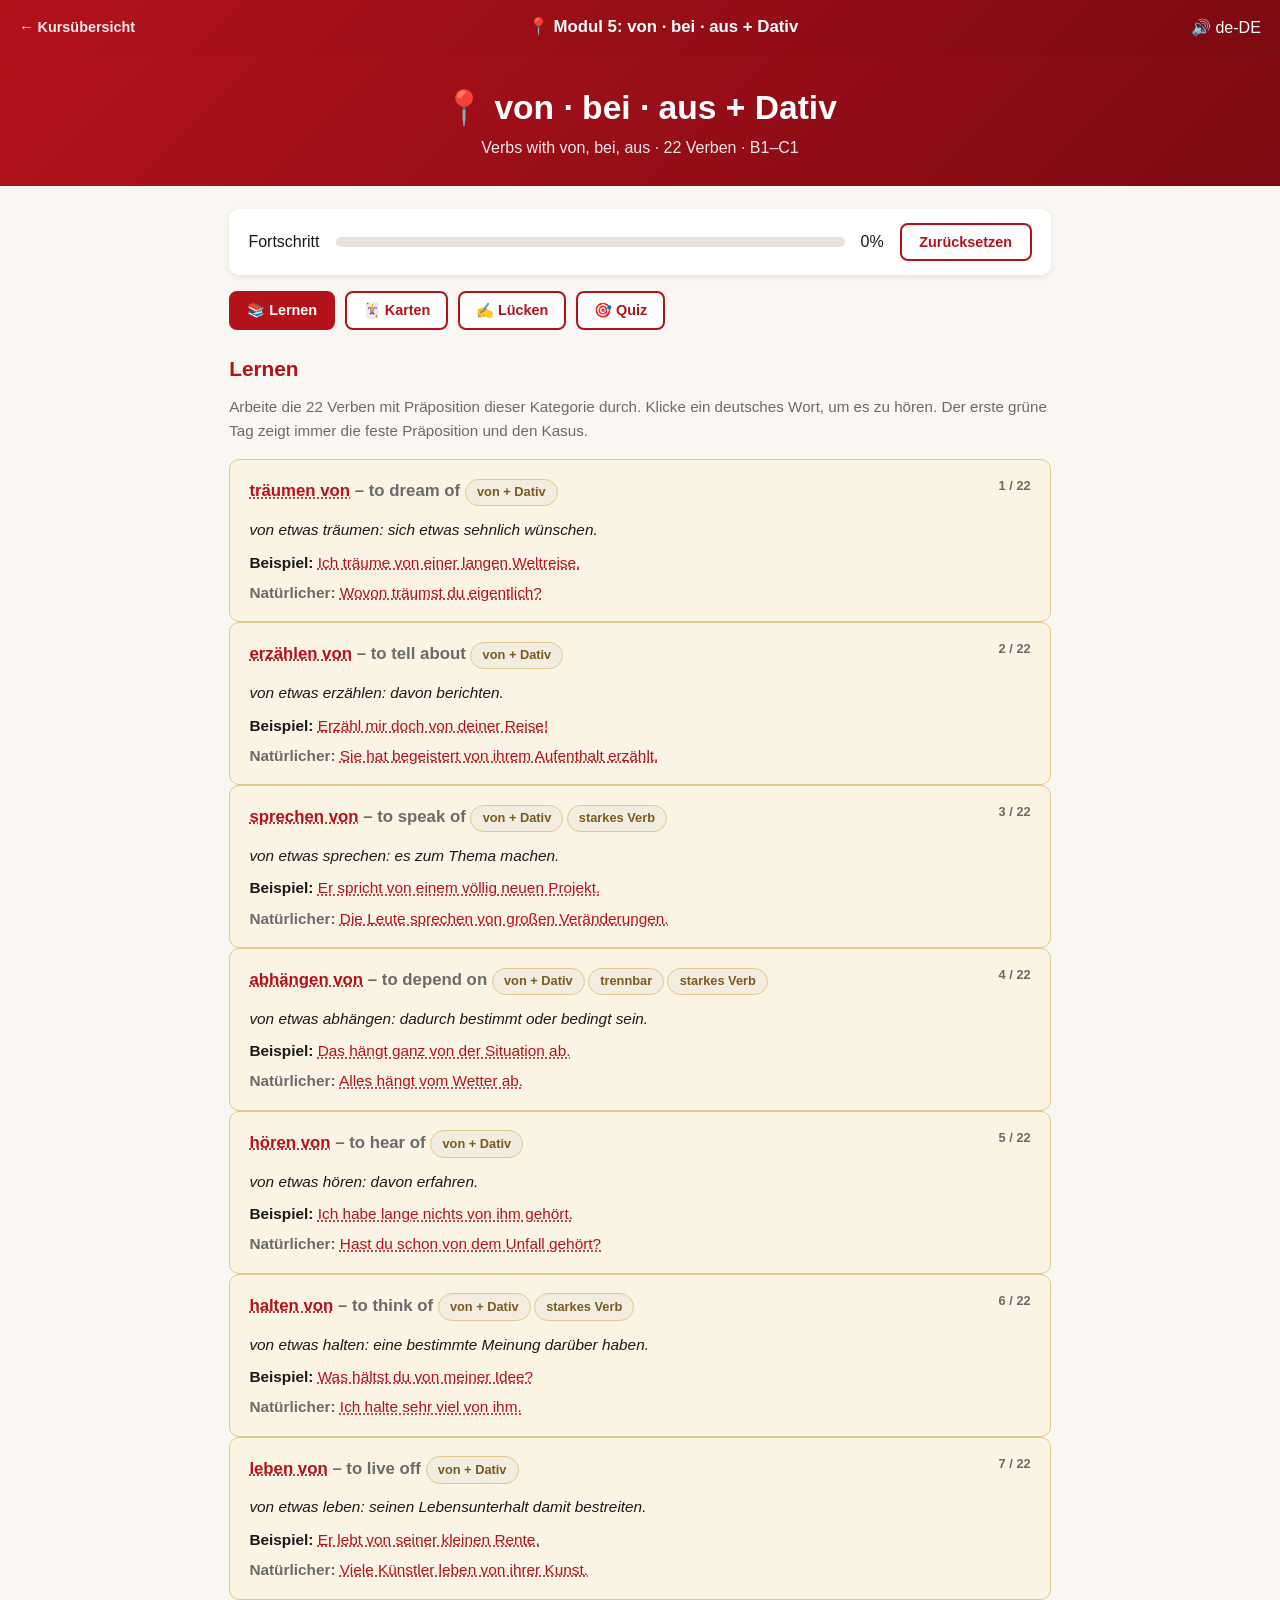
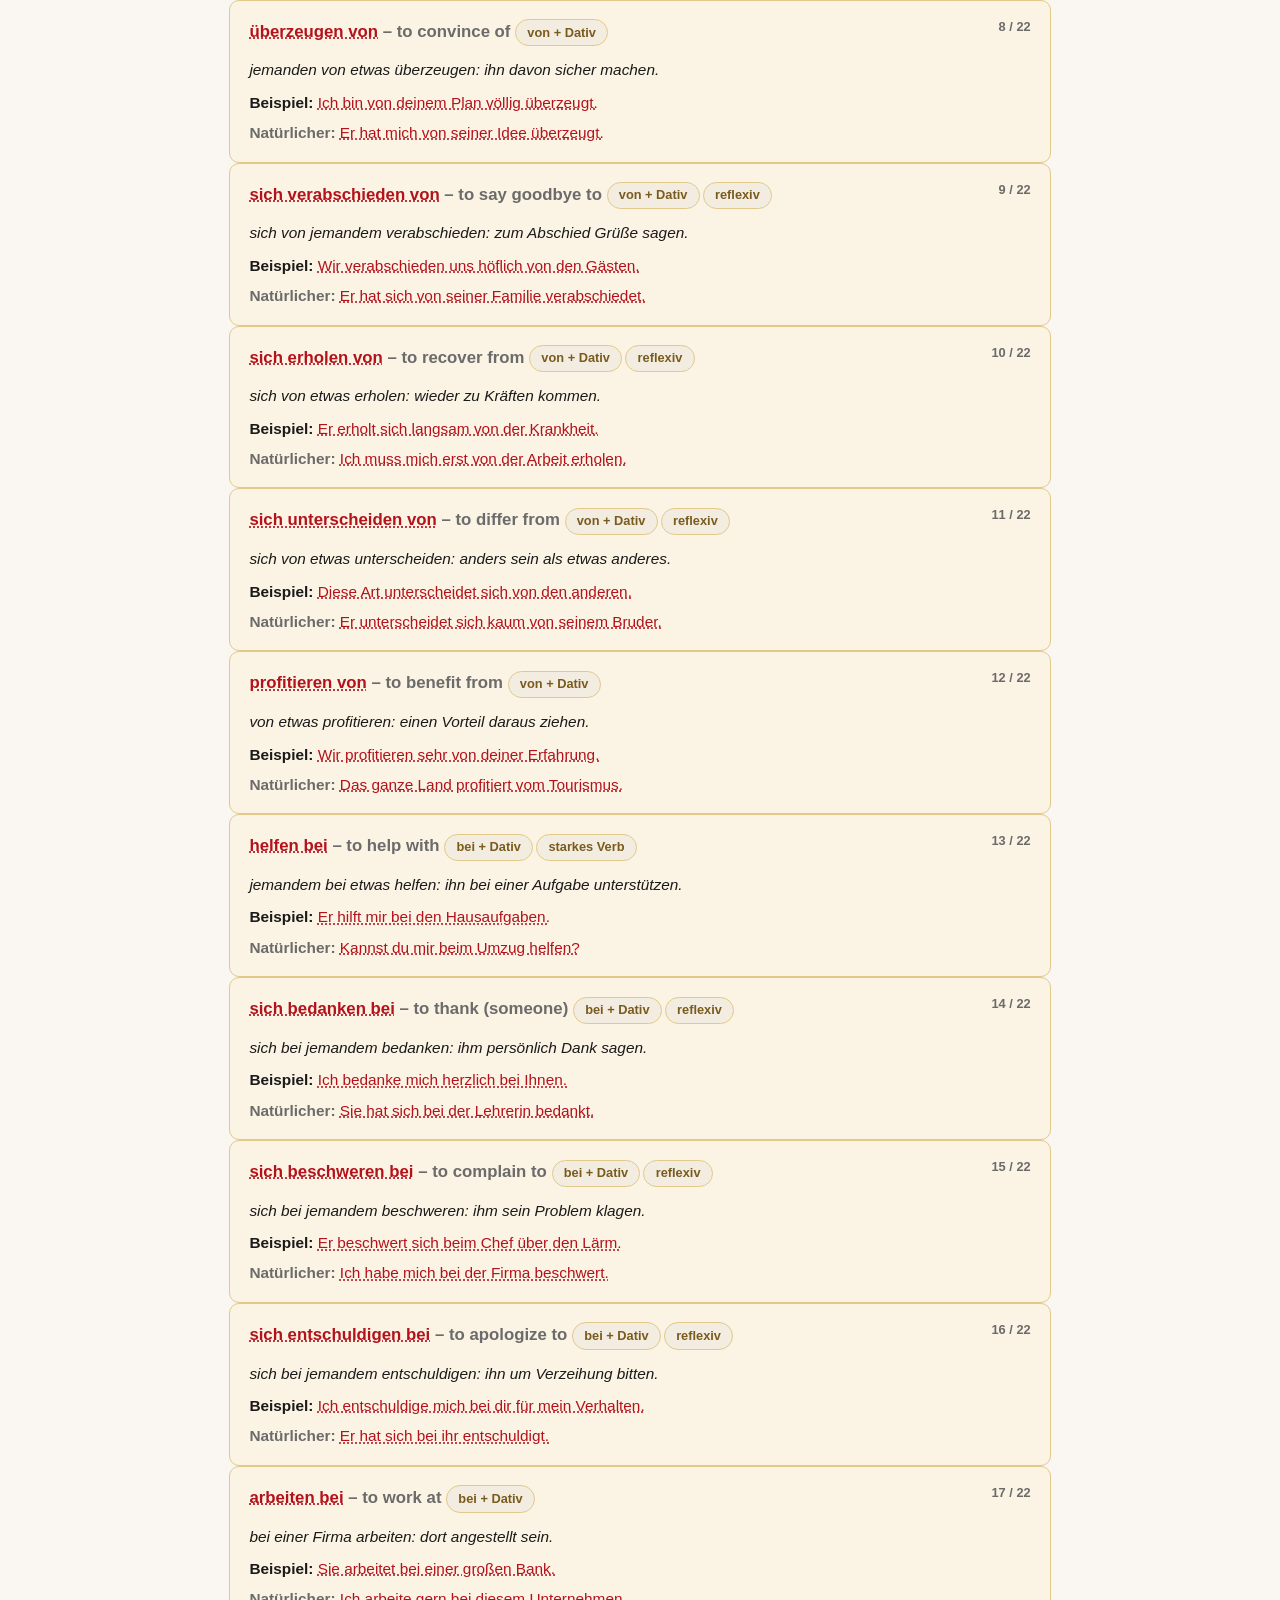
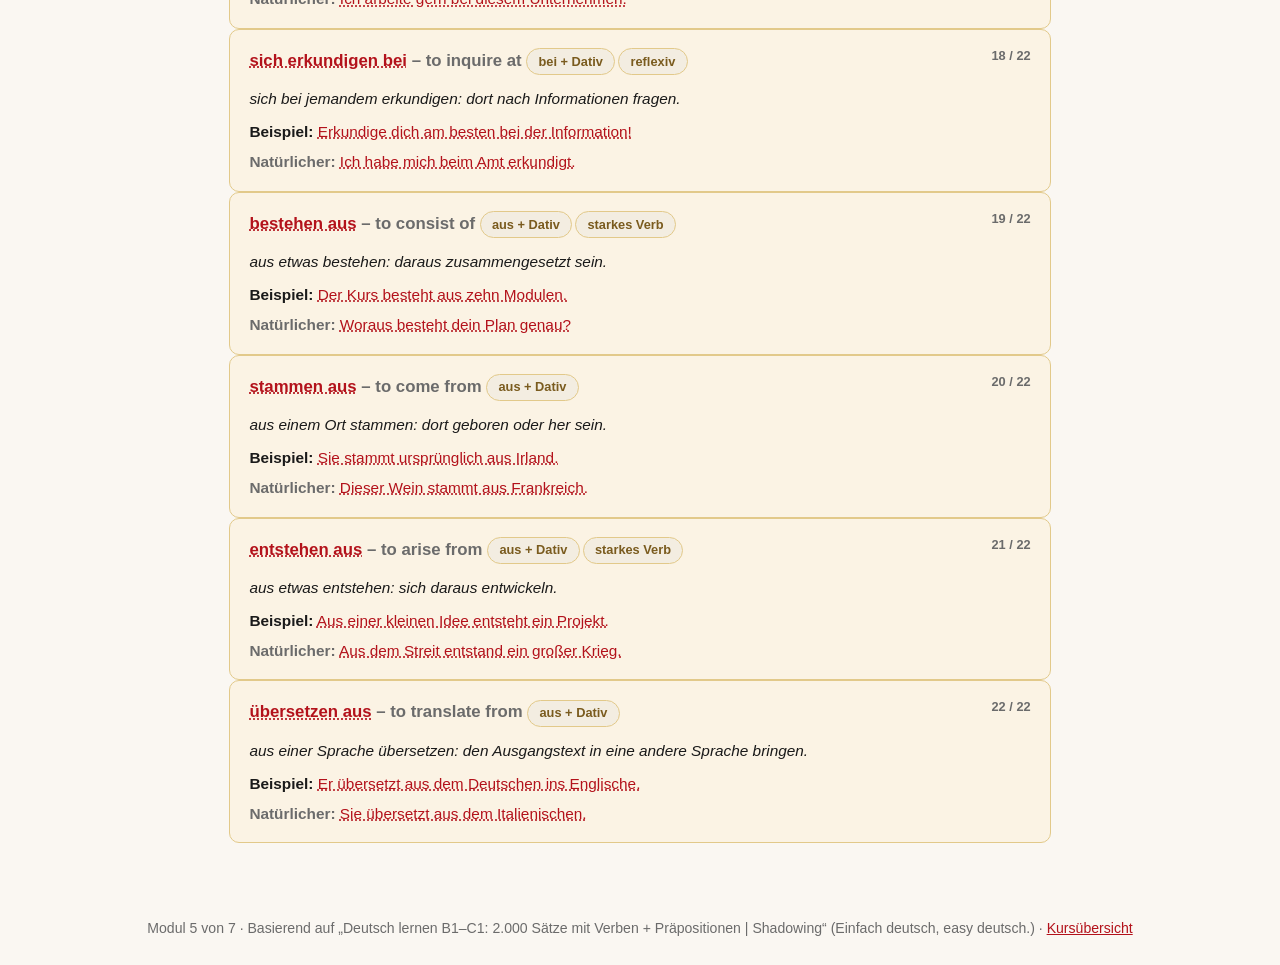
<file: 05-von-bei-aus/index.html>
<!DOCTYPE html>
<html lang="de">
<head>
<meta charset="UTF-8">
<meta name="viewport" content="width=device-width, initial-scale=1.0">
<title>Modul 5: von · bei · aus + Dativ – Verben mit Präpositionen</title>
<style>* { margin:0; padding:0; box-sizing:border-box; }
:root { --red:#b3121b; --red-dark:#7c0a12; --gold:#d4af37; --black:#1a1a1a; --grey:#6b6b6b; --cream:#faf7f2; }
body { font-family:-apple-system,BlinkMacSystemFont,'Segoe UI',Roboto,sans-serif; background:var(--cream); color:var(--black); line-height:1.6; }
.topbar { background:linear-gradient(135deg,var(--red) 0%,var(--red-dark) 100%); color:#fff; padding:.9rem 1.2rem; display:flex; justify-content:space-between; align-items:center; flex-wrap:wrap; gap:.5rem; }
.topbar a { color:#ffe9e9; text-decoration:none; font-weight:600; font-size:.9rem; }
.topbar .title { font-weight:700; font-size:1.05rem; }
header.hdr { background:linear-gradient(135deg,var(--red) 0%,var(--red-dark) 100%); color:#fff; padding:1.6rem 1.2rem; text-align:center; }
header.hdr h1 { font-size:clamp(1.4rem,3vw,2.1rem); }
header.hdr p { opacity:.9; }
.container { max-width:860px; margin:0 auto; padding:1.4rem 1.2rem 3rem; }
.tabs { display:flex; gap:.6rem; flex-wrap:wrap; margin-bottom:1.4rem; }
.tabbtn { border:2px solid var(--red); background:#fff; color:var(--red); padding:.55rem 1rem; border-radius:8px; font-weight:600; cursor:pointer; font-size:.9rem; transition:all .18s; }
.tabbtn.active { background:var(--red); color:#fff; }
.panel { display:none; }
.panel.active { display:block; }
.panel h2 { color:var(--red); margin-bottom:.6rem; font-size:1.3rem; }
.panel p.lede { color:var(--grey); margin-bottom:1rem; font-size:.95rem; }
.speak { color:var(--red); text-decoration:underline dotted; cursor:pointer; }
.progressbox { background:#fff; border-radius:10px; padding:.9rem 1.2rem; box-shadow:0 2px 6px rgba(0,0,0,.08); margin-bottom:1rem; display:flex; align-items:center; gap:1rem; flex-wrap:wrap; }
.progressbox .bar { flex:1; height:10px; background:#e7e2da; border-radius:6px; overflow:hidden; min-width:120px; }
.progressbox .bar .fill { height:100%; background:linear-gradient(90deg,var(--red),#e0555d); transition:width .3s; }
.btn { display:inline-block; background:var(--red); color:#fff; padding:.55rem 1.1rem; border-radius:8px; border:none; font-weight:600; font-size:.9rem; cursor:pointer; transition:background .18s; }
.btn:hover { background:var(--red-dark); }
.btn.gold { background:var(--gold); color:#1a1a1a; }
.btn.ghost { background:#fff; color:var(--red); border:2px solid var(--red); }
.qcard { background:#fff; border-radius:12px; padding:1.3rem 1.5rem; box-shadow:0 2px 8px rgba(0,0,0,.1); margin-bottom:1rem; }
.qcard .q { font-size:1.12rem; margin-bottom:.8rem; }
.qcard .q .german { font-weight:700; color:var(--red); }
.opts { display:grid; gap:.6rem; }
.opt { border:2px solid #ddd; background:#fff; padding:.7rem 1rem; border-radius:8px; cursor:pointer; font-size:.96rem; transition:all .15s; text-align:left; }
.opt:hover { border-color:var(--red); }
.opt.correct { background:#e9f7ec; border-color:#2e9e4f; }
.opt.wrong { background:#fdecec; border-color:#c0392b; }
.reveal { background:#fbf3e4; border:1px solid #e2c98a; border-radius:10px; padding:1rem 1.2rem; margin:.8rem 0 0; font-size:.96rem; }
.reveal .g { font-weight:700; color:var(--red); font-size:1.05rem; }
.reveal .en { color:var(--grey); }
.gramtag { display:inline-block; background:#f3ede1; color:#7a5b1e; border:1px solid #e2c98a; border-radius:20px; padding:.15rem .7rem; font-size:.8rem; margin:.15rem .2rem .15rem 0; }
.navbtns { display:flex; gap:.7rem; margin-top:1rem; flex-wrap:wrap; }
.flipcard { perspective:1000px; cursor:pointer; }
.flipcard .inner { position:relative; width:100%; min-height:220px; transition:transform .5s; transform-style:preserve-3d; }
.flipcard.flipped .inner { transform:rotateY(180deg); }
.face { position:absolute; inset:0; backface-visibility:hidden; -webkit-backface-visibility:hidden; border-radius:14px; padding:1.4rem; display:flex; flex-direction:column; justify-content:center; align-items:center; text-align:center; box-shadow:0 4px 14px rgba(0,0,0,.12); }
.face.front { background:#fff; border:2px solid var(--red); }
.face.front .verb { font-size:1.8rem; font-weight:800; color:var(--red); }
.face.front .hint { color:var(--grey); margin-top:.5rem; font-size:.95rem; }
.face.back { background:var(--red); color:#fff; transform:rotateY(180deg); }
.face.back .en { font-size:1.3rem; font-weight:700; margin-bottom:.6rem; }
.face.back .sent { opacity:.92; }
.empty-note { color:var(--grey); font-size:.9rem; margin-top:.4rem; }
.feedback { font-weight:700; margin-top:.6rem; }
.feedback.ok { color:#2e9e4f; }
.feedback.no { color:#c0392b; }
.feedback.sol { color:var(--grey); font-size:.9rem; font-weight:500; margin-top:.3rem; }
.speak.inline { font-size:.85rem; margin-left:.4rem; }
.qtype { font-size:.85rem; color:var(--grey); margin-bottom:.5rem; }
.qtype-tag { display:inline-block; background:var(--red); color:#fff; border-radius:20px; padding:.12rem .75rem; font-size:.78rem; font-weight:700; text-transform:uppercase; letter-spacing:.4px; vertical-align:middle; }
.qcard.results { text-align:center; border-top:5px solid var(--gold); }
.qcard.results h3 { color:var(--red); margin-bottom:.4rem; font-size:1.4rem; }
.qcard.results .bigscore { font-size:1.15rem; margin:.6rem 0 1rem; }
.qcard.results .navbtns { justify-content:center; }
@media (max-width:560px){ .flipcard .inner { min-height:190px; } .face.front .verb { font-size:1.4rem; } }.face.front .prompt { color:var(--gold); font-weight:700; font-size:.85rem; text-transform:uppercase; letter-spacing:1px; margin-bottom:.4rem; }
.face.front .en { color:var(--grey); margin-top:.4rem; font-size:.95rem; }
.face.back .prep { font-size:1.15rem; font-weight:700; margin-bottom:.5rem; }
.face.back .meaning { opacity:.92; font-size:.9rem; margin-bottom:.5rem; }
</style>
</head>
<body>
<div class="topbar"><a href="../index.html">← Kursübersicht</a><span class="title">📍 Modul 5: von · bei · aus + Dativ</span><span>🔊 de-DE</span></div>
<header class="hdr"><h1>📍 von · bei · aus + Dativ</h1><p>Verbs with von, bei, aus · 22 Verben · B1–C1</p></header>
<div class="container">
  <div class="progressbox">
    <span>Fortschritt</span>
    <div class="bar"><div class="fill" id="progFill" style="width:0%"></div></div>
    <span id="progPct">0%</span>
    <button class="btn ghost" onclick="resetProg()">Zurücksetzen</button>
  </div>

  <div class="tabs">
    <button class="tabbtn active" data-tab="study">📚 Lernen</button>
    <button class="tabbtn" data-tab="drill">🃏 Karten</button>
    <button class="tabbtn" data-tab="fill">✍️ Lücken</button>
    <button class="tabbtn" data-tab="quiz">🎯 Quiz</button>
  </div>

  <section class="panel active" id="panel-study">
    <h2>Lernen</h2>
    <p class="lede">Arbeite die 22 Verben mit Präposition dieser Kategorie durch. Klicke ein deutsches Wort, um es zu hören. Der erste grüne Tag zeigt immer die feste Präposition und den Kasus.</p>
    <div id="studyList"></div>
  </section>

  <section class="panel" id="panel-drill">
    <h2>Karten</h2>
    <p class="lede">Sieh das deutsche Verb und überlege, welche Präposition und welcher Kasus dazugehören. Dreh die Karte um, um die Lösung zu sehen.</p>
    <div class="progressbox"><span>Karte</span><span id="drillPos">1 / 22</span><div class="bar"><div class="fill" id="drillFill" style="width:0%"></div></div></div>
    <div class="flipcard" id="flipcard" onclick="flip()">
      <div class="inner">
        <div class="face front">
          <div class="prompt">Welche Präposition?</div>
          <div class="verb" id="drillVerb"></div>
          <div class="en" id="drillEn"></div>
          <div class="hint">Klicke für die Auflösung</div>
        </div>
        <div class="face back">
          <div class="prep" id="drillPrep"></div>
          <div class="sent" id="drillSent"></div>
        </div>
      </div>
    </div>
    <div class="navbtns">
      <button class="btn ghost" onclick="drillPrev()">← Zurück</button>
      <button class="btn" onclick="drillNext()">Weiter →</button>
    </div>
    <p class="empty-note">Karten durchlaufen die Verben in zufälliger Reihenfolge.</p>
  </section>

  <section class="panel" id="panel-fill">
    <h2>Lücken füllen</h2>
    <p class="lede">Vervollständige den Satz mit der passenden Präposition. Wähle die richtige Präposition und klicke auf „Weiter“.</p>
    <div class="progressbox"><span>Frage</span><span id="fillPos">1 / 10</span><div class="bar"><div class="fill" id="fillFill" style="width:0%"></div></div><span>Punkte</span><span id="fillScore">0 / 0</span></div>
    <div id="fillQ"></div>
    <div class="navbtns"><button class="btn ghost" onclick="fillReset()">Neu mischen</button></div>
    <p class="empty-note">10 zufällige Sätze aus dieser Kategorie. Die richtige Präposition wird automatisch erkannt.</p>
  </section>

  <section class="panel" id="panel-quiz">
    <h2>Quiz</h2>
    <p class="lede">10 gemischte Fragetypen: Präposition, Kasus, Übersetzung und Verbwahl. Jede Frage ist oben beschriftet – antworte und klicke auf „Weiter“.</p>
    <div class="progressbox"><span>Frage</span><span id="quizPos">1 / 10</span><div class="bar"><div class="fill" id="quizFill" style="width:0%"></div></div><span>Punkte</span><span id="quizScore">0 / 0</span></div>
    <div id="quizQ"></div>
    <div class="navbtns"><button class="btn ghost" onclick="quizReset()">Neu mischen</button></div>
    <p class="empty-note">10 Fragen, gemischt aus allen 22 Verben mit Präposition dieser Kategorie.</p>
  </section>
</div>
<footer style="text-align:center;padding:1.6rem;color:var(--grey);font-size:.88rem">
  <p>Modul 5 von 7 · Basierend auf „Deutsch lernen B1–C1: 2.000 Sätze mit Verben + Präpositionen | Shadowing“ (Einfach deutsch, easy deutsch.) · <a href="../index.html" style="color:var(--red)">Kursübersicht</a></p>
</footer>
<script>
const VERBS = [{"v": "träumen von", "verb": "träumen", "prep": "von", "case": "Dativ", "en": "to dream of", "meaning": "von etwas träumen: sich etwas sehnlich wünschen.", "example": "Ich träume von einer langen Weltreise.", "natural": "Wovon träumst du eigentlich?", "grammar": "von + Dativ"}, {"v": "erzählen von", "verb": "erzählen", "prep": "von", "case": "Dativ", "en": "to tell about", "meaning": "von etwas erzählen: davon berichten.", "example": "Erzähl mir doch von deiner Reise!", "natural": "Sie hat begeistert von ihrem Aufenthalt erzählt.", "grammar": "von + Dativ"}, {"v": "sprechen von", "verb": "sprechen", "prep": "von", "case": "Dativ", "en": "to speak of", "meaning": "von etwas sprechen: es zum Thema machen.", "example": "Er spricht von einem völlig neuen Projekt.", "natural": "Die Leute sprechen von großen Veränderungen.", "grammar": "von + Dativ · starkes Verb"}, {"v": "abhängen von", "verb": "abhängen", "prep": "von", "case": "Dativ", "en": "to depend on", "meaning": "von etwas abhängen: dadurch bestimmt oder bedingt sein.", "example": "Das hängt ganz von der Situation ab.", "natural": "Alles hängt vom Wetter ab.", "grammar": "von + Dativ · trennbar · starkes Verb"}, {"v": "hören von", "verb": "hören", "prep": "von", "case": "Dativ", "en": "to hear of", "meaning": "von etwas hören: davon erfahren.", "example": "Ich habe lange nichts von ihm gehört.", "natural": "Hast du schon von dem Unfall gehört?", "grammar": "von + Dativ"}, {"v": "halten von", "verb": "halten", "prep": "von", "case": "Dativ", "en": "to think of", "meaning": "von etwas halten: eine bestimmte Meinung darüber haben.", "example": "Was hältst du von meiner Idee?", "natural": "Ich halte sehr viel von ihm.", "grammar": "von + Dativ · starkes Verb"}, {"v": "leben von", "verb": "leben", "prep": "von", "case": "Dativ", "en": "to live off", "meaning": "von etwas leben: seinen Lebensunterhalt damit bestreiten.", "example": "Er lebt von seiner kleinen Rente.", "natural": "Viele Künstler leben von ihrer Kunst.", "grammar": "von + Dativ"}, {"v": "überzeugen von", "verb": "überzeugen", "prep": "von", "case": "Dativ", "en": "to convince of", "meaning": "jemanden von etwas überzeugen: ihn davon sicher machen.", "example": "Ich bin von deinem Plan völlig überzeugt.", "natural": "Er hat mich von seiner Idee überzeugt.", "grammar": "von + Dativ"}, {"v": "sich verabschieden von", "verb": "sich verabschieden", "prep": "von", "case": "Dativ", "en": "to say goodbye to", "meaning": "sich von jemandem verabschieden: zum Abschied Grüße sagen.", "example": "Wir verabschieden uns höflich von den Gästen.", "natural": "Er hat sich von seiner Familie verabschiedet.", "grammar": "von + Dativ · reflexiv"}, {"v": "sich erholen von", "verb": "sich erholen", "prep": "von", "case": "Dativ", "en": "to recover from", "meaning": "sich von etwas erholen: wieder zu Kräften kommen.", "example": "Er erholt sich langsam von der Krankheit.", "natural": "Ich muss mich erst von der Arbeit erholen.", "grammar": "von + Dativ · reflexiv"}, {"v": "sich unterscheiden von", "verb": "sich unterscheiden", "prep": "von", "case": "Dativ", "en": "to differ from", "meaning": "sich von etwas unterscheiden: anders sein als etwas anderes.", "example": "Diese Art unterscheidet sich von den anderen.", "natural": "Er unterscheidet sich kaum von seinem Bruder.", "grammar": "von + Dativ · reflexiv"}, {"v": "profitieren von", "verb": "profitieren", "prep": "von", "case": "Dativ", "en": "to benefit from", "meaning": "von etwas profitieren: einen Vorteil daraus ziehen.", "example": "Wir profitieren sehr von deiner Erfahrung.", "natural": "Das ganze Land profitiert vom Tourismus.", "grammar": "von + Dativ"}, {"v": "helfen bei", "verb": "helfen", "prep": "bei", "case": "Dativ", "en": "to help with", "meaning": "jemandem bei etwas helfen: ihn bei einer Aufgabe unterstützen.", "example": "Er hilft mir bei den Hausaufgaben.", "natural": "Kannst du mir beim Umzug helfen?", "grammar": "bei + Dativ · starkes Verb"}, {"v": "sich bedanken bei", "verb": "sich bedanken", "prep": "bei", "case": "Dativ", "en": "to thank (someone)", "meaning": "sich bei jemandem bedanken: ihm persönlich Dank sagen.", "example": "Ich bedanke mich herzlich bei Ihnen.", "natural": "Sie hat sich bei der Lehrerin bedankt.", "grammar": "bei + Dativ · reflexiv"}, {"v": "sich beschweren bei", "verb": "sich beschweren", "prep": "bei", "case": "Dativ", "en": "to complain to", "meaning": "sich bei jemandem beschweren: ihm sein Problem klagen.", "example": "Er beschwert sich beim Chef über den Lärm.", "natural": "Ich habe mich bei der Firma beschwert.", "grammar": "bei + Dativ · reflexiv"}, {"v": "sich entschuldigen bei", "verb": "sich entschuldigen", "prep": "bei", "case": "Dativ", "en": "to apologize to", "meaning": "sich bei jemandem entschuldigen: ihn um Verzeihung bitten.", "example": "Ich entschuldige mich bei dir für mein Verhalten.", "natural": "Er hat sich bei ihr entschuldigt.", "grammar": "bei + Dativ · reflexiv"}, {"v": "arbeiten bei", "verb": "arbeiten", "prep": "bei", "case": "Dativ", "en": "to work at", "meaning": "bei einer Firma arbeiten: dort angestellt sein.", "example": "Sie arbeitet bei einer großen Bank.", "natural": "Ich arbeite gern bei diesem Unternehmen.", "grammar": "bei + Dativ"}, {"v": "sich erkundigen bei", "verb": "sich erkundigen", "prep": "bei", "case": "Dativ", "en": "to inquire at", "meaning": "sich bei jemandem erkundigen: dort nach Informationen fragen.", "example": "Erkundige dich am besten bei der Information!", "natural": "Ich habe mich beim Amt erkundigt.", "grammar": "bei + Dativ · reflexiv"}, {"v": "bestehen aus", "verb": "bestehen", "prep": "aus", "case": "Dativ", "en": "to consist of", "meaning": "aus etwas bestehen: daraus zusammengesetzt sein.", "example": "Der Kurs besteht aus zehn Modulen.", "natural": "Woraus besteht dein Plan genau?", "grammar": "aus + Dativ · starkes Verb"}, {"v": "stammen aus", "verb": "stammen", "prep": "aus", "case": "Dativ", "en": "to come from", "meaning": "aus einem Ort stammen: dort geboren oder her sein.", "example": "Sie stammt ursprünglich aus Irland.", "natural": "Dieser Wein stammt aus Frankreich.", "grammar": "aus + Dativ"}, {"v": "entstehen aus", "verb": "entstehen", "prep": "aus", "case": "Dativ", "en": "to arise from", "meaning": "aus etwas entstehen: sich daraus entwickeln.", "example": "Aus einer kleinen Idee entsteht ein Projekt.", "natural": "Aus dem Streit entstand ein großer Krieg.", "grammar": "aus + Dativ · starkes Verb"}, {"v": "übersetzen aus", "verb": "übersetzen", "prep": "aus", "case": "Dativ", "en": "to translate from", "meaning": "aus einer Sprache übersetzen: den Ausgangstext in eine andere Sprache bringen.", "example": "Er übersetzt aus dem Deutschen ins Englische.", "natural": "Sie übersetzt aus dem Italienischen.", "grammar": "aus + Dativ"}];
const CATID = 5;
// =============================================================
//  Verben mit Präpositionen - module app logic
//  Expects VERBS (array) and CATID (int) defined before this file.
// =============================================================
const N = VERBS.length;
const KEY = 'dvp-progress-' + CATID;

const TTS = (() => {
  const u = ('speechSynthesis' in window) ? window.speechSynthesis : null;
  let voice = null;
  if (u) {
    const pick = () => {
      const vs = u.getVoices();
      voice = vs.find(v => v.lang === 'de-DE') || vs.find(v => v.lang && v.lang.slice(0, 2) === 'de') || null;
    };
    pick();
    u.onvoiceschanged = pick;
  }
  return {
    ok: !!u,
    speak(t) {
      if (!u) return;
      u.cancel();
      const x = new SpeechSynthesisUtterance(t);
      x.lang = 'de-DE';
      x.rate = 0.92;
      if (voice) x.voice = voice;
      u.speak(x);
    }
  };
})();

window.speak = function (t) { TTS.speak(t); };

function escHtml(s) {
  return String(s).replace(/&/g, '&amp;').replace(/</g, '&lt;').replace(/>/g, '&gt;');
}

function q(tag, attrs, html) {
  const el = document.createElement(tag);
  for (const k in attrs) el.setAttribute(k, attrs[k]);
  if (html != null) el.innerHTML = html;
  return el;
}

// ---------- progress ----------
function setProg(p) {
  p = Math.max(0, Math.min(100, Math.round(p)));
  localStorage.setItem(KEY, p);
  const f = document.getElementById('progFill');
  const t = document.getElementById('progPct');
  if (f) f.style.width = p + '%';
  if (t) t.textContent = p + '%';
}
function getProg() { return parseInt(localStorage.getItem(KEY) || '0', 10); }
function resetProg() {
  if (confirm('Fortschritt zurücksetzen?')) {
    localStorage.removeItem(KEY);
    setProg(0);
  }
}
setProg(getProg());

// ---------- tabs ----------
document.querySelectorAll('.tabbtn').forEach(b => b.addEventListener('click', () => {
  document.querySelectorAll('.tabbtn').forEach(x => x.classList.remove('active'));
  document.querySelectorAll('.panel').forEach(x => x.classList.remove('active'));
  b.classList.add('active');
  document.getElementById('panel-' + b.dataset.tab).classList.add('active');
}));

// ---------- helpers ----------
function shuffle(a) {
  const arr = a.slice();
  for (let i = arr.length - 1; i > 0; i--) {
    const j = Math.floor(Math.random() * (i + 1));
    [arr[i], arr[j]] = [arr[j], arr[i]];
  }
  return arr;
}

const PREPS = ['an', 'auf', 'aus', 'bei', 'durch', 'für', 'gegen', 'in', 'mit', 'nach', 'über', 'um', 'unter', 'von', 'vor', 'zu'];

// Blank the preposition in a sentence (example preferred, else natural).
function clozeFor(v) {
  const re = new RegExp('\\b' + v.prep.replace(/[.*+?^${}()|[\]\\]/g, '\\$&') + '\\b', 'i');
  for (const c of [{ s: v.example, label: 'Beispiel' }, { s: v.natural, label: 'Natürlicher' }]) {
    const m = c.s.match(re);
    if (m) {
      return {
        blanked: c.s.slice(0, m.index) + '______' + c.s.slice(m.index + m[0].length),
        original: c.s,
        label: c.label,
        hit: m[0]
      };
    }
  }
  return null;
}

// 4 preposition options (1 correct + 3 plausible distractors)
function prepOptions(correct) {
  const seen = new Set([correct.toLowerCase()]);
  const opts = [correct];
  for (const p of shuffle(PREPS)) {
    if (!seen.has(p.toLowerCase())) { seen.add(p.toLowerCase()); opts.push(p); }
    if (opts.length === 4) break;
  }
  return shuffle(opts);
}

// 4 verb+preposition options (1 correct + 3 distractors)
function verbOptions(correctV) {
  const seen = new Set([correctV.toLowerCase()]);
  const opts = [correctV];
  for (const w of shuffle(VERBS.map(x => x.v))) {
    const key = w.toLowerCase();
    if (!seen.has(key)) { seen.add(key); opts.push(w); }
    if (opts.length === 4) break;
  }
  return shuffle(opts);
}

// ---------- study ----------
(function () {
  const list = document.getElementById('studyList');
  VERBS.forEach((v, i) => {
    const tags = escHtml(v.grammar).split('·').map(g => `<span class="gramtag">${g.trim()}</span>`).join('');
    const card = q('div', { className: 'qcard' }, `
      <div class="reveal" style="margin:0">
        <div class="g"><span class="speak" data-speak="verb">${escHtml(v.v)}</span>
          <span class="en">– ${escHtml(v.en)}</span> ${tags}
          <span style="float:right;color:var(--grey);font-size:.8rem">${i + 1} / ${N}</span>
        </div>
        <div style="margin-top:.6rem"><em>${escHtml(v.meaning)}</em></div>
        <div style="margin-top:.5rem"><b>Beispiel:</b> <span class="speak" data-speak="example">${escHtml(v.example)}</span></div>
        <div style="margin-top:.35rem;color:var(--grey)"><b>Natürlicher:</b> <span class="speak" data-speak="natural">${escHtml(v.natural)}</span></div>
      </div>`);
    card.querySelectorAll('.speak[data-speak]').forEach(sp => {
      sp.addEventListener('click', e => {
        e.stopPropagation();
        const kind = sp.dataset.speak;
        TTS.speak(kind === 'verb' ? v.v : kind === 'example' ? v.example : v.natural);
      });
    });
    list.appendChild(card);
  });
})();

// ---------- drill (flashcards) ----------
let drillOrder = shuffle([...Array(N).keys()]);
let drillIdx = 0;

function setDrill() {
  const v = VERBS[drillOrder[drillIdx]];
  const card = document.getElementById('flipcard');
  card.classList.remove('flipped');
  const verbEl = document.getElementById('drillVerb');
  verbEl.className = 'verb speak';
  verbEl.textContent = v.verb;
  verbEl.onclick = (e) => { e.stopPropagation(); TTS.speak(v.v); };
  document.getElementById('drillEn').textContent = v.en;
  document.getElementById('drillPrep').textContent = v.prep + ' + ' + v.case;
  document.getElementById('drillSent').innerHTML =
    '<b>' + escHtml(v.v) + '</b> = ' + escHtml(v.en) + '<br><br><b>Beispiel:</b> ' + escHtml(v.example) + '<br><b>Natürlicher:</b> ' + escHtml(v.natural);
  document.getElementById('drillPos').textContent = (drillIdx + 1) + ' / ' + N;
  document.getElementById('drillFill').style.width = ((drillIdx + 1) / N * 100) + '%';
}
function flip() { document.getElementById('flipcard').classList.toggle('flipped'); }
function drillNext() {
  if (drillIdx === N - 1) {
    drillOrder = shuffle([...Array(N).keys()]);
    drillIdx = 0;
  } else {
    drillIdx++;
  }
  setDrill();
  setProg(getProg() + Math.max(1, Math.round(100 / N)));
}
function drillPrev() {
  if (drillIdx === 0) { setDrill(); return; }
  drillIdx--;
  setDrill();
}
setDrill();

// =============================================================
//  LÜCKEN (Welche Präposition passt?)
// =============================================================
const ROUND_LEN = 10;
let fillItems = [], fillIdx = 0, fillScore = 0, fillAnswered = 0;

function fillScoreElt() { return document.getElementById('fillScore'); }

function genFill() {
  fillItems = shuffle(VERBS.map((v, i) => ({ v, i }))).slice(0, ROUND_LEN);
  fillIdx = 0; fillScore = 0; fillAnswered = 0;
  fillShow();
}

function fillProgress() {
  document.getElementById('fillPos').textContent = (fillIdx + 1) + ' / ' + ROUND_LEN;
  document.getElementById('fillFill').style.width = ((fillIdx + 1) / ROUND_LEN * 100) + '%';
  if (fillScoreElt()) fillScoreElt().textContent = fillScore + ' / ' + fillAnswered + ' richtig';
}

function fillShow() {
  fillProgress();
  const it = fillItems[fillIdx];
  const v = VERBS[it.i];
  const cloze = clozeFor(v);
  const opts = prepOptions(v.prep);

  let inner;
  if (cloze) {
    inner = `
      <p class="qtype">Welche Präposition passt in den Satz? <span class="qtype-tag">${cloze.label}</span></p>
      <div class="q"><em>„${escHtml(cloze.blanked)}“</em>
        <span class="speak inline" data-say="${escHtml(cloze.original)}">🔊 anhören</span></div>
      <div class="opts">${opts.map(o => `<button class="opt" data-ok="${o === v.prep ? '1' : '0'}">${escHtml(o)}</button>`).join('')}</div>`;
  } else {
    inner = `
      <p class="qtype">Welche Präposition gehört zu „${escHtml(v.verb)}“?</p>
      <div class="q"><em>„${escHtml(v.meaning)}“</em></div>
      <div class="opts">${opts.map(o => `<button class="opt" data-ok="${o === v.prep ? '1' : '0'}">${escHtml(o)}</button>`).join('')}</div>`;
  }
  const box = q('div', { className: 'qcard' }, inner + `<div id="fillFb"></div>`);
  box.querySelectorAll('.opt').forEach(b => b.addEventListener('click', () => fillPick(b, v)));
  box.querySelectorAll('.speak[data-say]').forEach(sp => sp.addEventListener('click', e => { e.stopPropagation(); TTS.speak(sp.dataset.say); }));
  const host = document.getElementById('fillQ');
  host.innerHTML = '';
  host.appendChild(box);
}

function fillPick(btn, v) {
  if (btn.disabled) return;
  boxdisabled('#fillQ .opt');
  const ok = btn.dataset.ok === '1';
  btn.classList.add(ok ? 'correct' : 'wrong');
  fillAnswered++;
  if (ok) fillScore++;

  const cloze = clozeFor(v);
  const fb = document.getElementById('fillFb');
  const sol = cloze
    ? `Die Lösung: <span class="speak" data-sol="${escHtml(cloze.original)}">„${escHtml(cloze.original)}“</span>`
    : `Die Lösung: <b>${escHtml(v.v)}</b>`;

  fb.innerHTML = (ok
    ? `<div class="feedback ok">Richtig! 🎉</div>`
    : `<div class="feedback no">Nicht ganz – <b>${escHtml(v.v)}</b> (${escHtml(v.en)})</div>`)
    + `<div class="feedback sol">${sol}</div>`;

  fb.querySelectorAll('.speak').forEach(sp => sp.addEventListener('click', e => { e.stopPropagation(); TTS.speak(sp.dataset.sol); }));

  fillProgress();
  setProg(getProg() + 1);

  const btnWrap = q('div', { className: 'navbtns' },
    fillIdx < ROUND_LEN - 1
      ? `<button class="btn">Weiter →</button>`
      : `<button class="btn">Ergebnis anzeigen 🏁</button>`);
  btnWrap.querySelector('button').addEventListener('click', () => {
    if (fillIdx < ROUND_LEN - 1) { fillIdx++; fillShow(); }
    else fillResult();
  });
  fb.appendChild(btnWrap);
}

function fillResult() {
  const host = document.getElementById('fillQ');
  host.innerHTML = '';
  const card = q('div', { className: 'qcard results' }, `
    <h3>🏁 Runde geschafft</h3>
    <p class="bigscore">Du hast <b>${fillScore}</b> von <b>${ROUND_LEN}</b> Sätzen richtig ergänzt.</p>
    <div class="navbtns">
      <button class="btn" id="fillAgain">Nochmal spielen</button>
      <button class="btn ghost" onclick="document.querySelector('[data-tab=drill]').click()">Zu den Karten</button>
    </div>`);
  card.querySelector('#fillAgain').addEventListener('click', genFill);
  host.appendChild(card);
  fillProgress();
}
function boxdisabled(sel) { [...document.querySelectorAll(sel)].forEach(o => o.disabled = true); }
function fillReset() { genFill(); }
genFill();

// =============================================================
//  QUIZ
// =============================================================
let quizItems = [], quizIdx = 0, quizScore = 0, quizAnswered = 0;

function quizScoreElt() { return document.getElementById('quizScore'); }

function genQuiz() {
  quizItems = shuffle(VERBS.map((v, i) => ({ v, i }))).slice(0, ROUND_LEN);
  quizIdx = 0; quizScore = 0; quizAnswered = 0;
  quizShow();
}

function quizProgress() {
  document.getElementById('quizPos').textContent = (quizIdx + 1) + ' / ' + ROUND_LEN;
  document.getElementById('quizFill').style.width = ((quizIdx + 1) / ROUND_LEN * 100) + '%';
  if (quizScoreElt()) quizScoreElt().textContent = quizScore + ' / ' + quizAnswered + ' richtig';
}

function quizShow() {
  quizProgress();
  const it = quizItems[quizIdx];
  const v = VERBS[it.i];

  // fixed per item -> predictable and balanced
  const tpl = (it.i * 7 + quizIdx) % 4;
  const pool = shuffle(VERBS.filter(x => x.i !== it.i));

  let badge, qhtml, opts, correct;

  if (tpl === 0) {            // Welche Präposition?
    badge = 'Präposition';
    correct = v.prep;
    const cloze = clozeFor(v);
    if (cloze) {
      qhtml = `Welche Präposition passt in den Satz? <span class="speak inline" data-say="${escHtml(cloze.original)}">🔊 anhören</span>
        <div class="q" style="margin-top:.6rem"><em>„${escHtml(cloze.blanked)}“</em></div>`;
    } else {
      qhtml = `Welche Präposition gehört zu „<b>${escHtml(v.verb)}</b>“? <em>${escHtml(v.meaning)}</em>`;
    }
    opts = prepOptions(v.prep);
  } else if (tpl === 1) {     // Akkusativ oder Dativ?
    badge = 'Kasus';
    correct = v.case;
    qhtml = `Welchen Fall verlangt „<b>${escHtml(v.v)}</b>“?`;
    opts = ['Akkusativ', 'Dativ'];
  } else if (tpl === 2) {     // Deutsch -> Englisch
    badge = 'Deutsch → Englisch';
    correct = v.en;
    qhtml = `Was bedeutet „<b>${escHtml(v.v)}</b>“? <span class="speak inline" data-say="${escHtml(v.v)}">🔊 anhören</span>`;
    const seen = new Set([v.en]); const o = [v.en];
    for (const d of pool) { if (!seen.has(d.en.toLowerCase())) { seen.add(d.en.toLowerCase()); o.push(d.en); } if (o.length === 4) break; }
    opts = shuffle(o);
  } else {                    // Englisch -> Deutsch
    badge = 'Englisch → Deutsch';
    correct = v.v;
    qhtml = `Wie heißt „<b>${escHtml(v.en)}</b>“ auf Deutsch?`;
    opts = verbOptions(v.v);
  }

  const box = q('div', { className: 'qcard' }, `
    <p class="qtype"><span class="qtype-tag">${badge}</span></p>
    <div class="q">${qhtml}</div>
    <div class="opts">${opts.map(o => `<button class="opt" data-ok="${String(o) === String(correct) ? '1' : '0'}">${escHtml(o)}</button>`).join('')}</div>
    <div id="quizFb"></div>`);
  box.querySelectorAll('.opt').forEach(b => b.addEventListener('click', () => quizPick(b, String(correct), v)));
  box.querySelectorAll('.speak[data-say]').forEach(sp => sp.addEventListener('click', e => { e.stopPropagation(); TTS.speak(sp.dataset.say); }));
  const host = document.getElementById('quizQ');
  host.innerHTML = '';
  host.appendChild(box);
}

function quizPick(btn, correct, v) {
  if (btn.disabled) return;
  boxdisabled('#quizQ .opt');
  const ok = btn.dataset.ok === '1';
  btn.classList.add(ok ? 'correct' : 'wrong');
  quizAnswered++;
  if (ok) quizScore++;

  const fb = document.getElementById('quizFb');
  let extra = '';
  if (!ok) extra = `<div class="feedback sol">Antwort: <b>${escHtml(correct)}</b> · ${escHtml(v.v)} (${escHtml(v.prep)} + ${escHtml(v.case)})</div>`;
  fb.innerHTML = (ok
    ? `<div class="feedback ok">Richtig! 🎉</div>`
    : `<div class="feedback no">Leider falsch.</div>`)
    + extra;

  quizProgress();
  setProg(getProg() + 1);

  const btnWrap = q('div', { className: 'navbtns' },
    quizIdx < ROUND_LEN - 1
      ? `<button class="btn">Weiter →</button>`
      : `<button class="btn">Ergebnis anzeigen 🏁</button>`);
  btnWrap.querySelector('button').addEventListener('click', () => {
    if (quizIdx < ROUND_LEN - 1) { quizIdx++; quizShow(); }
    else quizResult();
  });
  fb.appendChild(btnWrap);
}

function quizResult() {
  const host = document.getElementById('quizQ');
  host.innerHTML = '';
  const card = q('div', { className: 'qcard results' }, `
    <h3>🏁 Quiz geschafft</h3>
    <p class="bigscore">Du hast <b>${quizScore}</b> von <b>${ROUND_LEN}</b> Fragen richtig beantwortet.</p>
    <div class="navbtns">
      <button class="btn" id="quizAgain">Nochmal spielen</button>
      <button class="btn ghost" onclick="document.querySelector('[data-tab=drill]').click()">Zu den Karten</button>
    </div>`);
  card.querySelector('#quizAgain').addEventListener('click', genQuiz);
  host.appendChild(card);
  quizProgress();
}
function quizReset() { genQuiz(); }
genQuiz();

</script>
</body>
</html>
</file>
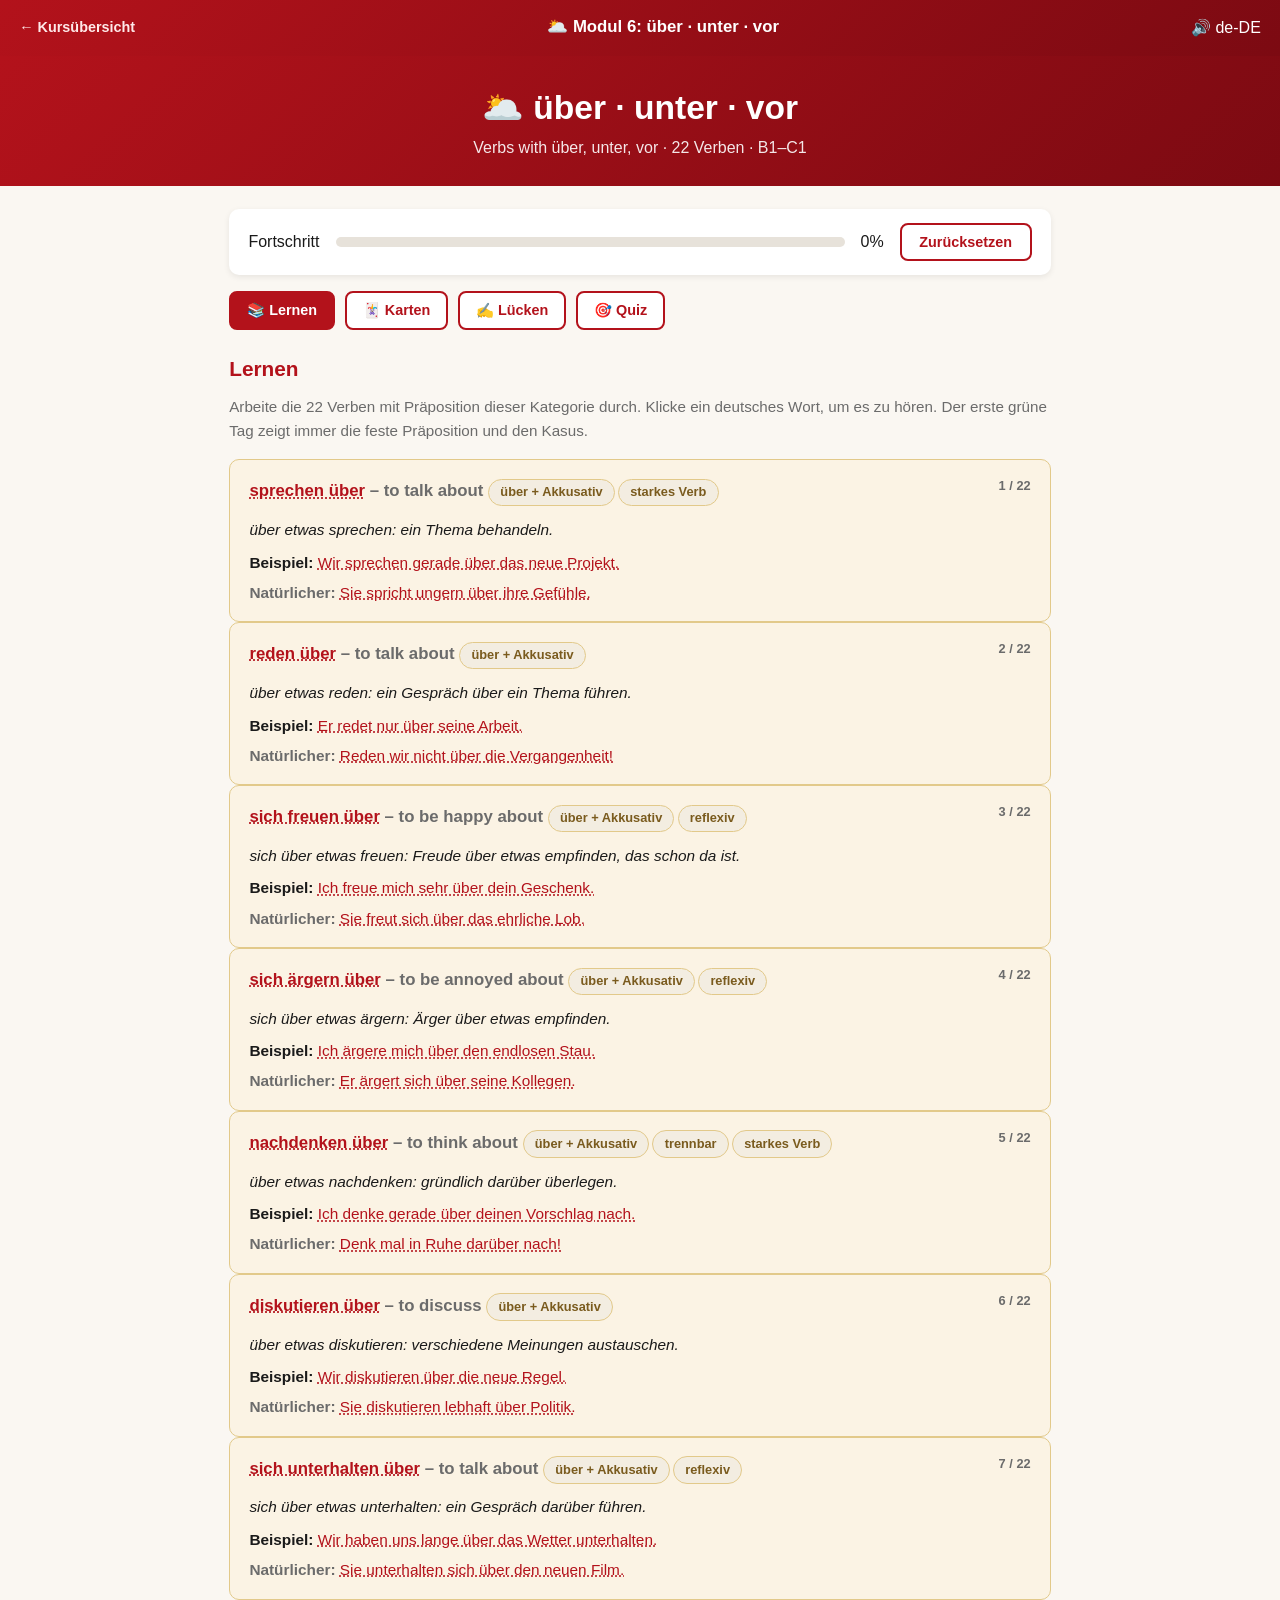
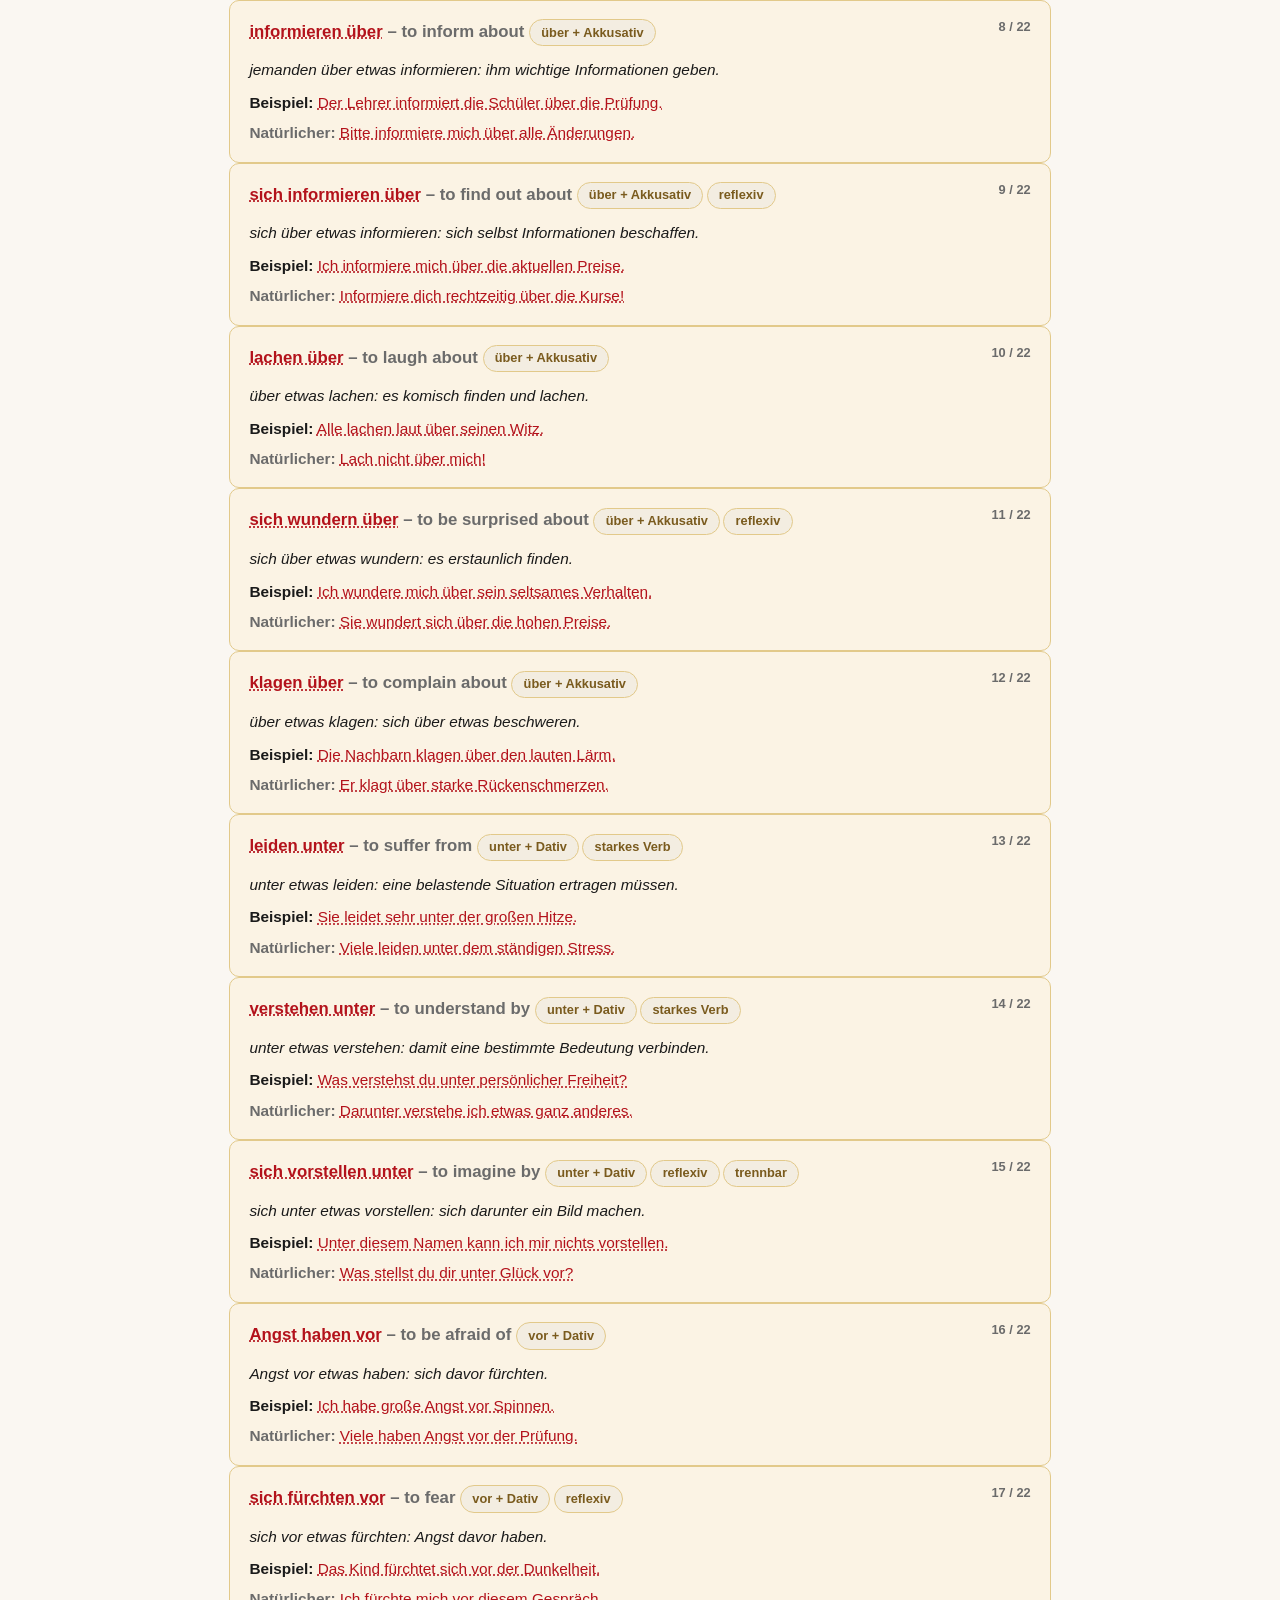
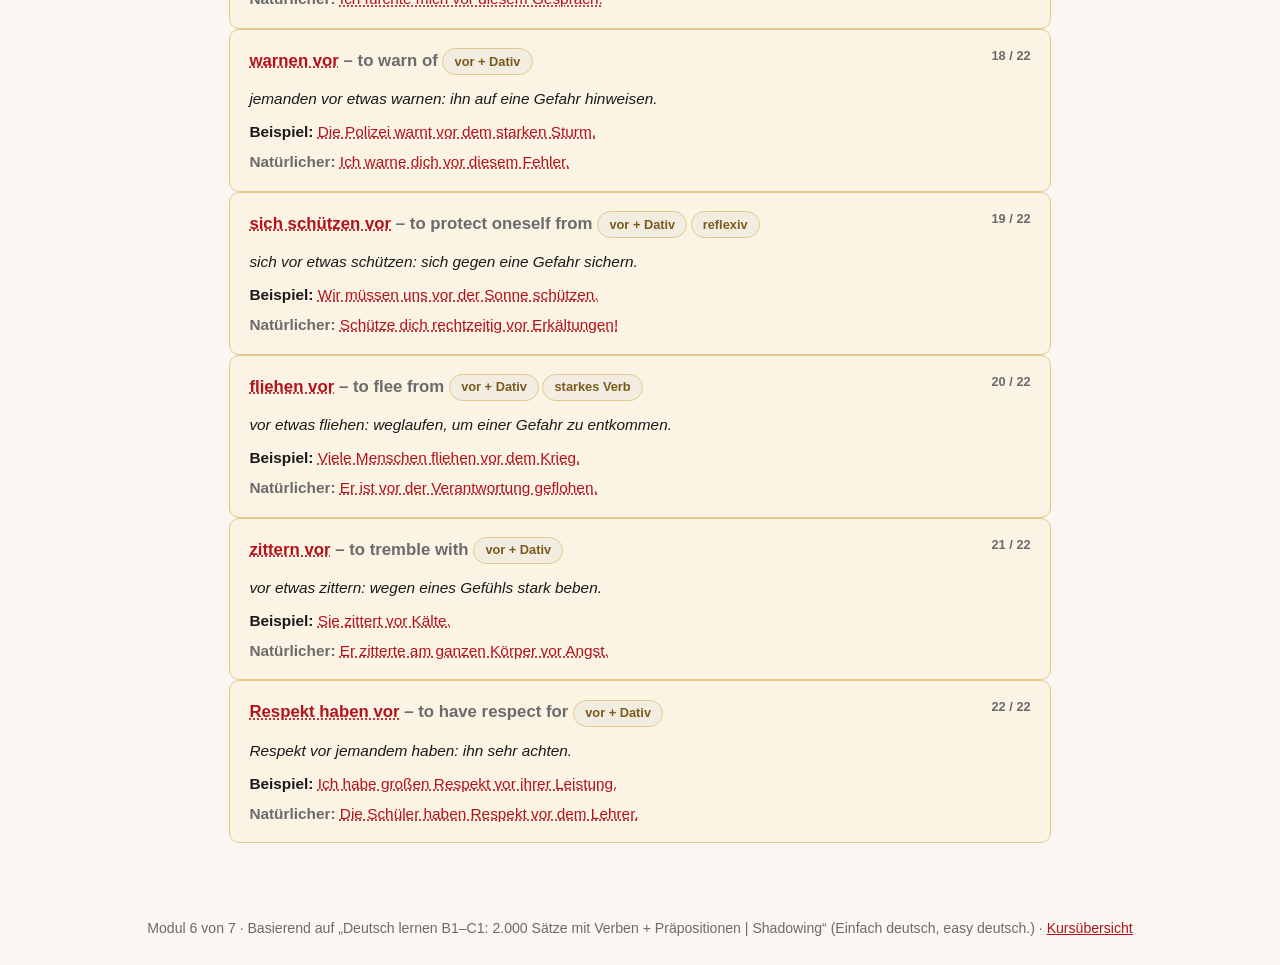
<file: 06-ueber-unter-vor/index.html>
<!DOCTYPE html>
<html lang="de">
<head>
<meta charset="UTF-8">
<meta name="viewport" content="width=device-width, initial-scale=1.0">
<title>Modul 6: über · unter · vor – Verben mit Präpositionen</title>
<style>* { margin:0; padding:0; box-sizing:border-box; }
:root { --red:#b3121b; --red-dark:#7c0a12; --gold:#d4af37; --black:#1a1a1a; --grey:#6b6b6b; --cream:#faf7f2; }
body { font-family:-apple-system,BlinkMacSystemFont,'Segoe UI',Roboto,sans-serif; background:var(--cream); color:var(--black); line-height:1.6; }
.topbar { background:linear-gradient(135deg,var(--red) 0%,var(--red-dark) 100%); color:#fff; padding:.9rem 1.2rem; display:flex; justify-content:space-between; align-items:center; flex-wrap:wrap; gap:.5rem; }
.topbar a { color:#ffe9e9; text-decoration:none; font-weight:600; font-size:.9rem; }
.topbar .title { font-weight:700; font-size:1.05rem; }
header.hdr { background:linear-gradient(135deg,var(--red) 0%,var(--red-dark) 100%); color:#fff; padding:1.6rem 1.2rem; text-align:center; }
header.hdr h1 { font-size:clamp(1.4rem,3vw,2.1rem); }
header.hdr p { opacity:.9; }
.container { max-width:860px; margin:0 auto; padding:1.4rem 1.2rem 3rem; }
.tabs { display:flex; gap:.6rem; flex-wrap:wrap; margin-bottom:1.4rem; }
.tabbtn { border:2px solid var(--red); background:#fff; color:var(--red); padding:.55rem 1rem; border-radius:8px; font-weight:600; cursor:pointer; font-size:.9rem; transition:all .18s; }
.tabbtn.active { background:var(--red); color:#fff; }
.panel { display:none; }
.panel.active { display:block; }
.panel h2 { color:var(--red); margin-bottom:.6rem; font-size:1.3rem; }
.panel p.lede { color:var(--grey); margin-bottom:1rem; font-size:.95rem; }
.speak { color:var(--red); text-decoration:underline dotted; cursor:pointer; }
.progressbox { background:#fff; border-radius:10px; padding:.9rem 1.2rem; box-shadow:0 2px 6px rgba(0,0,0,.08); margin-bottom:1rem; display:flex; align-items:center; gap:1rem; flex-wrap:wrap; }
.progressbox .bar { flex:1; height:10px; background:#e7e2da; border-radius:6px; overflow:hidden; min-width:120px; }
.progressbox .bar .fill { height:100%; background:linear-gradient(90deg,var(--red),#e0555d); transition:width .3s; }
.btn { display:inline-block; background:var(--red); color:#fff; padding:.55rem 1.1rem; border-radius:8px; border:none; font-weight:600; font-size:.9rem; cursor:pointer; transition:background .18s; }
.btn:hover { background:var(--red-dark); }
.btn.gold { background:var(--gold); color:#1a1a1a; }
.btn.ghost { background:#fff; color:var(--red); border:2px solid var(--red); }
.qcard { background:#fff; border-radius:12px; padding:1.3rem 1.5rem; box-shadow:0 2px 8px rgba(0,0,0,.1); margin-bottom:1rem; }
.qcard .q { font-size:1.12rem; margin-bottom:.8rem; }
.qcard .q .german { font-weight:700; color:var(--red); }
.opts { display:grid; gap:.6rem; }
.opt { border:2px solid #ddd; background:#fff; padding:.7rem 1rem; border-radius:8px; cursor:pointer; font-size:.96rem; transition:all .15s; text-align:left; }
.opt:hover { border-color:var(--red); }
.opt.correct { background:#e9f7ec; border-color:#2e9e4f; }
.opt.wrong { background:#fdecec; border-color:#c0392b; }
.reveal { background:#fbf3e4; border:1px solid #e2c98a; border-radius:10px; padding:1rem 1.2rem; margin:.8rem 0 0; font-size:.96rem; }
.reveal .g { font-weight:700; color:var(--red); font-size:1.05rem; }
.reveal .en { color:var(--grey); }
.gramtag { display:inline-block; background:#f3ede1; color:#7a5b1e; border:1px solid #e2c98a; border-radius:20px; padding:.15rem .7rem; font-size:.8rem; margin:.15rem .2rem .15rem 0; }
.navbtns { display:flex; gap:.7rem; margin-top:1rem; flex-wrap:wrap; }
.flipcard { perspective:1000px; cursor:pointer; }
.flipcard .inner { position:relative; width:100%; min-height:220px; transition:transform .5s; transform-style:preserve-3d; }
.flipcard.flipped .inner { transform:rotateY(180deg); }
.face { position:absolute; inset:0; backface-visibility:hidden; -webkit-backface-visibility:hidden; border-radius:14px; padding:1.4rem; display:flex; flex-direction:column; justify-content:center; align-items:center; text-align:center; box-shadow:0 4px 14px rgba(0,0,0,.12); }
.face.front { background:#fff; border:2px solid var(--red); }
.face.front .verb { font-size:1.8rem; font-weight:800; color:var(--red); }
.face.front .hint { color:var(--grey); margin-top:.5rem; font-size:.95rem; }
.face.back { background:var(--red); color:#fff; transform:rotateY(180deg); }
.face.back .en { font-size:1.3rem; font-weight:700; margin-bottom:.6rem; }
.face.back .sent { opacity:.92; }
.empty-note { color:var(--grey); font-size:.9rem; margin-top:.4rem; }
.feedback { font-weight:700; margin-top:.6rem; }
.feedback.ok { color:#2e9e4f; }
.feedback.no { color:#c0392b; }
.feedback.sol { color:var(--grey); font-size:.9rem; font-weight:500; margin-top:.3rem; }
.speak.inline { font-size:.85rem; margin-left:.4rem; }
.qtype { font-size:.85rem; color:var(--grey); margin-bottom:.5rem; }
.qtype-tag { display:inline-block; background:var(--red); color:#fff; border-radius:20px; padding:.12rem .75rem; font-size:.78rem; font-weight:700; text-transform:uppercase; letter-spacing:.4px; vertical-align:middle; }
.qcard.results { text-align:center; border-top:5px solid var(--gold); }
.qcard.results h3 { color:var(--red); margin-bottom:.4rem; font-size:1.4rem; }
.qcard.results .bigscore { font-size:1.15rem; margin:.6rem 0 1rem; }
.qcard.results .navbtns { justify-content:center; }
@media (max-width:560px){ .flipcard .inner { min-height:190px; } .face.front .verb { font-size:1.4rem; } }.face.front .prompt { color:var(--gold); font-weight:700; font-size:.85rem; text-transform:uppercase; letter-spacing:1px; margin-bottom:.4rem; }
.face.front .en { color:var(--grey); margin-top:.4rem; font-size:.95rem; }
.face.back .prep { font-size:1.15rem; font-weight:700; margin-bottom:.5rem; }
.face.back .meaning { opacity:.92; font-size:.9rem; margin-bottom:.5rem; }
</style>
</head>
<body>
<div class="topbar"><a href="../index.html">← Kursübersicht</a><span class="title">🌥️ Modul 6: über · unter · vor</span><span>🔊 de-DE</span></div>
<header class="hdr"><h1>🌥️ über · unter · vor</h1><p>Verbs with über, unter, vor · 22 Verben · B1–C1</p></header>
<div class="container">
  <div class="progressbox">
    <span>Fortschritt</span>
    <div class="bar"><div class="fill" id="progFill" style="width:0%"></div></div>
    <span id="progPct">0%</span>
    <button class="btn ghost" onclick="resetProg()">Zurücksetzen</button>
  </div>

  <div class="tabs">
    <button class="tabbtn active" data-tab="study">📚 Lernen</button>
    <button class="tabbtn" data-tab="drill">🃏 Karten</button>
    <button class="tabbtn" data-tab="fill">✍️ Lücken</button>
    <button class="tabbtn" data-tab="quiz">🎯 Quiz</button>
  </div>

  <section class="panel active" id="panel-study">
    <h2>Lernen</h2>
    <p class="lede">Arbeite die 22 Verben mit Präposition dieser Kategorie durch. Klicke ein deutsches Wort, um es zu hören. Der erste grüne Tag zeigt immer die feste Präposition und den Kasus.</p>
    <div id="studyList"></div>
  </section>

  <section class="panel" id="panel-drill">
    <h2>Karten</h2>
    <p class="lede">Sieh das deutsche Verb und überlege, welche Präposition und welcher Kasus dazugehören. Dreh die Karte um, um die Lösung zu sehen.</p>
    <div class="progressbox"><span>Karte</span><span id="drillPos">1 / 22</span><div class="bar"><div class="fill" id="drillFill" style="width:0%"></div></div></div>
    <div class="flipcard" id="flipcard" onclick="flip()">
      <div class="inner">
        <div class="face front">
          <div class="prompt">Welche Präposition?</div>
          <div class="verb" id="drillVerb"></div>
          <div class="en" id="drillEn"></div>
          <div class="hint">Klicke für die Auflösung</div>
        </div>
        <div class="face back">
          <div class="prep" id="drillPrep"></div>
          <div class="sent" id="drillSent"></div>
        </div>
      </div>
    </div>
    <div class="navbtns">
      <button class="btn ghost" onclick="drillPrev()">← Zurück</button>
      <button class="btn" onclick="drillNext()">Weiter →</button>
    </div>
    <p class="empty-note">Karten durchlaufen die Verben in zufälliger Reihenfolge.</p>
  </section>

  <section class="panel" id="panel-fill">
    <h2>Lücken füllen</h2>
    <p class="lede">Vervollständige den Satz mit der passenden Präposition. Wähle die richtige Präposition und klicke auf „Weiter“.</p>
    <div class="progressbox"><span>Frage</span><span id="fillPos">1 / 10</span><div class="bar"><div class="fill" id="fillFill" style="width:0%"></div></div><span>Punkte</span><span id="fillScore">0 / 0</span></div>
    <div id="fillQ"></div>
    <div class="navbtns"><button class="btn ghost" onclick="fillReset()">Neu mischen</button></div>
    <p class="empty-note">10 zufällige Sätze aus dieser Kategorie. Die richtige Präposition wird automatisch erkannt.</p>
  </section>

  <section class="panel" id="panel-quiz">
    <h2>Quiz</h2>
    <p class="lede">10 gemischte Fragetypen: Präposition, Kasus, Übersetzung und Verbwahl. Jede Frage ist oben beschriftet – antworte und klicke auf „Weiter“.</p>
    <div class="progressbox"><span>Frage</span><span id="quizPos">1 / 10</span><div class="bar"><div class="fill" id="quizFill" style="width:0%"></div></div><span>Punkte</span><span id="quizScore">0 / 0</span></div>
    <div id="quizQ"></div>
    <div class="navbtns"><button class="btn ghost" onclick="quizReset()">Neu mischen</button></div>
    <p class="empty-note">10 Fragen, gemischt aus allen 22 Verben mit Präposition dieser Kategorie.</p>
  </section>
</div>
<footer style="text-align:center;padding:1.6rem;color:var(--grey);font-size:.88rem">
  <p>Modul 6 von 7 · Basierend auf „Deutsch lernen B1–C1: 2.000 Sätze mit Verben + Präpositionen | Shadowing“ (Einfach deutsch, easy deutsch.) · <a href="../index.html" style="color:var(--red)">Kursübersicht</a></p>
</footer>
<script>
const VERBS = [{"v": "sprechen über", "verb": "sprechen", "prep": "über", "case": "Akkusativ", "en": "to talk about", "meaning": "über etwas sprechen: ein Thema behandeln.", "example": "Wir sprechen gerade über das neue Projekt.", "natural": "Sie spricht ungern über ihre Gefühle.", "grammar": "über + Akkusativ · starkes Verb"}, {"v": "reden über", "verb": "reden", "prep": "über", "case": "Akkusativ", "en": "to talk about", "meaning": "über etwas reden: ein Gespräch über ein Thema führen.", "example": "Er redet nur über seine Arbeit.", "natural": "Reden wir nicht über die Vergangenheit!", "grammar": "über + Akkusativ"}, {"v": "sich freuen über", "verb": "sich freuen", "prep": "über", "case": "Akkusativ", "en": "to be happy about", "meaning": "sich über etwas freuen: Freude über etwas empfinden, das schon da ist.", "example": "Ich freue mich sehr über dein Geschenk.", "natural": "Sie freut sich über das ehrliche Lob.", "grammar": "über + Akkusativ · reflexiv"}, {"v": "sich ärgern über", "verb": "sich ärgern", "prep": "über", "case": "Akkusativ", "en": "to be annoyed about", "meaning": "sich über etwas ärgern: Ärger über etwas empfinden.", "example": "Ich ärgere mich über den endlosen Stau.", "natural": "Er ärgert sich über seine Kollegen.", "grammar": "über + Akkusativ · reflexiv"}, {"v": "nachdenken über", "verb": "nachdenken", "prep": "über", "case": "Akkusativ", "en": "to think about", "meaning": "über etwas nachdenken: gründlich darüber überlegen.", "example": "Ich denke gerade über deinen Vorschlag nach.", "natural": "Denk mal in Ruhe darüber nach!", "grammar": "über + Akkusativ · trennbar · starkes Verb"}, {"v": "diskutieren über", "verb": "diskutieren", "prep": "über", "case": "Akkusativ", "en": "to discuss", "meaning": "über etwas diskutieren: verschiedene Meinungen austauschen.", "example": "Wir diskutieren über die neue Regel.", "natural": "Sie diskutieren lebhaft über Politik.", "grammar": "über + Akkusativ"}, {"v": "sich unterhalten über", "verb": "sich unterhalten", "prep": "über", "case": "Akkusativ", "en": "to talk about", "meaning": "sich über etwas unterhalten: ein Gespräch darüber führen.", "example": "Wir haben uns lange über das Wetter unterhalten.", "natural": "Sie unterhalten sich über den neuen Film.", "grammar": "über + Akkusativ · reflexiv"}, {"v": "informieren über", "verb": "informieren", "prep": "über", "case": "Akkusativ", "en": "to inform about", "meaning": "jemanden über etwas informieren: ihm wichtige Informationen geben.", "example": "Der Lehrer informiert die Schüler über die Prüfung.", "natural": "Bitte informiere mich über alle Änderungen.", "grammar": "über + Akkusativ"}, {"v": "sich informieren über", "verb": "sich informieren", "prep": "über", "case": "Akkusativ", "en": "to find out about", "meaning": "sich über etwas informieren: sich selbst Informationen beschaffen.", "example": "Ich informiere mich über die aktuellen Preise.", "natural": "Informiere dich rechtzeitig über die Kurse!", "grammar": "über + Akkusativ · reflexiv"}, {"v": "lachen über", "verb": "lachen", "prep": "über", "case": "Akkusativ", "en": "to laugh about", "meaning": "über etwas lachen: es komisch finden und lachen.", "example": "Alle lachen laut über seinen Witz.", "natural": "Lach nicht über mich!", "grammar": "über + Akkusativ"}, {"v": "sich wundern über", "verb": "sich wundern", "prep": "über", "case": "Akkusativ", "en": "to be surprised about", "meaning": "sich über etwas wundern: es erstaunlich finden.", "example": "Ich wundere mich über sein seltsames Verhalten.", "natural": "Sie wundert sich über die hohen Preise.", "grammar": "über + Akkusativ · reflexiv"}, {"v": "klagen über", "verb": "klagen", "prep": "über", "case": "Akkusativ", "en": "to complain about", "meaning": "über etwas klagen: sich über etwas beschweren.", "example": "Die Nachbarn klagen über den lauten Lärm.", "natural": "Er klagt über starke Rückenschmerzen.", "grammar": "über + Akkusativ"}, {"v": "leiden unter", "verb": "leiden", "prep": "unter", "case": "Dativ", "en": "to suffer from", "meaning": "unter etwas leiden: eine belastende Situation ertragen müssen.", "example": "Sie leidet sehr unter der großen Hitze.", "natural": "Viele leiden unter dem ständigen Stress.", "grammar": "unter + Dativ · starkes Verb"}, {"v": "verstehen unter", "verb": "verstehen", "prep": "unter", "case": "Dativ", "en": "to understand by", "meaning": "unter etwas verstehen: damit eine bestimmte Bedeutung verbinden.", "example": "Was verstehst du unter persönlicher Freiheit?", "natural": "Darunter verstehe ich etwas ganz anderes.", "grammar": "unter + Dativ · starkes Verb"}, {"v": "sich vorstellen unter", "verb": "sich vorstellen", "prep": "unter", "case": "Dativ", "en": "to imagine by", "meaning": "sich unter etwas vorstellen: sich darunter ein Bild machen.", "example": "Unter diesem Namen kann ich mir nichts vorstellen.", "natural": "Was stellst du dir unter Glück vor?", "grammar": "unter + Dativ · reflexiv · trennbar"}, {"v": "Angst haben vor", "verb": "Angst haben", "prep": "vor", "case": "Dativ", "en": "to be afraid of", "meaning": "Angst vor etwas haben: sich davor fürchten.", "example": "Ich habe große Angst vor Spinnen.", "natural": "Viele haben Angst vor der Prüfung.", "grammar": "vor + Dativ"}, {"v": "sich fürchten vor", "verb": "sich fürchten", "prep": "vor", "case": "Dativ", "en": "to fear", "meaning": "sich vor etwas fürchten: Angst davor haben.", "example": "Das Kind fürchtet sich vor der Dunkelheit.", "natural": "Ich fürchte mich vor diesem Gespräch.", "grammar": "vor + Dativ · reflexiv"}, {"v": "warnen vor", "verb": "warnen", "prep": "vor", "case": "Dativ", "en": "to warn of", "meaning": "jemanden vor etwas warnen: ihn auf eine Gefahr hinweisen.", "example": "Die Polizei warnt vor dem starken Sturm.", "natural": "Ich warne dich vor diesem Fehler.", "grammar": "vor + Dativ"}, {"v": "sich schützen vor", "verb": "sich schützen", "prep": "vor", "case": "Dativ", "en": "to protect oneself from", "meaning": "sich vor etwas schützen: sich gegen eine Gefahr sichern.", "example": "Wir müssen uns vor der Sonne schützen.", "natural": "Schütze dich rechtzeitig vor Erkältungen!", "grammar": "vor + Dativ · reflexiv"}, {"v": "fliehen vor", "verb": "fliehen", "prep": "vor", "case": "Dativ", "en": "to flee from", "meaning": "vor etwas fliehen: weglaufen, um einer Gefahr zu entkommen.", "example": "Viele Menschen fliehen vor dem Krieg.", "natural": "Er ist vor der Verantwortung geflohen.", "grammar": "vor + Dativ · starkes Verb"}, {"v": "zittern vor", "verb": "zittern", "prep": "vor", "case": "Dativ", "en": "to tremble with", "meaning": "vor etwas zittern: wegen eines Gefühls stark beben.", "example": "Sie zittert vor Kälte.", "natural": "Er zitterte am ganzen Körper vor Angst.", "grammar": "vor + Dativ"}, {"v": "Respekt haben vor", "verb": "Respekt haben", "prep": "vor", "case": "Dativ", "en": "to have respect for", "meaning": "Respekt vor jemandem haben: ihn sehr achten.", "example": "Ich habe großen Respekt vor ihrer Leistung.", "natural": "Die Schüler haben Respekt vor dem Lehrer.", "grammar": "vor + Dativ"}];
const CATID = 6;
// =============================================================
//  Verben mit Präpositionen - module app logic
//  Expects VERBS (array) and CATID (int) defined before this file.
// =============================================================
const N = VERBS.length;
const KEY = 'dvp-progress-' + CATID;

const TTS = (() => {
  const u = ('speechSynthesis' in window) ? window.speechSynthesis : null;
  let voice = null;
  if (u) {
    const pick = () => {
      const vs = u.getVoices();
      voice = vs.find(v => v.lang === 'de-DE') || vs.find(v => v.lang && v.lang.slice(0, 2) === 'de') || null;
    };
    pick();
    u.onvoiceschanged = pick;
  }
  return {
    ok: !!u,
    speak(t) {
      if (!u) return;
      u.cancel();
      const x = new SpeechSynthesisUtterance(t);
      x.lang = 'de-DE';
      x.rate = 0.92;
      if (voice) x.voice = voice;
      u.speak(x);
    }
  };
})();

window.speak = function (t) { TTS.speak(t); };

function escHtml(s) {
  return String(s).replace(/&/g, '&amp;').replace(/</g, '&lt;').replace(/>/g, '&gt;');
}

function q(tag, attrs, html) {
  const el = document.createElement(tag);
  for (const k in attrs) el.setAttribute(k, attrs[k]);
  if (html != null) el.innerHTML = html;
  return el;
}

// ---------- progress ----------
function setProg(p) {
  p = Math.max(0, Math.min(100, Math.round(p)));
  localStorage.setItem(KEY, p);
  const f = document.getElementById('progFill');
  const t = document.getElementById('progPct');
  if (f) f.style.width = p + '%';
  if (t) t.textContent = p + '%';
}
function getProg() { return parseInt(localStorage.getItem(KEY) || '0', 10); }
function resetProg() {
  if (confirm('Fortschritt zurücksetzen?')) {
    localStorage.removeItem(KEY);
    setProg(0);
  }
}
setProg(getProg());

// ---------- tabs ----------
document.querySelectorAll('.tabbtn').forEach(b => b.addEventListener('click', () => {
  document.querySelectorAll('.tabbtn').forEach(x => x.classList.remove('active'));
  document.querySelectorAll('.panel').forEach(x => x.classList.remove('active'));
  b.classList.add('active');
  document.getElementById('panel-' + b.dataset.tab).classList.add('active');
}));

// ---------- helpers ----------
function shuffle(a) {
  const arr = a.slice();
  for (let i = arr.length - 1; i > 0; i--) {
    const j = Math.floor(Math.random() * (i + 1));
    [arr[i], arr[j]] = [arr[j], arr[i]];
  }
  return arr;
}

const PREPS = ['an', 'auf', 'aus', 'bei', 'durch', 'für', 'gegen', 'in', 'mit', 'nach', 'über', 'um', 'unter', 'von', 'vor', 'zu'];

// Blank the preposition in a sentence (example preferred, else natural).
function clozeFor(v) {
  const re = new RegExp('\\b' + v.prep.replace(/[.*+?^${}()|[\]\\]/g, '\\$&') + '\\b', 'i');
  for (const c of [{ s: v.example, label: 'Beispiel' }, { s: v.natural, label: 'Natürlicher' }]) {
    const m = c.s.match(re);
    if (m) {
      return {
        blanked: c.s.slice(0, m.index) + '______' + c.s.slice(m.index + m[0].length),
        original: c.s,
        label: c.label,
        hit: m[0]
      };
    }
  }
  return null;
}

// 4 preposition options (1 correct + 3 plausible distractors)
function prepOptions(correct) {
  const seen = new Set([correct.toLowerCase()]);
  const opts = [correct];
  for (const p of shuffle(PREPS)) {
    if (!seen.has(p.toLowerCase())) { seen.add(p.toLowerCase()); opts.push(p); }
    if (opts.length === 4) break;
  }
  return shuffle(opts);
}

// 4 verb+preposition options (1 correct + 3 distractors)
function verbOptions(correctV) {
  const seen = new Set([correctV.toLowerCase()]);
  const opts = [correctV];
  for (const w of shuffle(VERBS.map(x => x.v))) {
    const key = w.toLowerCase();
    if (!seen.has(key)) { seen.add(key); opts.push(w); }
    if (opts.length === 4) break;
  }
  return shuffle(opts);
}

// ---------- study ----------
(function () {
  const list = document.getElementById('studyList');
  VERBS.forEach((v, i) => {
    const tags = escHtml(v.grammar).split('·').map(g => `<span class="gramtag">${g.trim()}</span>`).join('');
    const card = q('div', { className: 'qcard' }, `
      <div class="reveal" style="margin:0">
        <div class="g"><span class="speak" data-speak="verb">${escHtml(v.v)}</span>
          <span class="en">– ${escHtml(v.en)}</span> ${tags}
          <span style="float:right;color:var(--grey);font-size:.8rem">${i + 1} / ${N}</span>
        </div>
        <div style="margin-top:.6rem"><em>${escHtml(v.meaning)}</em></div>
        <div style="margin-top:.5rem"><b>Beispiel:</b> <span class="speak" data-speak="example">${escHtml(v.example)}</span></div>
        <div style="margin-top:.35rem;color:var(--grey)"><b>Natürlicher:</b> <span class="speak" data-speak="natural">${escHtml(v.natural)}</span></div>
      </div>`);
    card.querySelectorAll('.speak[data-speak]').forEach(sp => {
      sp.addEventListener('click', e => {
        e.stopPropagation();
        const kind = sp.dataset.speak;
        TTS.speak(kind === 'verb' ? v.v : kind === 'example' ? v.example : v.natural);
      });
    });
    list.appendChild(card);
  });
})();

// ---------- drill (flashcards) ----------
let drillOrder = shuffle([...Array(N).keys()]);
let drillIdx = 0;

function setDrill() {
  const v = VERBS[drillOrder[drillIdx]];
  const card = document.getElementById('flipcard');
  card.classList.remove('flipped');
  const verbEl = document.getElementById('drillVerb');
  verbEl.className = 'verb speak';
  verbEl.textContent = v.verb;
  verbEl.onclick = (e) => { e.stopPropagation(); TTS.speak(v.v); };
  document.getElementById('drillEn').textContent = v.en;
  document.getElementById('drillPrep').textContent = v.prep + ' + ' + v.case;
  document.getElementById('drillSent').innerHTML =
    '<b>' + escHtml(v.v) + '</b> = ' + escHtml(v.en) + '<br><br><b>Beispiel:</b> ' + escHtml(v.example) + '<br><b>Natürlicher:</b> ' + escHtml(v.natural);
  document.getElementById('drillPos').textContent = (drillIdx + 1) + ' / ' + N;
  document.getElementById('drillFill').style.width = ((drillIdx + 1) / N * 100) + '%';
}
function flip() { document.getElementById('flipcard').classList.toggle('flipped'); }
function drillNext() {
  if (drillIdx === N - 1) {
    drillOrder = shuffle([...Array(N).keys()]);
    drillIdx = 0;
  } else {
    drillIdx++;
  }
  setDrill();
  setProg(getProg() + Math.max(1, Math.round(100 / N)));
}
function drillPrev() {
  if (drillIdx === 0) { setDrill(); return; }
  drillIdx--;
  setDrill();
}
setDrill();

// =============================================================
//  LÜCKEN (Welche Präposition passt?)
// =============================================================
const ROUND_LEN = 10;
let fillItems = [], fillIdx = 0, fillScore = 0, fillAnswered = 0;

function fillScoreElt() { return document.getElementById('fillScore'); }

function genFill() {
  fillItems = shuffle(VERBS.map((v, i) => ({ v, i }))).slice(0, ROUND_LEN);
  fillIdx = 0; fillScore = 0; fillAnswered = 0;
  fillShow();
}

function fillProgress() {
  document.getElementById('fillPos').textContent = (fillIdx + 1) + ' / ' + ROUND_LEN;
  document.getElementById('fillFill').style.width = ((fillIdx + 1) / ROUND_LEN * 100) + '%';
  if (fillScoreElt()) fillScoreElt().textContent = fillScore + ' / ' + fillAnswered + ' richtig';
}

function fillShow() {
  fillProgress();
  const it = fillItems[fillIdx];
  const v = VERBS[it.i];
  const cloze = clozeFor(v);
  const opts = prepOptions(v.prep);

  let inner;
  if (cloze) {
    inner = `
      <p class="qtype">Welche Präposition passt in den Satz? <span class="qtype-tag">${cloze.label}</span></p>
      <div class="q"><em>„${escHtml(cloze.blanked)}“</em>
        <span class="speak inline" data-say="${escHtml(cloze.original)}">🔊 anhören</span></div>
      <div class="opts">${opts.map(o => `<button class="opt" data-ok="${o === v.prep ? '1' : '0'}">${escHtml(o)}</button>`).join('')}</div>`;
  } else {
    inner = `
      <p class="qtype">Welche Präposition gehört zu „${escHtml(v.verb)}“?</p>
      <div class="q"><em>„${escHtml(v.meaning)}“</em></div>
      <div class="opts">${opts.map(o => `<button class="opt" data-ok="${o === v.prep ? '1' : '0'}">${escHtml(o)}</button>`).join('')}</div>`;
  }
  const box = q('div', { className: 'qcard' }, inner + `<div id="fillFb"></div>`);
  box.querySelectorAll('.opt').forEach(b => b.addEventListener('click', () => fillPick(b, v)));
  box.querySelectorAll('.speak[data-say]').forEach(sp => sp.addEventListener('click', e => { e.stopPropagation(); TTS.speak(sp.dataset.say); }));
  const host = document.getElementById('fillQ');
  host.innerHTML = '';
  host.appendChild(box);
}

function fillPick(btn, v) {
  if (btn.disabled) return;
  boxdisabled('#fillQ .opt');
  const ok = btn.dataset.ok === '1';
  btn.classList.add(ok ? 'correct' : 'wrong');
  fillAnswered++;
  if (ok) fillScore++;

  const cloze = clozeFor(v);
  const fb = document.getElementById('fillFb');
  const sol = cloze
    ? `Die Lösung: <span class="speak" data-sol="${escHtml(cloze.original)}">„${escHtml(cloze.original)}“</span>`
    : `Die Lösung: <b>${escHtml(v.v)}</b>`;

  fb.innerHTML = (ok
    ? `<div class="feedback ok">Richtig! 🎉</div>`
    : `<div class="feedback no">Nicht ganz – <b>${escHtml(v.v)}</b> (${escHtml(v.en)})</div>`)
    + `<div class="feedback sol">${sol}</div>`;

  fb.querySelectorAll('.speak').forEach(sp => sp.addEventListener('click', e => { e.stopPropagation(); TTS.speak(sp.dataset.sol); }));

  fillProgress();
  setProg(getProg() + 1);

  const btnWrap = q('div', { className: 'navbtns' },
    fillIdx < ROUND_LEN - 1
      ? `<button class="btn">Weiter →</button>`
      : `<button class="btn">Ergebnis anzeigen 🏁</button>`);
  btnWrap.querySelector('button').addEventListener('click', () => {
    if (fillIdx < ROUND_LEN - 1) { fillIdx++; fillShow(); }
    else fillResult();
  });
  fb.appendChild(btnWrap);
}

function fillResult() {
  const host = document.getElementById('fillQ');
  host.innerHTML = '';
  const card = q('div', { className: 'qcard results' }, `
    <h3>🏁 Runde geschafft</h3>
    <p class="bigscore">Du hast <b>${fillScore}</b> von <b>${ROUND_LEN}</b> Sätzen richtig ergänzt.</p>
    <div class="navbtns">
      <button class="btn" id="fillAgain">Nochmal spielen</button>
      <button class="btn ghost" onclick="document.querySelector('[data-tab=drill]').click()">Zu den Karten</button>
    </div>`);
  card.querySelector('#fillAgain').addEventListener('click', genFill);
  host.appendChild(card);
  fillProgress();
}
function boxdisabled(sel) { [...document.querySelectorAll(sel)].forEach(o => o.disabled = true); }
function fillReset() { genFill(); }
genFill();

// =============================================================
//  QUIZ
// =============================================================
let quizItems = [], quizIdx = 0, quizScore = 0, quizAnswered = 0;

function quizScoreElt() { return document.getElementById('quizScore'); }

function genQuiz() {
  quizItems = shuffle(VERBS.map((v, i) => ({ v, i }))).slice(0, ROUND_LEN);
  quizIdx = 0; quizScore = 0; quizAnswered = 0;
  quizShow();
}

function quizProgress() {
  document.getElementById('quizPos').textContent = (quizIdx + 1) + ' / ' + ROUND_LEN;
  document.getElementById('quizFill').style.width = ((quizIdx + 1) / ROUND_LEN * 100) + '%';
  if (quizScoreElt()) quizScoreElt().textContent = quizScore + ' / ' + quizAnswered + ' richtig';
}

function quizShow() {
  quizProgress();
  const it = quizItems[quizIdx];
  const v = VERBS[it.i];

  // fixed per item -> predictable and balanced
  const tpl = (it.i * 7 + quizIdx) % 4;
  const pool = shuffle(VERBS.filter(x => x.i !== it.i));

  let badge, qhtml, opts, correct;

  if (tpl === 0) {            // Welche Präposition?
    badge = 'Präposition';
    correct = v.prep;
    const cloze = clozeFor(v);
    if (cloze) {
      qhtml = `Welche Präposition passt in den Satz? <span class="speak inline" data-say="${escHtml(cloze.original)}">🔊 anhören</span>
        <div class="q" style="margin-top:.6rem"><em>„${escHtml(cloze.blanked)}“</em></div>`;
    } else {
      qhtml = `Welche Präposition gehört zu „<b>${escHtml(v.verb)}</b>“? <em>${escHtml(v.meaning)}</em>`;
    }
    opts = prepOptions(v.prep);
  } else if (tpl === 1) {     // Akkusativ oder Dativ?
    badge = 'Kasus';
    correct = v.case;
    qhtml = `Welchen Fall verlangt „<b>${escHtml(v.v)}</b>“?`;
    opts = ['Akkusativ', 'Dativ'];
  } else if (tpl === 2) {     // Deutsch -> Englisch
    badge = 'Deutsch → Englisch';
    correct = v.en;
    qhtml = `Was bedeutet „<b>${escHtml(v.v)}</b>“? <span class="speak inline" data-say="${escHtml(v.v)}">🔊 anhören</span>`;
    const seen = new Set([v.en]); const o = [v.en];
    for (const d of pool) { if (!seen.has(d.en.toLowerCase())) { seen.add(d.en.toLowerCase()); o.push(d.en); } if (o.length === 4) break; }
    opts = shuffle(o);
  } else {                    // Englisch -> Deutsch
    badge = 'Englisch → Deutsch';
    correct = v.v;
    qhtml = `Wie heißt „<b>${escHtml(v.en)}</b>“ auf Deutsch?`;
    opts = verbOptions(v.v);
  }

  const box = q('div', { className: 'qcard' }, `
    <p class="qtype"><span class="qtype-tag">${badge}</span></p>
    <div class="q">${qhtml}</div>
    <div class="opts">${opts.map(o => `<button class="opt" data-ok="${String(o) === String(correct) ? '1' : '0'}">${escHtml(o)}</button>`).join('')}</div>
    <div id="quizFb"></div>`);
  box.querySelectorAll('.opt').forEach(b => b.addEventListener('click', () => quizPick(b, String(correct), v)));
  box.querySelectorAll('.speak[data-say]').forEach(sp => sp.addEventListener('click', e => { e.stopPropagation(); TTS.speak(sp.dataset.say); }));
  const host = document.getElementById('quizQ');
  host.innerHTML = '';
  host.appendChild(box);
}

function quizPick(btn, correct, v) {
  if (btn.disabled) return;
  boxdisabled('#quizQ .opt');
  const ok = btn.dataset.ok === '1';
  btn.classList.add(ok ? 'correct' : 'wrong');
  quizAnswered++;
  if (ok) quizScore++;

  const fb = document.getElementById('quizFb');
  let extra = '';
  if (!ok) extra = `<div class="feedback sol">Antwort: <b>${escHtml(correct)}</b> · ${escHtml(v.v)} (${escHtml(v.prep)} + ${escHtml(v.case)})</div>`;
  fb.innerHTML = (ok
    ? `<div class="feedback ok">Richtig! 🎉</div>`
    : `<div class="feedback no">Leider falsch.</div>`)
    + extra;

  quizProgress();
  setProg(getProg() + 1);

  const btnWrap = q('div', { className: 'navbtns' },
    quizIdx < ROUND_LEN - 1
      ? `<button class="btn">Weiter →</button>`
      : `<button class="btn">Ergebnis anzeigen 🏁</button>`);
  btnWrap.querySelector('button').addEventListener('click', () => {
    if (quizIdx < ROUND_LEN - 1) { quizIdx++; quizShow(); }
    else quizResult();
  });
  fb.appendChild(btnWrap);
}

function quizResult() {
  const host = document.getElementById('quizQ');
  host.innerHTML = '';
  const card = q('div', { className: 'qcard results' }, `
    <h3>🏁 Quiz geschafft</h3>
    <p class="bigscore">Du hast <b>${quizScore}</b> von <b>${ROUND_LEN}</b> Fragen richtig beantwortet.</p>
    <div class="navbtns">
      <button class="btn" id="quizAgain">Nochmal spielen</button>
      <button class="btn ghost" onclick="document.querySelector('[data-tab=drill]').click()">Zu den Karten</button>
    </div>`);
  card.querySelector('#quizAgain').addEventListener('click', genQuiz);
  host.appendChild(card);
  quizProgress();
}
function quizReset() { genQuiz(); }
genQuiz();

</script>
</body>
</html>
</file>
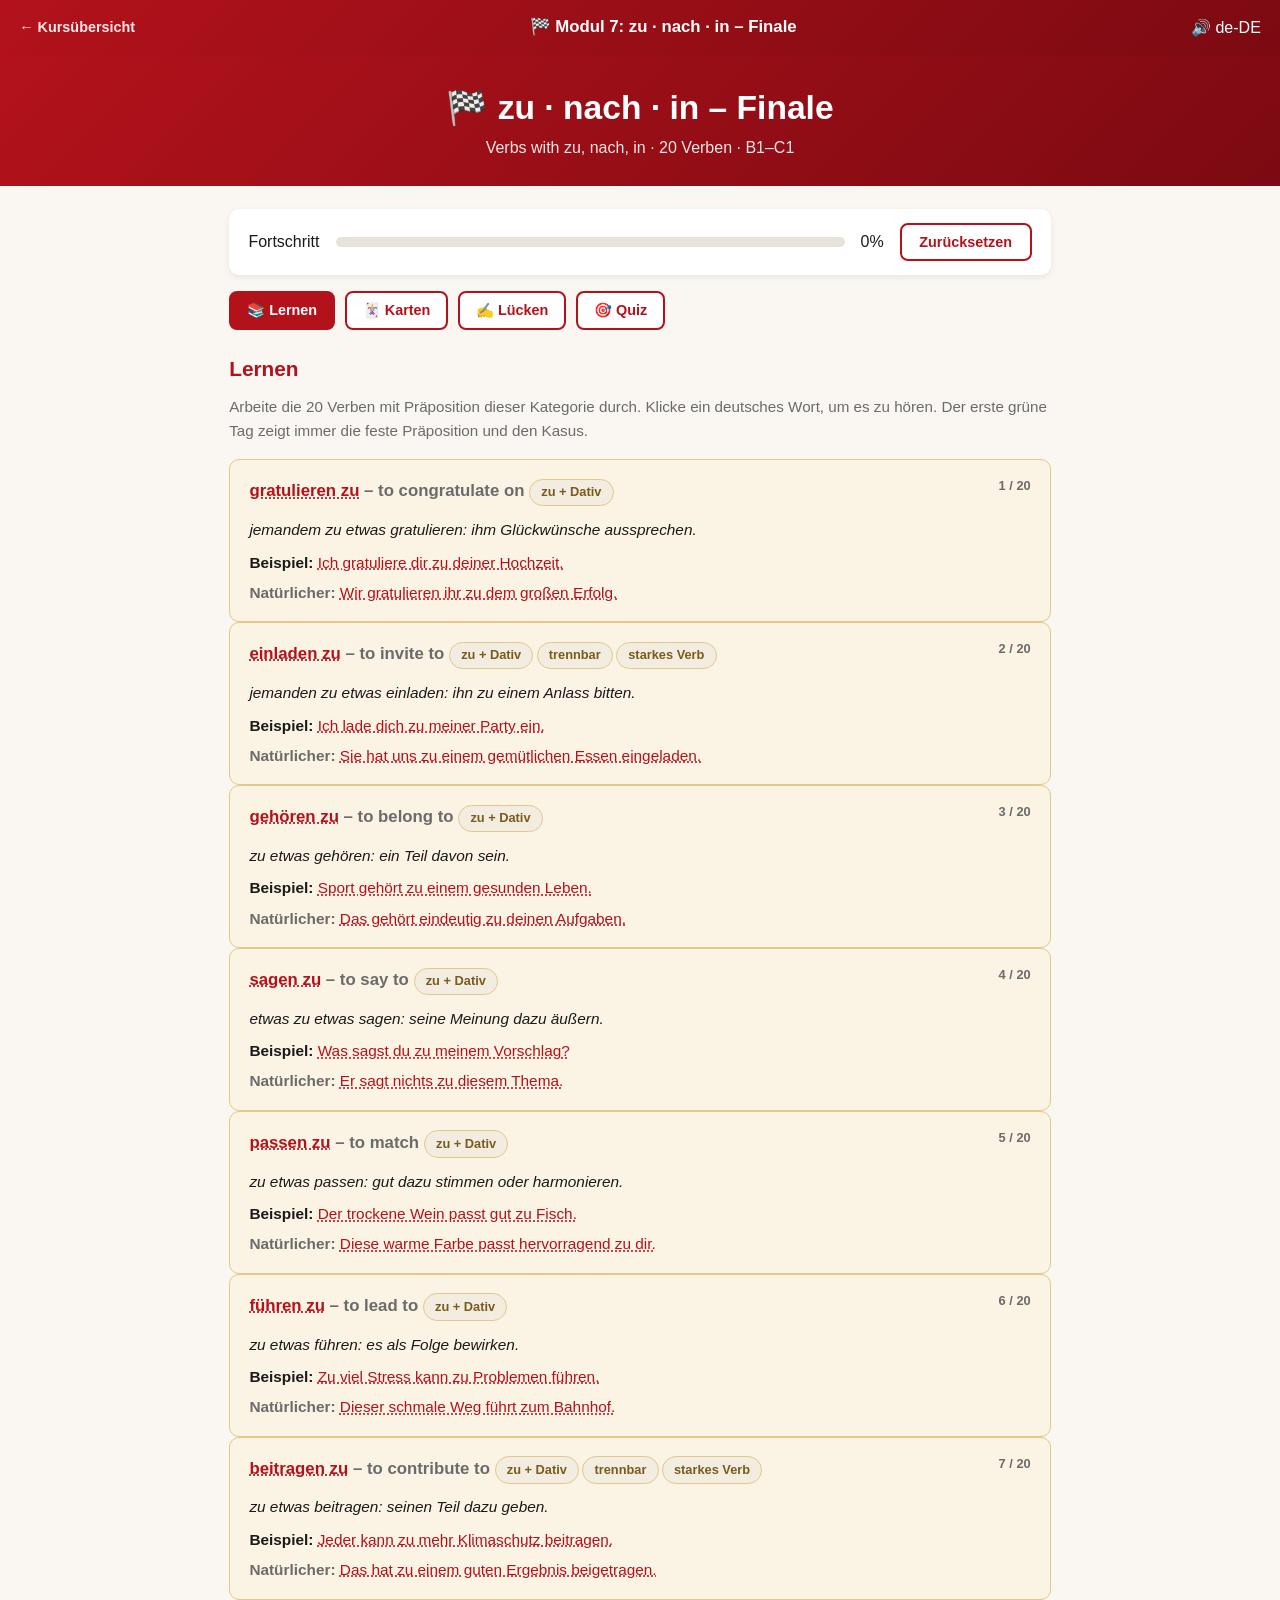
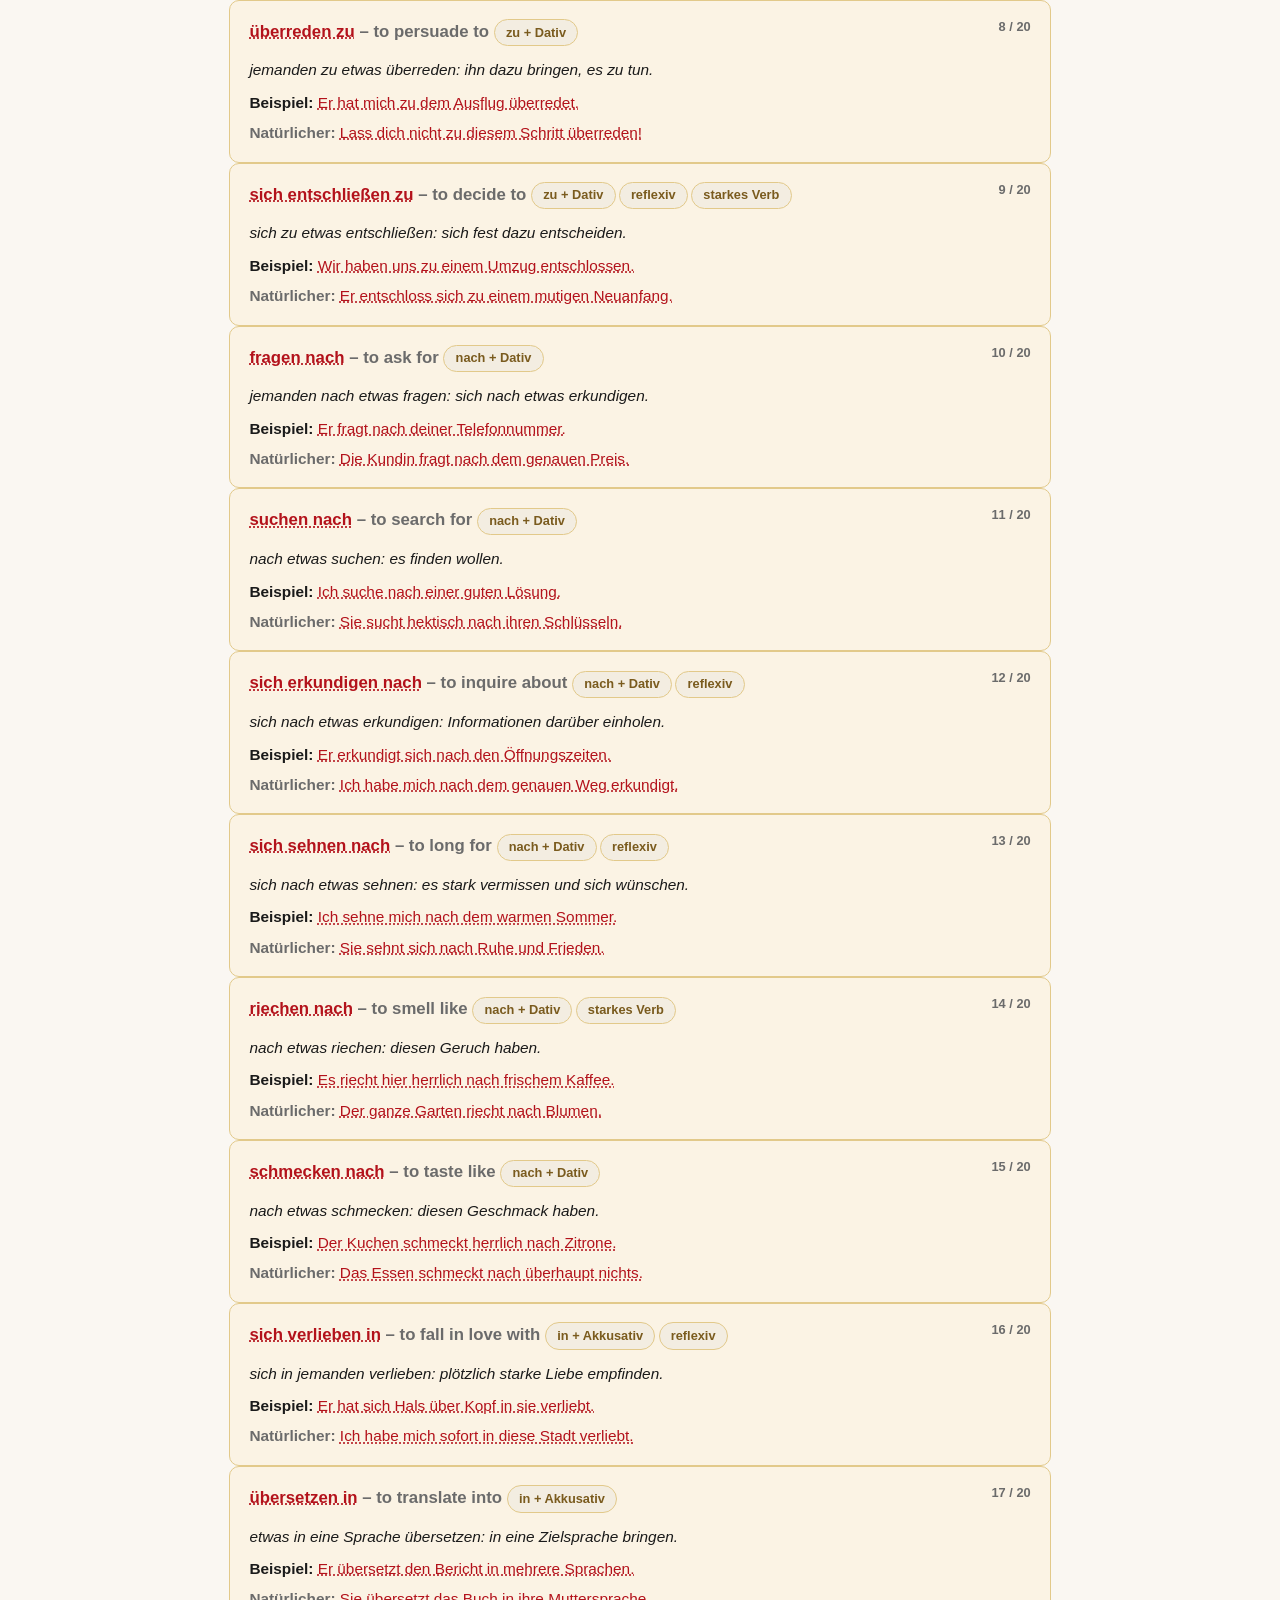
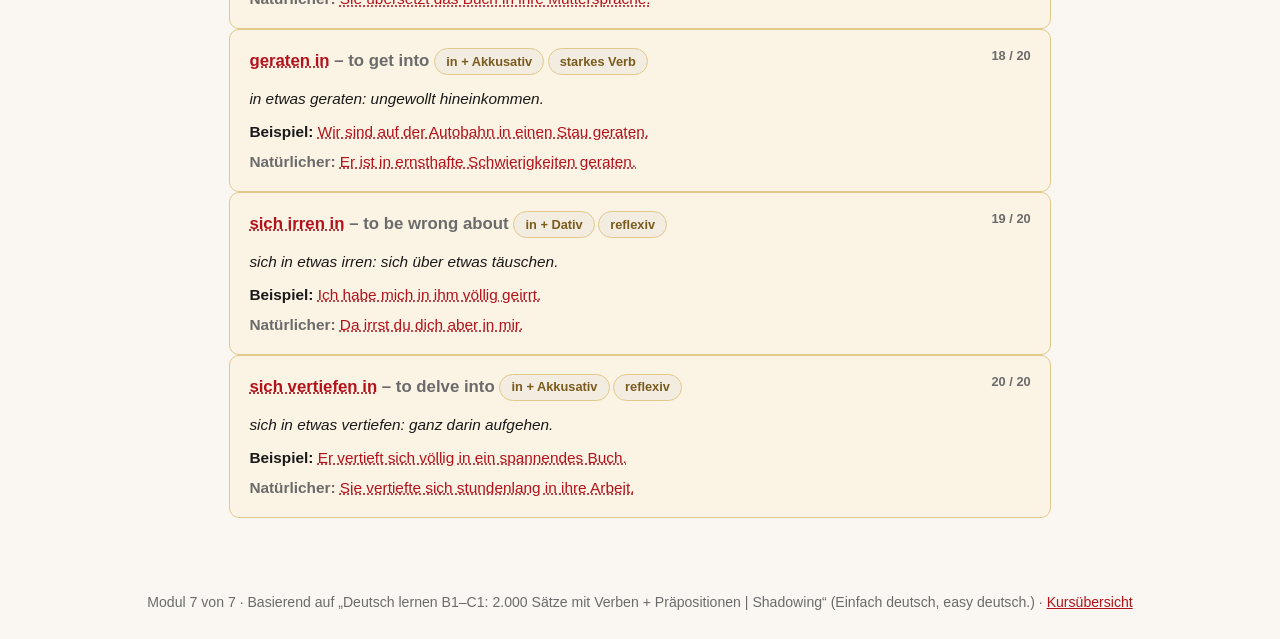
<file: 07-zu-nach-in-finale/index.html>
<!DOCTYPE html>
<html lang="de">
<head>
<meta charset="UTF-8">
<meta name="viewport" content="width=device-width, initial-scale=1.0">
<title>Modul 7: zu · nach · in – Finale – Verben mit Präpositionen</title>
<style>* { margin:0; padding:0; box-sizing:border-box; }
:root { --red:#b3121b; --red-dark:#7c0a12; --gold:#d4af37; --black:#1a1a1a; --grey:#6b6b6b; --cream:#faf7f2; }
body { font-family:-apple-system,BlinkMacSystemFont,'Segoe UI',Roboto,sans-serif; background:var(--cream); color:var(--black); line-height:1.6; }
.topbar { background:linear-gradient(135deg,var(--red) 0%,var(--red-dark) 100%); color:#fff; padding:.9rem 1.2rem; display:flex; justify-content:space-between; align-items:center; flex-wrap:wrap; gap:.5rem; }
.topbar a { color:#ffe9e9; text-decoration:none; font-weight:600; font-size:.9rem; }
.topbar .title { font-weight:700; font-size:1.05rem; }
header.hdr { background:linear-gradient(135deg,var(--red) 0%,var(--red-dark) 100%); color:#fff; padding:1.6rem 1.2rem; text-align:center; }
header.hdr h1 { font-size:clamp(1.4rem,3vw,2.1rem); }
header.hdr p { opacity:.9; }
.container { max-width:860px; margin:0 auto; padding:1.4rem 1.2rem 3rem; }
.tabs { display:flex; gap:.6rem; flex-wrap:wrap; margin-bottom:1.4rem; }
.tabbtn { border:2px solid var(--red); background:#fff; color:var(--red); padding:.55rem 1rem; border-radius:8px; font-weight:600; cursor:pointer; font-size:.9rem; transition:all .18s; }
.tabbtn.active { background:var(--red); color:#fff; }
.panel { display:none; }
.panel.active { display:block; }
.panel h2 { color:var(--red); margin-bottom:.6rem; font-size:1.3rem; }
.panel p.lede { color:var(--grey); margin-bottom:1rem; font-size:.95rem; }
.speak { color:var(--red); text-decoration:underline dotted; cursor:pointer; }
.progressbox { background:#fff; border-radius:10px; padding:.9rem 1.2rem; box-shadow:0 2px 6px rgba(0,0,0,.08); margin-bottom:1rem; display:flex; align-items:center; gap:1rem; flex-wrap:wrap; }
.progressbox .bar { flex:1; height:10px; background:#e7e2da; border-radius:6px; overflow:hidden; min-width:120px; }
.progressbox .bar .fill { height:100%; background:linear-gradient(90deg,var(--red),#e0555d); transition:width .3s; }
.btn { display:inline-block; background:var(--red); color:#fff; padding:.55rem 1.1rem; border-radius:8px; border:none; font-weight:600; font-size:.9rem; cursor:pointer; transition:background .18s; }
.btn:hover { background:var(--red-dark); }
.btn.gold { background:var(--gold); color:#1a1a1a; }
.btn.ghost { background:#fff; color:var(--red); border:2px solid var(--red); }
.qcard { background:#fff; border-radius:12px; padding:1.3rem 1.5rem; box-shadow:0 2px 8px rgba(0,0,0,.1); margin-bottom:1rem; }
.qcard .q { font-size:1.12rem; margin-bottom:.8rem; }
.qcard .q .german { font-weight:700; color:var(--red); }
.opts { display:grid; gap:.6rem; }
.opt { border:2px solid #ddd; background:#fff; padding:.7rem 1rem; border-radius:8px; cursor:pointer; font-size:.96rem; transition:all .15s; text-align:left; }
.opt:hover { border-color:var(--red); }
.opt.correct { background:#e9f7ec; border-color:#2e9e4f; }
.opt.wrong { background:#fdecec; border-color:#c0392b; }
.reveal { background:#fbf3e4; border:1px solid #e2c98a; border-radius:10px; padding:1rem 1.2rem; margin:.8rem 0 0; font-size:.96rem; }
.reveal .g { font-weight:700; color:var(--red); font-size:1.05rem; }
.reveal .en { color:var(--grey); }
.gramtag { display:inline-block; background:#f3ede1; color:#7a5b1e; border:1px solid #e2c98a; border-radius:20px; padding:.15rem .7rem; font-size:.8rem; margin:.15rem .2rem .15rem 0; }
.navbtns { display:flex; gap:.7rem; margin-top:1rem; flex-wrap:wrap; }
.flipcard { perspective:1000px; cursor:pointer; }
.flipcard .inner { position:relative; width:100%; min-height:220px; transition:transform .5s; transform-style:preserve-3d; }
.flipcard.flipped .inner { transform:rotateY(180deg); }
.face { position:absolute; inset:0; backface-visibility:hidden; -webkit-backface-visibility:hidden; border-radius:14px; padding:1.4rem; display:flex; flex-direction:column; justify-content:center; align-items:center; text-align:center; box-shadow:0 4px 14px rgba(0,0,0,.12); }
.face.front { background:#fff; border:2px solid var(--red); }
.face.front .verb { font-size:1.8rem; font-weight:800; color:var(--red); }
.face.front .hint { color:var(--grey); margin-top:.5rem; font-size:.95rem; }
.face.back { background:var(--red); color:#fff; transform:rotateY(180deg); }
.face.back .en { font-size:1.3rem; font-weight:700; margin-bottom:.6rem; }
.face.back .sent { opacity:.92; }
.empty-note { color:var(--grey); font-size:.9rem; margin-top:.4rem; }
.feedback { font-weight:700; margin-top:.6rem; }
.feedback.ok { color:#2e9e4f; }
.feedback.no { color:#c0392b; }
.feedback.sol { color:var(--grey); font-size:.9rem; font-weight:500; margin-top:.3rem; }
.speak.inline { font-size:.85rem; margin-left:.4rem; }
.qtype { font-size:.85rem; color:var(--grey); margin-bottom:.5rem; }
.qtype-tag { display:inline-block; background:var(--red); color:#fff; border-radius:20px; padding:.12rem .75rem; font-size:.78rem; font-weight:700; text-transform:uppercase; letter-spacing:.4px; vertical-align:middle; }
.qcard.results { text-align:center; border-top:5px solid var(--gold); }
.qcard.results h3 { color:var(--red); margin-bottom:.4rem; font-size:1.4rem; }
.qcard.results .bigscore { font-size:1.15rem; margin:.6rem 0 1rem; }
.qcard.results .navbtns { justify-content:center; }
@media (max-width:560px){ .flipcard .inner { min-height:190px; } .face.front .verb { font-size:1.4rem; } }.face.front .prompt { color:var(--gold); font-weight:700; font-size:.85rem; text-transform:uppercase; letter-spacing:1px; margin-bottom:.4rem; }
.face.front .en { color:var(--grey); margin-top:.4rem; font-size:.95rem; }
.face.back .prep { font-size:1.15rem; font-weight:700; margin-bottom:.5rem; }
.face.back .meaning { opacity:.92; font-size:.9rem; margin-bottom:.5rem; }
</style>
</head>
<body>
<div class="topbar"><a href="../index.html">← Kursübersicht</a><span class="title">🏁 Modul 7: zu · nach · in – Finale</span><span>🔊 de-DE</span></div>
<header class="hdr"><h1>🏁 zu · nach · in – Finale</h1><p>Verbs with zu, nach, in · 20 Verben · B1–C1</p></header>
<div class="container">
  <div class="progressbox">
    <span>Fortschritt</span>
    <div class="bar"><div class="fill" id="progFill" style="width:0%"></div></div>
    <span id="progPct">0%</span>
    <button class="btn ghost" onclick="resetProg()">Zurücksetzen</button>
  </div>

  <div class="tabs">
    <button class="tabbtn active" data-tab="study">📚 Lernen</button>
    <button class="tabbtn" data-tab="drill">🃏 Karten</button>
    <button class="tabbtn" data-tab="fill">✍️ Lücken</button>
    <button class="tabbtn" data-tab="quiz">🎯 Quiz</button>
  </div>

  <section class="panel active" id="panel-study">
    <h2>Lernen</h2>
    <p class="lede">Arbeite die 20 Verben mit Präposition dieser Kategorie durch. Klicke ein deutsches Wort, um es zu hören. Der erste grüne Tag zeigt immer die feste Präposition und den Kasus.</p>
    <div id="studyList"></div>
  </section>

  <section class="panel" id="panel-drill">
    <h2>Karten</h2>
    <p class="lede">Sieh das deutsche Verb und überlege, welche Präposition und welcher Kasus dazugehören. Dreh die Karte um, um die Lösung zu sehen.</p>
    <div class="progressbox"><span>Karte</span><span id="drillPos">1 / 20</span><div class="bar"><div class="fill" id="drillFill" style="width:0%"></div></div></div>
    <div class="flipcard" id="flipcard" onclick="flip()">
      <div class="inner">
        <div class="face front">
          <div class="prompt">Welche Präposition?</div>
          <div class="verb" id="drillVerb"></div>
          <div class="en" id="drillEn"></div>
          <div class="hint">Klicke für die Auflösung</div>
        </div>
        <div class="face back">
          <div class="prep" id="drillPrep"></div>
          <div class="sent" id="drillSent"></div>
        </div>
      </div>
    </div>
    <div class="navbtns">
      <button class="btn ghost" onclick="drillPrev()">← Zurück</button>
      <button class="btn" onclick="drillNext()">Weiter →</button>
    </div>
    <p class="empty-note">Karten durchlaufen die Verben in zufälliger Reihenfolge.</p>
  </section>

  <section class="panel" id="panel-fill">
    <h2>Lücken füllen</h2>
    <p class="lede">Vervollständige den Satz mit der passenden Präposition. Wähle die richtige Präposition und klicke auf „Weiter“.</p>
    <div class="progressbox"><span>Frage</span><span id="fillPos">1 / 10</span><div class="bar"><div class="fill" id="fillFill" style="width:0%"></div></div><span>Punkte</span><span id="fillScore">0 / 0</span></div>
    <div id="fillQ"></div>
    <div class="navbtns"><button class="btn ghost" onclick="fillReset()">Neu mischen</button></div>
    <p class="empty-note">10 zufällige Sätze aus dieser Kategorie. Die richtige Präposition wird automatisch erkannt.</p>
  </section>

  <section class="panel" id="panel-quiz">
    <h2>Quiz</h2>
    <p class="lede">10 gemischte Fragetypen: Präposition, Kasus, Übersetzung und Verbwahl. Jede Frage ist oben beschriftet – antworte und klicke auf „Weiter“.</p>
    <div class="progressbox"><span>Frage</span><span id="quizPos">1 / 10</span><div class="bar"><div class="fill" id="quizFill" style="width:0%"></div></div><span>Punkte</span><span id="quizScore">0 / 0</span></div>
    <div id="quizQ"></div>
    <div class="navbtns"><button class="btn ghost" onclick="quizReset()">Neu mischen</button></div>
    <p class="empty-note">10 Fragen, gemischt aus allen 20 Verben mit Präposition dieser Kategorie.</p>
  </section>
</div>
<footer style="text-align:center;padding:1.6rem;color:var(--grey);font-size:.88rem">
  <p>Modul 7 von 7 · Basierend auf „Deutsch lernen B1–C1: 2.000 Sätze mit Verben + Präpositionen | Shadowing“ (Einfach deutsch, easy deutsch.) · <a href="../index.html" style="color:var(--red)">Kursübersicht</a></p>
</footer>
<script>
const VERBS = [{"v": "gratulieren zu", "verb": "gratulieren", "prep": "zu", "case": "Dativ", "en": "to congratulate on", "meaning": "jemandem zu etwas gratulieren: ihm Glückwünsche aussprechen.", "example": "Ich gratuliere dir zu deiner Hochzeit.", "natural": "Wir gratulieren ihr zu dem großen Erfolg.", "grammar": "zu + Dativ"}, {"v": "einladen zu", "verb": "einladen", "prep": "zu", "case": "Dativ", "en": "to invite to", "meaning": "jemanden zu etwas einladen: ihn zu einem Anlass bitten.", "example": "Ich lade dich zu meiner Party ein.", "natural": "Sie hat uns zu einem gemütlichen Essen eingeladen.", "grammar": "zu + Dativ · trennbar · starkes Verb"}, {"v": "gehören zu", "verb": "gehören", "prep": "zu", "case": "Dativ", "en": "to belong to", "meaning": "zu etwas gehören: ein Teil davon sein.", "example": "Sport gehört zu einem gesunden Leben.", "natural": "Das gehört eindeutig zu deinen Aufgaben.", "grammar": "zu + Dativ"}, {"v": "sagen zu", "verb": "sagen", "prep": "zu", "case": "Dativ", "en": "to say to", "meaning": "etwas zu etwas sagen: seine Meinung dazu äußern.", "example": "Was sagst du zu meinem Vorschlag?", "natural": "Er sagt nichts zu diesem Thema.", "grammar": "zu + Dativ"}, {"v": "passen zu", "verb": "passen", "prep": "zu", "case": "Dativ", "en": "to match", "meaning": "zu etwas passen: gut dazu stimmen oder harmonieren.", "example": "Der trockene Wein passt gut zu Fisch.", "natural": "Diese warme Farbe passt hervorragend zu dir.", "grammar": "zu + Dativ"}, {"v": "führen zu", "verb": "führen", "prep": "zu", "case": "Dativ", "en": "to lead to", "meaning": "zu etwas führen: es als Folge bewirken.", "example": "Zu viel Stress kann zu Problemen führen.", "natural": "Dieser schmale Weg führt zum Bahnhof.", "grammar": "zu + Dativ"}, {"v": "beitragen zu", "verb": "beitragen", "prep": "zu", "case": "Dativ", "en": "to contribute to", "meaning": "zu etwas beitragen: seinen Teil dazu geben.", "example": "Jeder kann zu mehr Klimaschutz beitragen.", "natural": "Das hat zu einem guten Ergebnis beigetragen.", "grammar": "zu + Dativ · trennbar · starkes Verb"}, {"v": "überreden zu", "verb": "überreden", "prep": "zu", "case": "Dativ", "en": "to persuade to", "meaning": "jemanden zu etwas überreden: ihn dazu bringen, es zu tun.", "example": "Er hat mich zu dem Ausflug überredet.", "natural": "Lass dich nicht zu diesem Schritt überreden!", "grammar": "zu + Dativ"}, {"v": "sich entschließen zu", "verb": "sich entschließen", "prep": "zu", "case": "Dativ", "en": "to decide to", "meaning": "sich zu etwas entschließen: sich fest dazu entscheiden.", "example": "Wir haben uns zu einem Umzug entschlossen.", "natural": "Er entschloss sich zu einem mutigen Neuanfang.", "grammar": "zu + Dativ · reflexiv · starkes Verb"}, {"v": "fragen nach", "verb": "fragen", "prep": "nach", "case": "Dativ", "en": "to ask for", "meaning": "jemanden nach etwas fragen: sich nach etwas erkundigen.", "example": "Er fragt nach deiner Telefonnummer.", "natural": "Die Kundin fragt nach dem genauen Preis.", "grammar": "nach + Dativ"}, {"v": "suchen nach", "verb": "suchen", "prep": "nach", "case": "Dativ", "en": "to search for", "meaning": "nach etwas suchen: es finden wollen.", "example": "Ich suche nach einer guten Lösung.", "natural": "Sie sucht hektisch nach ihren Schlüsseln.", "grammar": "nach + Dativ"}, {"v": "sich erkundigen nach", "verb": "sich erkundigen", "prep": "nach", "case": "Dativ", "en": "to inquire about", "meaning": "sich nach etwas erkundigen: Informationen darüber einholen.", "example": "Er erkundigt sich nach den Öffnungszeiten.", "natural": "Ich habe mich nach dem genauen Weg erkundigt.", "grammar": "nach + Dativ · reflexiv"}, {"v": "sich sehnen nach", "verb": "sich sehnen", "prep": "nach", "case": "Dativ", "en": "to long for", "meaning": "sich nach etwas sehnen: es stark vermissen und sich wünschen.", "example": "Ich sehne mich nach dem warmen Sommer.", "natural": "Sie sehnt sich nach Ruhe und Frieden.", "grammar": "nach + Dativ · reflexiv"}, {"v": "riechen nach", "verb": "riechen", "prep": "nach", "case": "Dativ", "en": "to smell like", "meaning": "nach etwas riechen: diesen Geruch haben.", "example": "Es riecht hier herrlich nach frischem Kaffee.", "natural": "Der ganze Garten riecht nach Blumen.", "grammar": "nach + Dativ · starkes Verb"}, {"v": "schmecken nach", "verb": "schmecken", "prep": "nach", "case": "Dativ", "en": "to taste like", "meaning": "nach etwas schmecken: diesen Geschmack haben.", "example": "Der Kuchen schmeckt herrlich nach Zitrone.", "natural": "Das Essen schmeckt nach überhaupt nichts.", "grammar": "nach + Dativ"}, {"v": "sich verlieben in", "verb": "sich verlieben", "prep": "in", "case": "Akkusativ", "en": "to fall in love with", "meaning": "sich in jemanden verlieben: plötzlich starke Liebe empfinden.", "example": "Er hat sich Hals über Kopf in sie verliebt.", "natural": "Ich habe mich sofort in diese Stadt verliebt.", "grammar": "in + Akkusativ · reflexiv"}, {"v": "übersetzen in", "verb": "übersetzen", "prep": "in", "case": "Akkusativ", "en": "to translate into", "meaning": "etwas in eine Sprache übersetzen: in eine Zielsprache bringen.", "example": "Er übersetzt den Bericht in mehrere Sprachen.", "natural": "Sie übersetzt das Buch in ihre Muttersprache.", "grammar": "in + Akkusativ"}, {"v": "geraten in", "verb": "geraten", "prep": "in", "case": "Akkusativ", "en": "to get into", "meaning": "in etwas geraten: ungewollt hineinkommen.", "example": "Wir sind auf der Autobahn in einen Stau geraten.", "natural": "Er ist in ernsthafte Schwierigkeiten geraten.", "grammar": "in + Akkusativ · starkes Verb"}, {"v": "sich irren in", "verb": "sich irren", "prep": "in", "case": "Dativ", "en": "to be wrong about", "meaning": "sich in etwas irren: sich über etwas täuschen.", "example": "Ich habe mich in ihm völlig geirrt.", "natural": "Da irrst du dich aber in mir.", "grammar": "in + Dativ · reflexiv"}, {"v": "sich vertiefen in", "verb": "sich vertiefen", "prep": "in", "case": "Akkusativ", "en": "to delve into", "meaning": "sich in etwas vertiefen: ganz darin aufgehen.", "example": "Er vertieft sich völlig in ein spannendes Buch.", "natural": "Sie vertiefte sich stundenlang in ihre Arbeit.", "grammar": "in + Akkusativ · reflexiv"}];
const CATID = 7;
// =============================================================
//  Verben mit Präpositionen - module app logic
//  Expects VERBS (array) and CATID (int) defined before this file.
// =============================================================
const N = VERBS.length;
const KEY = 'dvp-progress-' + CATID;

const TTS = (() => {
  const u = ('speechSynthesis' in window) ? window.speechSynthesis : null;
  let voice = null;
  if (u) {
    const pick = () => {
      const vs = u.getVoices();
      voice = vs.find(v => v.lang === 'de-DE') || vs.find(v => v.lang && v.lang.slice(0, 2) === 'de') || null;
    };
    pick();
    u.onvoiceschanged = pick;
  }
  return {
    ok: !!u,
    speak(t) {
      if (!u) return;
      u.cancel();
      const x = new SpeechSynthesisUtterance(t);
      x.lang = 'de-DE';
      x.rate = 0.92;
      if (voice) x.voice = voice;
      u.speak(x);
    }
  };
})();

window.speak = function (t) { TTS.speak(t); };

function escHtml(s) {
  return String(s).replace(/&/g, '&amp;').replace(/</g, '&lt;').replace(/>/g, '&gt;');
}

function q(tag, attrs, html) {
  const el = document.createElement(tag);
  for (const k in attrs) el.setAttribute(k, attrs[k]);
  if (html != null) el.innerHTML = html;
  return el;
}

// ---------- progress ----------
function setProg(p) {
  p = Math.max(0, Math.min(100, Math.round(p)));
  localStorage.setItem(KEY, p);
  const f = document.getElementById('progFill');
  const t = document.getElementById('progPct');
  if (f) f.style.width = p + '%';
  if (t) t.textContent = p + '%';
}
function getProg() { return parseInt(localStorage.getItem(KEY) || '0', 10); }
function resetProg() {
  if (confirm('Fortschritt zurücksetzen?')) {
    localStorage.removeItem(KEY);
    setProg(0);
  }
}
setProg(getProg());

// ---------- tabs ----------
document.querySelectorAll('.tabbtn').forEach(b => b.addEventListener('click', () => {
  document.querySelectorAll('.tabbtn').forEach(x => x.classList.remove('active'));
  document.querySelectorAll('.panel').forEach(x => x.classList.remove('active'));
  b.classList.add('active');
  document.getElementById('panel-' + b.dataset.tab).classList.add('active');
}));

// ---------- helpers ----------
function shuffle(a) {
  const arr = a.slice();
  for (let i = arr.length - 1; i > 0; i--) {
    const j = Math.floor(Math.random() * (i + 1));
    [arr[i], arr[j]] = [arr[j], arr[i]];
  }
  return arr;
}

const PREPS = ['an', 'auf', 'aus', 'bei', 'durch', 'für', 'gegen', 'in', 'mit', 'nach', 'über', 'um', 'unter', 'von', 'vor', 'zu'];

// Blank the preposition in a sentence (example preferred, else natural).
function clozeFor(v) {
  const re = new RegExp('\\b' + v.prep.replace(/[.*+?^${}()|[\]\\]/g, '\\$&') + '\\b', 'i');
  for (const c of [{ s: v.example, label: 'Beispiel' }, { s: v.natural, label: 'Natürlicher' }]) {
    const m = c.s.match(re);
    if (m) {
      return {
        blanked: c.s.slice(0, m.index) + '______' + c.s.slice(m.index + m[0].length),
        original: c.s,
        label: c.label,
        hit: m[0]
      };
    }
  }
  return null;
}

// 4 preposition options (1 correct + 3 plausible distractors)
function prepOptions(correct) {
  const seen = new Set([correct.toLowerCase()]);
  const opts = [correct];
  for (const p of shuffle(PREPS)) {
    if (!seen.has(p.toLowerCase())) { seen.add(p.toLowerCase()); opts.push(p); }
    if (opts.length === 4) break;
  }
  return shuffle(opts);
}

// 4 verb+preposition options (1 correct + 3 distractors)
function verbOptions(correctV) {
  const seen = new Set([correctV.toLowerCase()]);
  const opts = [correctV];
  for (const w of shuffle(VERBS.map(x => x.v))) {
    const key = w.toLowerCase();
    if (!seen.has(key)) { seen.add(key); opts.push(w); }
    if (opts.length === 4) break;
  }
  return shuffle(opts);
}

// ---------- study ----------
(function () {
  const list = document.getElementById('studyList');
  VERBS.forEach((v, i) => {
    const tags = escHtml(v.grammar).split('·').map(g => `<span class="gramtag">${g.trim()}</span>`).join('');
    const card = q('div', { className: 'qcard' }, `
      <div class="reveal" style="margin:0">
        <div class="g"><span class="speak" data-speak="verb">${escHtml(v.v)}</span>
          <span class="en">– ${escHtml(v.en)}</span> ${tags}
          <span style="float:right;color:var(--grey);font-size:.8rem">${i + 1} / ${N}</span>
        </div>
        <div style="margin-top:.6rem"><em>${escHtml(v.meaning)}</em></div>
        <div style="margin-top:.5rem"><b>Beispiel:</b> <span class="speak" data-speak="example">${escHtml(v.example)}</span></div>
        <div style="margin-top:.35rem;color:var(--grey)"><b>Natürlicher:</b> <span class="speak" data-speak="natural">${escHtml(v.natural)}</span></div>
      </div>`);
    card.querySelectorAll('.speak[data-speak]').forEach(sp => {
      sp.addEventListener('click', e => {
        e.stopPropagation();
        const kind = sp.dataset.speak;
        TTS.speak(kind === 'verb' ? v.v : kind === 'example' ? v.example : v.natural);
      });
    });
    list.appendChild(card);
  });
})();

// ---------- drill (flashcards) ----------
let drillOrder = shuffle([...Array(N).keys()]);
let drillIdx = 0;

function setDrill() {
  const v = VERBS[drillOrder[drillIdx]];
  const card = document.getElementById('flipcard');
  card.classList.remove('flipped');
  const verbEl = document.getElementById('drillVerb');
  verbEl.className = 'verb speak';
  verbEl.textContent = v.verb;
  verbEl.onclick = (e) => { e.stopPropagation(); TTS.speak(v.v); };
  document.getElementById('drillEn').textContent = v.en;
  document.getElementById('drillPrep').textContent = v.prep + ' + ' + v.case;
  document.getElementById('drillSent').innerHTML =
    '<b>' + escHtml(v.v) + '</b> = ' + escHtml(v.en) + '<br><br><b>Beispiel:</b> ' + escHtml(v.example) + '<br><b>Natürlicher:</b> ' + escHtml(v.natural);
  document.getElementById('drillPos').textContent = (drillIdx + 1) + ' / ' + N;
  document.getElementById('drillFill').style.width = ((drillIdx + 1) / N * 100) + '%';
}
function flip() { document.getElementById('flipcard').classList.toggle('flipped'); }
function drillNext() {
  if (drillIdx === N - 1) {
    drillOrder = shuffle([...Array(N).keys()]);
    drillIdx = 0;
  } else {
    drillIdx++;
  }
  setDrill();
  setProg(getProg() + Math.max(1, Math.round(100 / N)));
}
function drillPrev() {
  if (drillIdx === 0) { setDrill(); return; }
  drillIdx--;
  setDrill();
}
setDrill();

// =============================================================
//  LÜCKEN (Welche Präposition passt?)
// =============================================================
const ROUND_LEN = 10;
let fillItems = [], fillIdx = 0, fillScore = 0, fillAnswered = 0;

function fillScoreElt() { return document.getElementById('fillScore'); }

function genFill() {
  fillItems = shuffle(VERBS.map((v, i) => ({ v, i }))).slice(0, ROUND_LEN);
  fillIdx = 0; fillScore = 0; fillAnswered = 0;
  fillShow();
}

function fillProgress() {
  document.getElementById('fillPos').textContent = (fillIdx + 1) + ' / ' + ROUND_LEN;
  document.getElementById('fillFill').style.width = ((fillIdx + 1) / ROUND_LEN * 100) + '%';
  if (fillScoreElt()) fillScoreElt().textContent = fillScore + ' / ' + fillAnswered + ' richtig';
}

function fillShow() {
  fillProgress();
  const it = fillItems[fillIdx];
  const v = VERBS[it.i];
  const cloze = clozeFor(v);
  const opts = prepOptions(v.prep);

  let inner;
  if (cloze) {
    inner = `
      <p class="qtype">Welche Präposition passt in den Satz? <span class="qtype-tag">${cloze.label}</span></p>
      <div class="q"><em>„${escHtml(cloze.blanked)}“</em>
        <span class="speak inline" data-say="${escHtml(cloze.original)}">🔊 anhören</span></div>
      <div class="opts">${opts.map(o => `<button class="opt" data-ok="${o === v.prep ? '1' : '0'}">${escHtml(o)}</button>`).join('')}</div>`;
  } else {
    inner = `
      <p class="qtype">Welche Präposition gehört zu „${escHtml(v.verb)}“?</p>
      <div class="q"><em>„${escHtml(v.meaning)}“</em></div>
      <div class="opts">${opts.map(o => `<button class="opt" data-ok="${o === v.prep ? '1' : '0'}">${escHtml(o)}</button>`).join('')}</div>`;
  }
  const box = q('div', { className: 'qcard' }, inner + `<div id="fillFb"></div>`);
  box.querySelectorAll('.opt').forEach(b => b.addEventListener('click', () => fillPick(b, v)));
  box.querySelectorAll('.speak[data-say]').forEach(sp => sp.addEventListener('click', e => { e.stopPropagation(); TTS.speak(sp.dataset.say); }));
  const host = document.getElementById('fillQ');
  host.innerHTML = '';
  host.appendChild(box);
}

function fillPick(btn, v) {
  if (btn.disabled) return;
  boxdisabled('#fillQ .opt');
  const ok = btn.dataset.ok === '1';
  btn.classList.add(ok ? 'correct' : 'wrong');
  fillAnswered++;
  if (ok) fillScore++;

  const cloze = clozeFor(v);
  const fb = document.getElementById('fillFb');
  const sol = cloze
    ? `Die Lösung: <span class="speak" data-sol="${escHtml(cloze.original)}">„${escHtml(cloze.original)}“</span>`
    : `Die Lösung: <b>${escHtml(v.v)}</b>`;

  fb.innerHTML = (ok
    ? `<div class="feedback ok">Richtig! 🎉</div>`
    : `<div class="feedback no">Nicht ganz – <b>${escHtml(v.v)}</b> (${escHtml(v.en)})</div>`)
    + `<div class="feedback sol">${sol}</div>`;

  fb.querySelectorAll('.speak').forEach(sp => sp.addEventListener('click', e => { e.stopPropagation(); TTS.speak(sp.dataset.sol); }));

  fillProgress();
  setProg(getProg() + 1);

  const btnWrap = q('div', { className: 'navbtns' },
    fillIdx < ROUND_LEN - 1
      ? `<button class="btn">Weiter →</button>`
      : `<button class="btn">Ergebnis anzeigen 🏁</button>`);
  btnWrap.querySelector('button').addEventListener('click', () => {
    if (fillIdx < ROUND_LEN - 1) { fillIdx++; fillShow(); }
    else fillResult();
  });
  fb.appendChild(btnWrap);
}

function fillResult() {
  const host = document.getElementById('fillQ');
  host.innerHTML = '';
  const card = q('div', { className: 'qcard results' }, `
    <h3>🏁 Runde geschafft</h3>
    <p class="bigscore">Du hast <b>${fillScore}</b> von <b>${ROUND_LEN}</b> Sätzen richtig ergänzt.</p>
    <div class="navbtns">
      <button class="btn" id="fillAgain">Nochmal spielen</button>
      <button class="btn ghost" onclick="document.querySelector('[data-tab=drill]').click()">Zu den Karten</button>
    </div>`);
  card.querySelector('#fillAgain').addEventListener('click', genFill);
  host.appendChild(card);
  fillProgress();
}
function boxdisabled(sel) { [...document.querySelectorAll(sel)].forEach(o => o.disabled = true); }
function fillReset() { genFill(); }
genFill();

// =============================================================
//  QUIZ
// =============================================================
let quizItems = [], quizIdx = 0, quizScore = 0, quizAnswered = 0;

function quizScoreElt() { return document.getElementById('quizScore'); }

function genQuiz() {
  quizItems = shuffle(VERBS.map((v, i) => ({ v, i }))).slice(0, ROUND_LEN);
  quizIdx = 0; quizScore = 0; quizAnswered = 0;
  quizShow();
}

function quizProgress() {
  document.getElementById('quizPos').textContent = (quizIdx + 1) + ' / ' + ROUND_LEN;
  document.getElementById('quizFill').style.width = ((quizIdx + 1) / ROUND_LEN * 100) + '%';
  if (quizScoreElt()) quizScoreElt().textContent = quizScore + ' / ' + quizAnswered + ' richtig';
}

function quizShow() {
  quizProgress();
  const it = quizItems[quizIdx];
  const v = VERBS[it.i];

  // fixed per item -> predictable and balanced
  const tpl = (it.i * 7 + quizIdx) % 4;
  const pool = shuffle(VERBS.filter(x => x.i !== it.i));

  let badge, qhtml, opts, correct;

  if (tpl === 0) {            // Welche Präposition?
    badge = 'Präposition';
    correct = v.prep;
    const cloze = clozeFor(v);
    if (cloze) {
      qhtml = `Welche Präposition passt in den Satz? <span class="speak inline" data-say="${escHtml(cloze.original)}">🔊 anhören</span>
        <div class="q" style="margin-top:.6rem"><em>„${escHtml(cloze.blanked)}“</em></div>`;
    } else {
      qhtml = `Welche Präposition gehört zu „<b>${escHtml(v.verb)}</b>“? <em>${escHtml(v.meaning)}</em>`;
    }
    opts = prepOptions(v.prep);
  } else if (tpl === 1) {     // Akkusativ oder Dativ?
    badge = 'Kasus';
    correct = v.case;
    qhtml = `Welchen Fall verlangt „<b>${escHtml(v.v)}</b>“?`;
    opts = ['Akkusativ', 'Dativ'];
  } else if (tpl === 2) {     // Deutsch -> Englisch
    badge = 'Deutsch → Englisch';
    correct = v.en;
    qhtml = `Was bedeutet „<b>${escHtml(v.v)}</b>“? <span class="speak inline" data-say="${escHtml(v.v)}">🔊 anhören</span>`;
    const seen = new Set([v.en]); const o = [v.en];
    for (const d of pool) { if (!seen.has(d.en.toLowerCase())) { seen.add(d.en.toLowerCase()); o.push(d.en); } if (o.length === 4) break; }
    opts = shuffle(o);
  } else {                    // Englisch -> Deutsch
    badge = 'Englisch → Deutsch';
    correct = v.v;
    qhtml = `Wie heißt „<b>${escHtml(v.en)}</b>“ auf Deutsch?`;
    opts = verbOptions(v.v);
  }

  const box = q('div', { className: 'qcard' }, `
    <p class="qtype"><span class="qtype-tag">${badge}</span></p>
    <div class="q">${qhtml}</div>
    <div class="opts">${opts.map(o => `<button class="opt" data-ok="${String(o) === String(correct) ? '1' : '0'}">${escHtml(o)}</button>`).join('')}</div>
    <div id="quizFb"></div>`);
  box.querySelectorAll('.opt').forEach(b => b.addEventListener('click', () => quizPick(b, String(correct), v)));
  box.querySelectorAll('.speak[data-say]').forEach(sp => sp.addEventListener('click', e => { e.stopPropagation(); TTS.speak(sp.dataset.say); }));
  const host = document.getElementById('quizQ');
  host.innerHTML = '';
  host.appendChild(box);
}

function quizPick(btn, correct, v) {
  if (btn.disabled) return;
  boxdisabled('#quizQ .opt');
  const ok = btn.dataset.ok === '1';
  btn.classList.add(ok ? 'correct' : 'wrong');
  quizAnswered++;
  if (ok) quizScore++;

  const fb = document.getElementById('quizFb');
  let extra = '';
  if (!ok) extra = `<div class="feedback sol">Antwort: <b>${escHtml(correct)}</b> · ${escHtml(v.v)} (${escHtml(v.prep)} + ${escHtml(v.case)})</div>`;
  fb.innerHTML = (ok
    ? `<div class="feedback ok">Richtig! 🎉</div>`
    : `<div class="feedback no">Leider falsch.</div>`)
    + extra;

  quizProgress();
  setProg(getProg() + 1);

  const btnWrap = q('div', { className: 'navbtns' },
    quizIdx < ROUND_LEN - 1
      ? `<button class="btn">Weiter →</button>`
      : `<button class="btn">Ergebnis anzeigen 🏁</button>`);
  btnWrap.querySelector('button').addEventListener('click', () => {
    if (quizIdx < ROUND_LEN - 1) { quizIdx++; quizShow(); }
    else quizResult();
  });
  fb.appendChild(btnWrap);
}

function quizResult() {
  const host = document.getElementById('quizQ');
  host.innerHTML = '';
  const card = q('div', { className: 'qcard results' }, `
    <h3>🏁 Quiz geschafft</h3>
    <p class="bigscore">Du hast <b>${quizScore}</b> von <b>${ROUND_LEN}</b> Fragen richtig beantwortet.</p>
    <div class="navbtns">
      <button class="btn" id="quizAgain">Nochmal spielen</button>
      <button class="btn ghost" onclick="document.querySelector('[data-tab=drill]').click()">Zu den Karten</button>
    </div>`);
  card.querySelector('#quizAgain').addEventListener('click', genQuiz);
  host.appendChild(card);
  quizProgress();
}
function quizReset() { genQuiz(); }
genQuiz();

</script>
</body>
</html>
</file>
